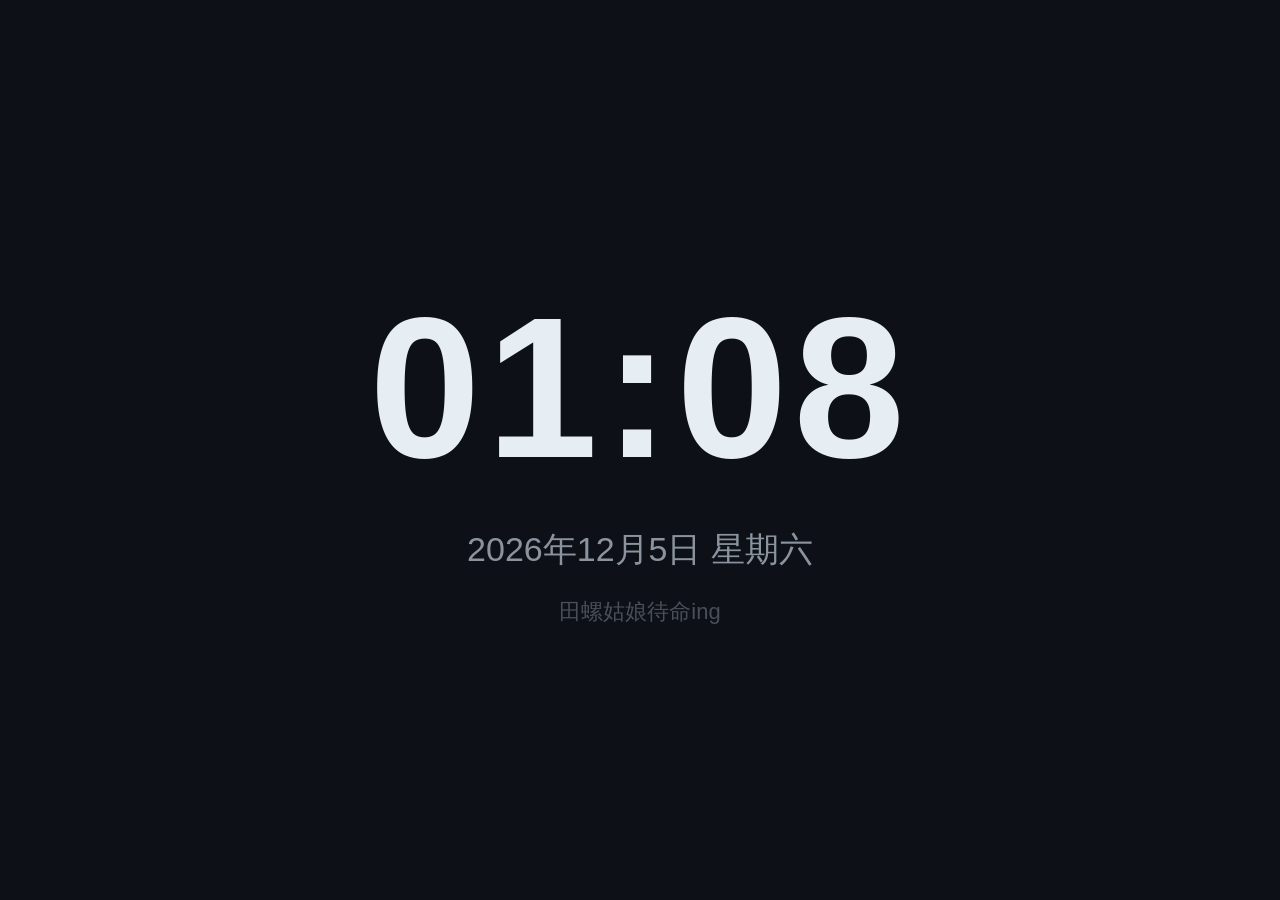
<file: web/index.html>
<!DOCTYPE html>
<html lang="zh-CN">
<head>
<meta charset="UTF-8">
<meta name="viewport" content="width=device-width, initial-scale=1.0">
<title>田螺姑娘</title>
<link rel="stylesheet" href="css/style.css?v=20261125b">
</head>
<body>
<!-- 待机时钟 -->
  <div id="view-clock" class="view">
    <div id="clock-time">--:--</div>
    <div id="clock-date">----年--月--日 星期-</div>
    <div id="clock-hint">田螺姑娘待命ing</div>
  </div>

  <!-- 卡片（fullscreen 或 banner 两种模式） -->
  <div id="view-card" class="view hidden">
    <div id="card-priority"></div>
    <div id="card-title"></div>
    <ul id="card-items"></ul>
  </div>

  <!-- 自定义网页（临时模态层，居中卡片；常驻页面请用 slot） -->
  <div id="view-html" class="view hidden">
    <div class="modal-mask"></div>
    <div class="temp-box">
      <iframe id="html-frame" sandbox="allow-scripts allow-same-origin" title="content"></iframe>
      <button id="temp-close" class="temp-close hidden" aria-label="关闭">×</button>
    </div>
  </div>

  <!-- 常驻页签 iframe 容器（slot 指令动态创建，各槽独立保活） -->
  <div id="slot-frames"></div>

  <!-- 图片（临时模态层，居中卡片） -->
  <div id="view-image" class="view hidden">
    <div class="modal-mask"></div>
    <div class="temp-box">
      <img id="image-img" alt="">
      <button id="temp-close-img" class="temp-close hidden" aria-label="关闭">×</button>
    </div>
  </div>

  <!-- 左侧页签栏（点按切换常驻槽）；连接徽标固定在栏底，不再悬浮遮挡内容 -->
  <div id="slot-bar" class="hidden">
    <div id="slot-list"></div>
    <div id="status" class="badge badge-off">未连接</div>
  </div>

  <!-- 播报字幕条 -->
  <div id="speak-bar" class="hidden"><span id="speak-text"></span></div>

  <!-- 聆听提示条 -->
  <div id="listen-bar" class="hidden">🎙 我在听，请讲……<span id="listen-count"></span></div>

  <!-- 熄屏遮罩 -->
  <div id="off-overlay" class="hidden"></div>

  <script src="vendor/mqtt.min.js"></script>
  <script src="js/config.js?v=20261124"></script>
  <script src="js/app.js?v=20261122ak"></script>
</body>
</html>
</file>
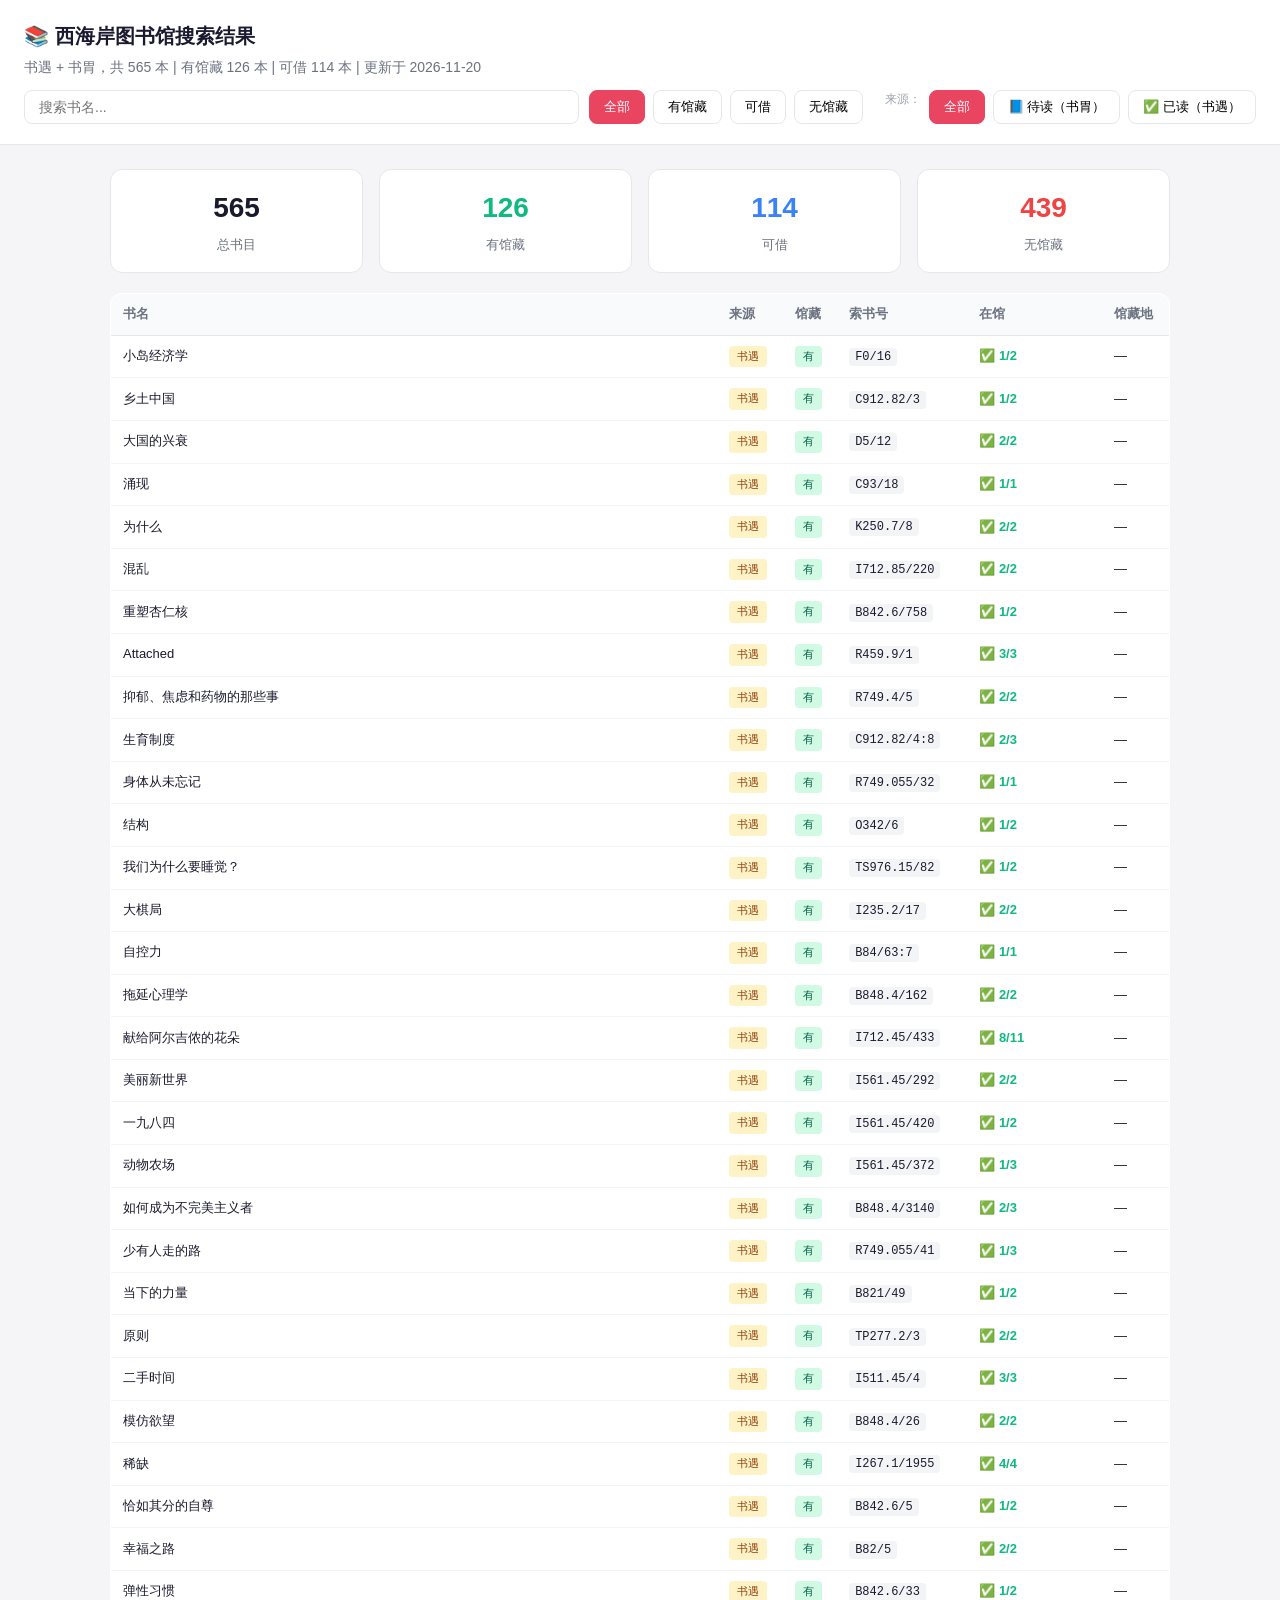
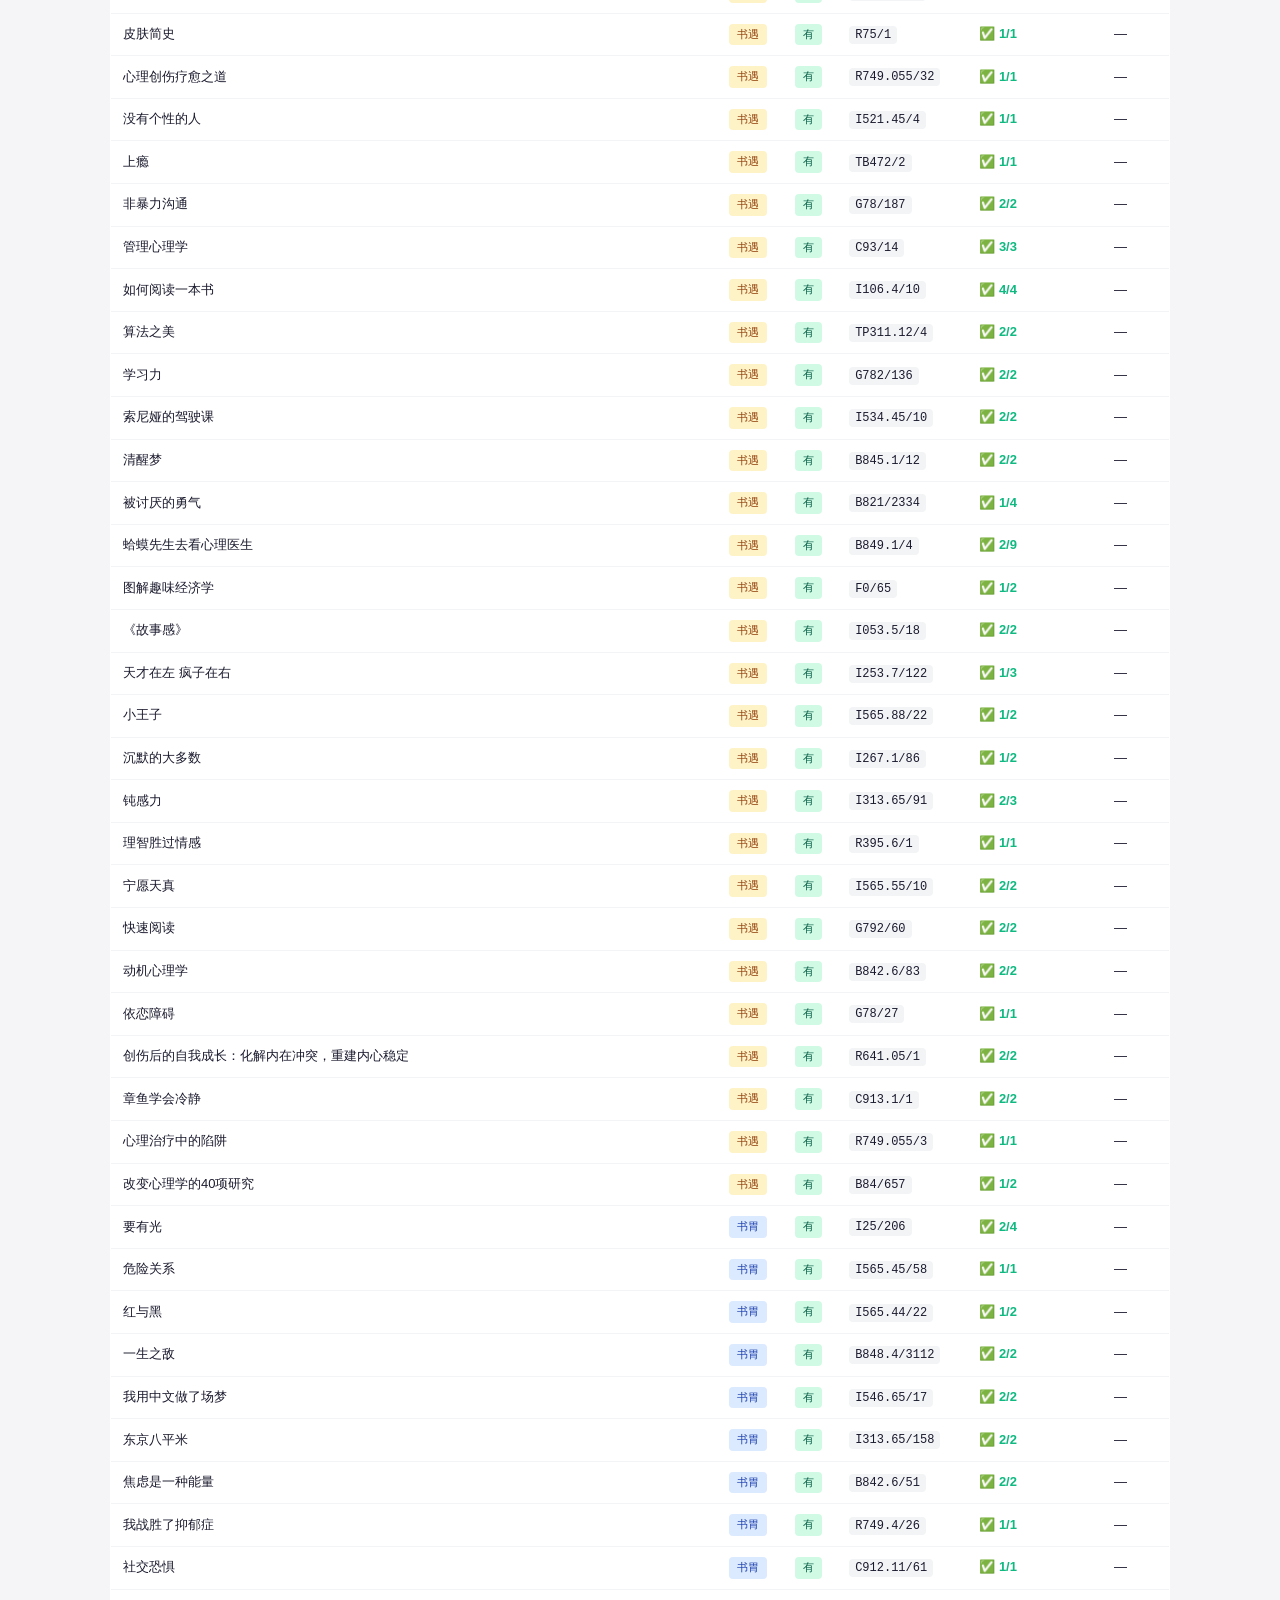
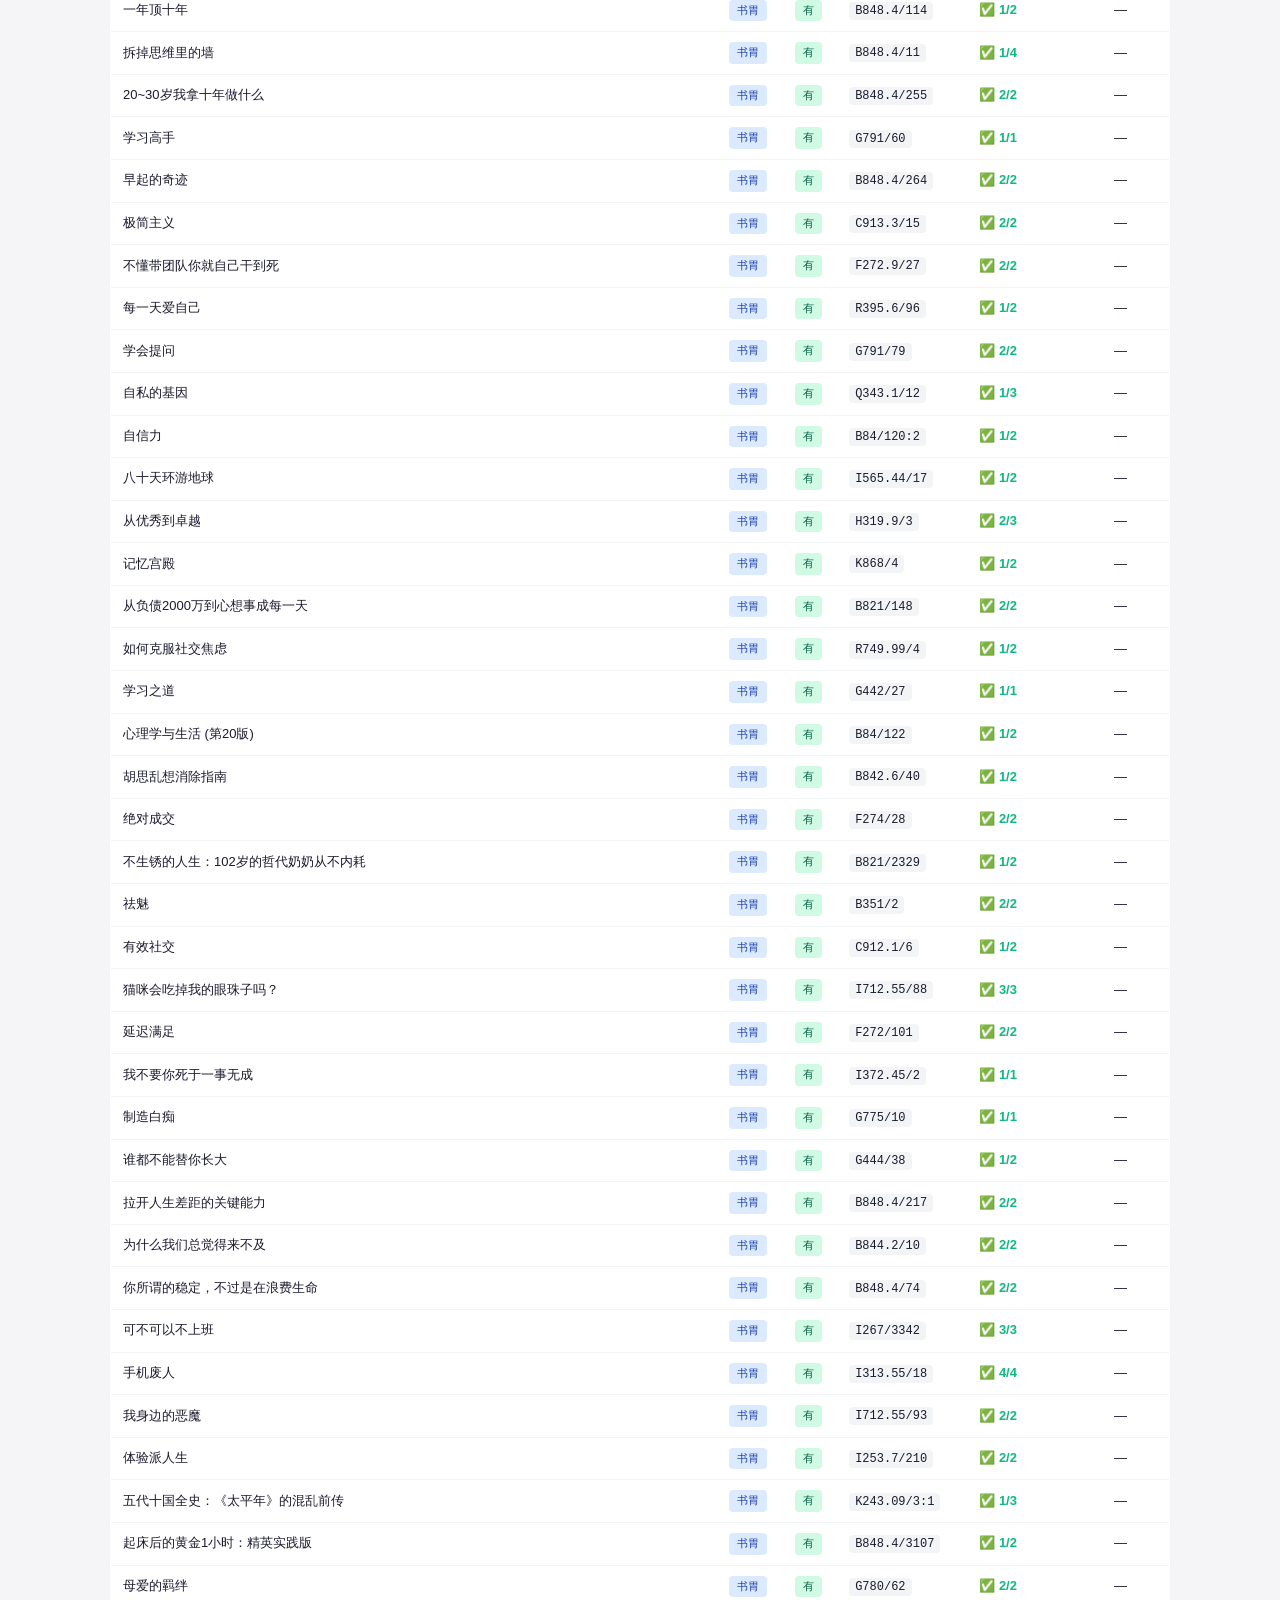
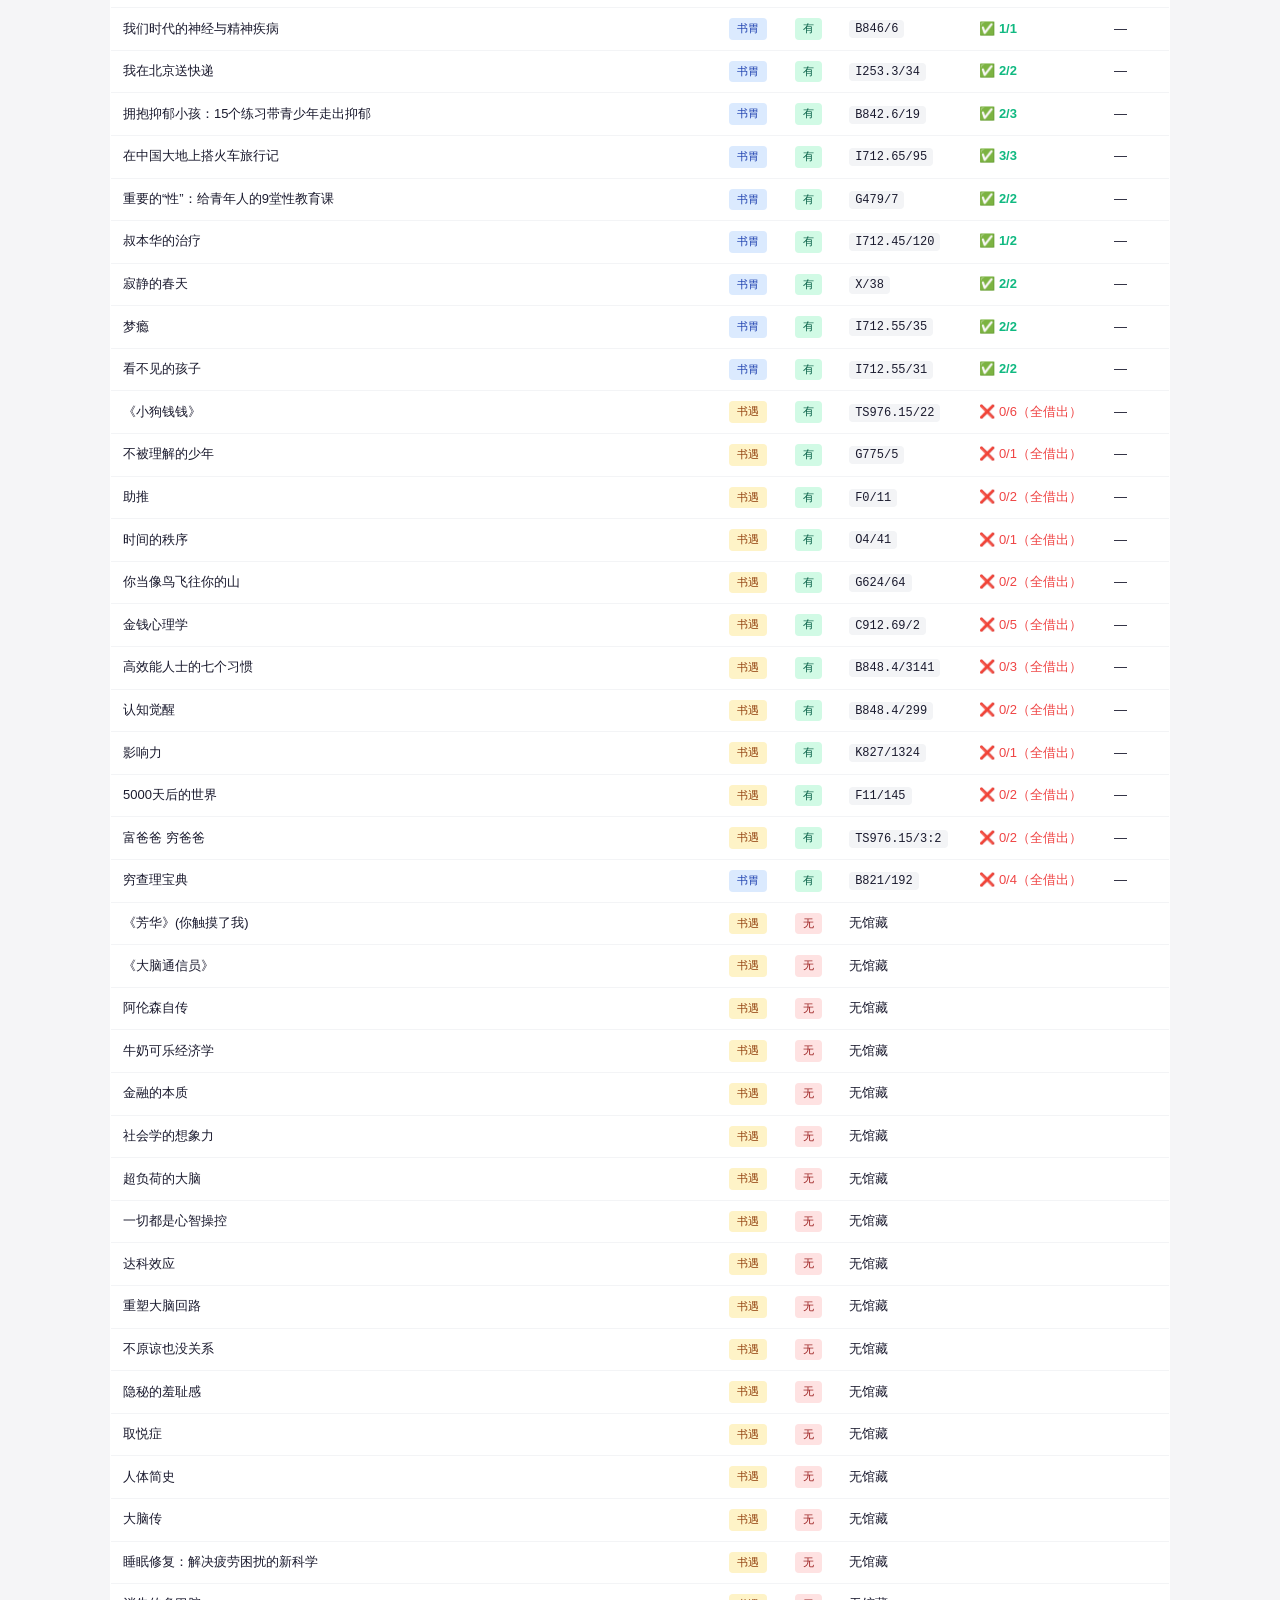
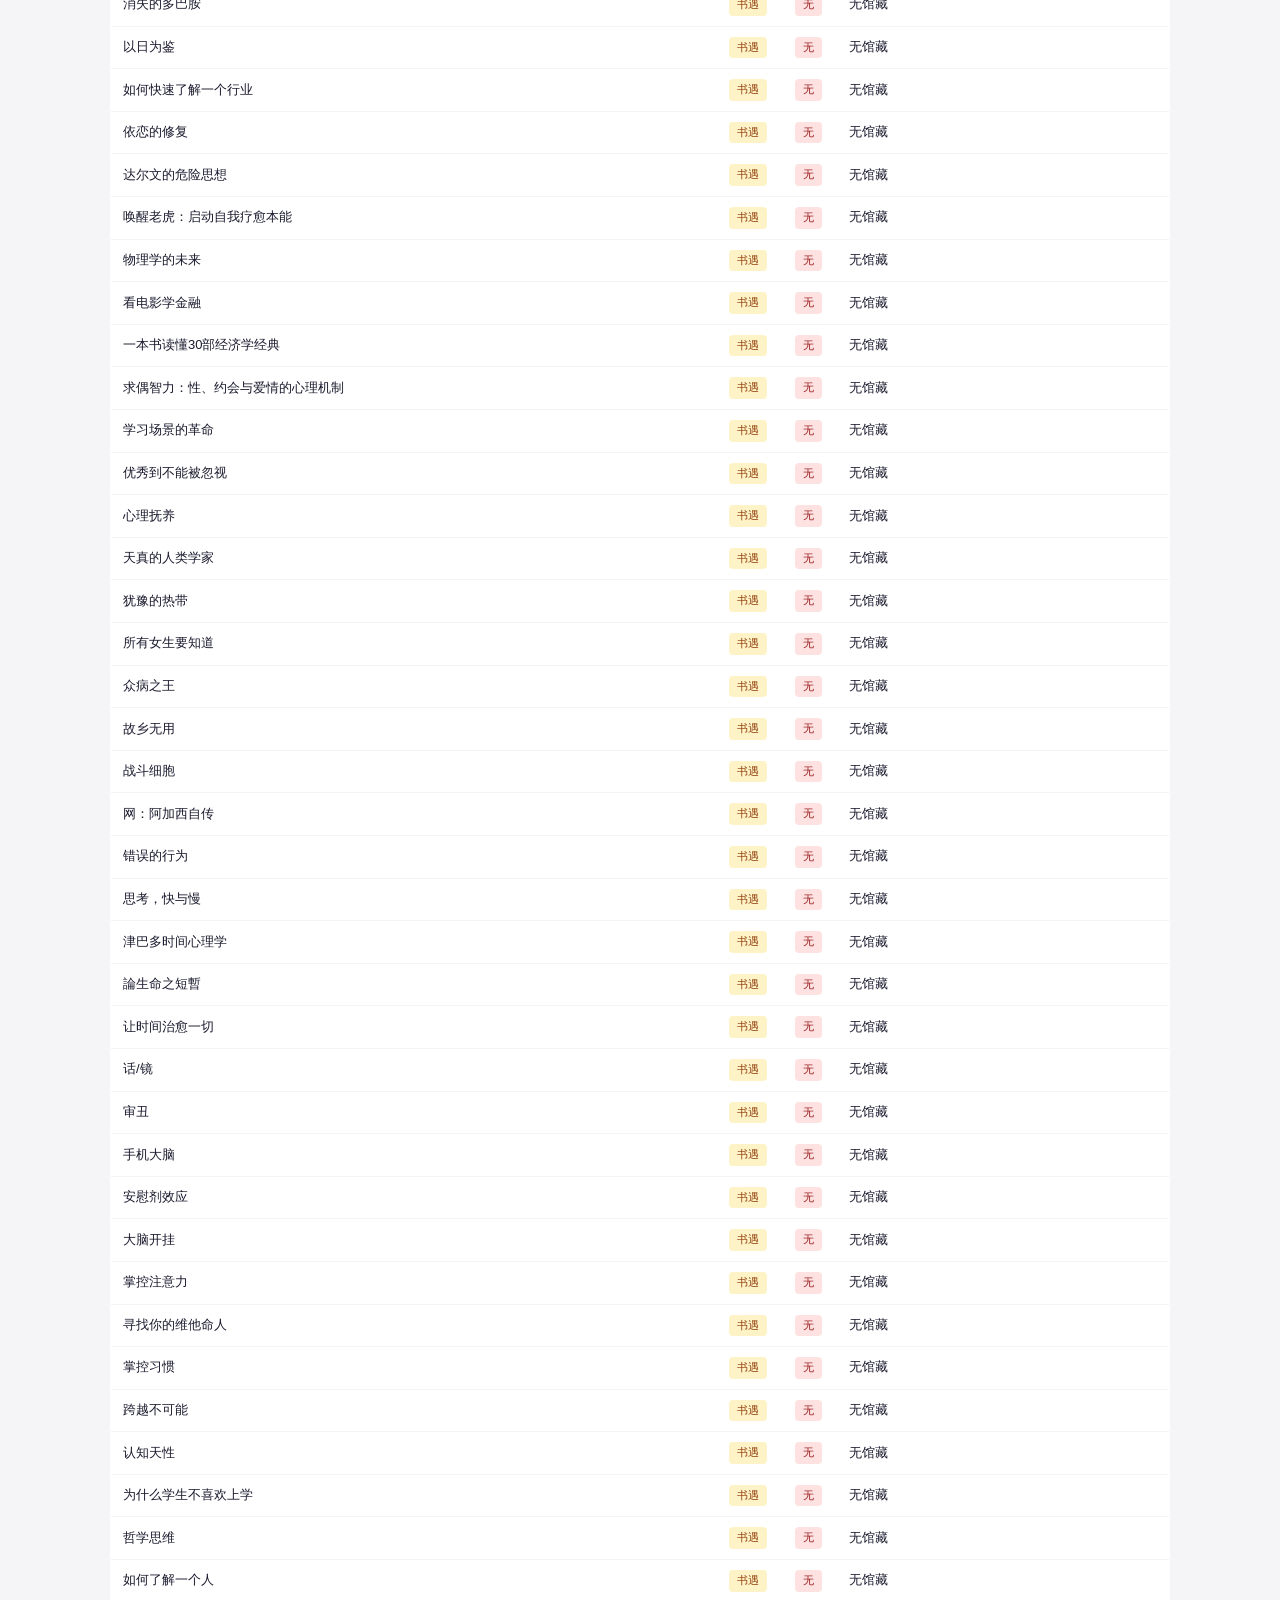
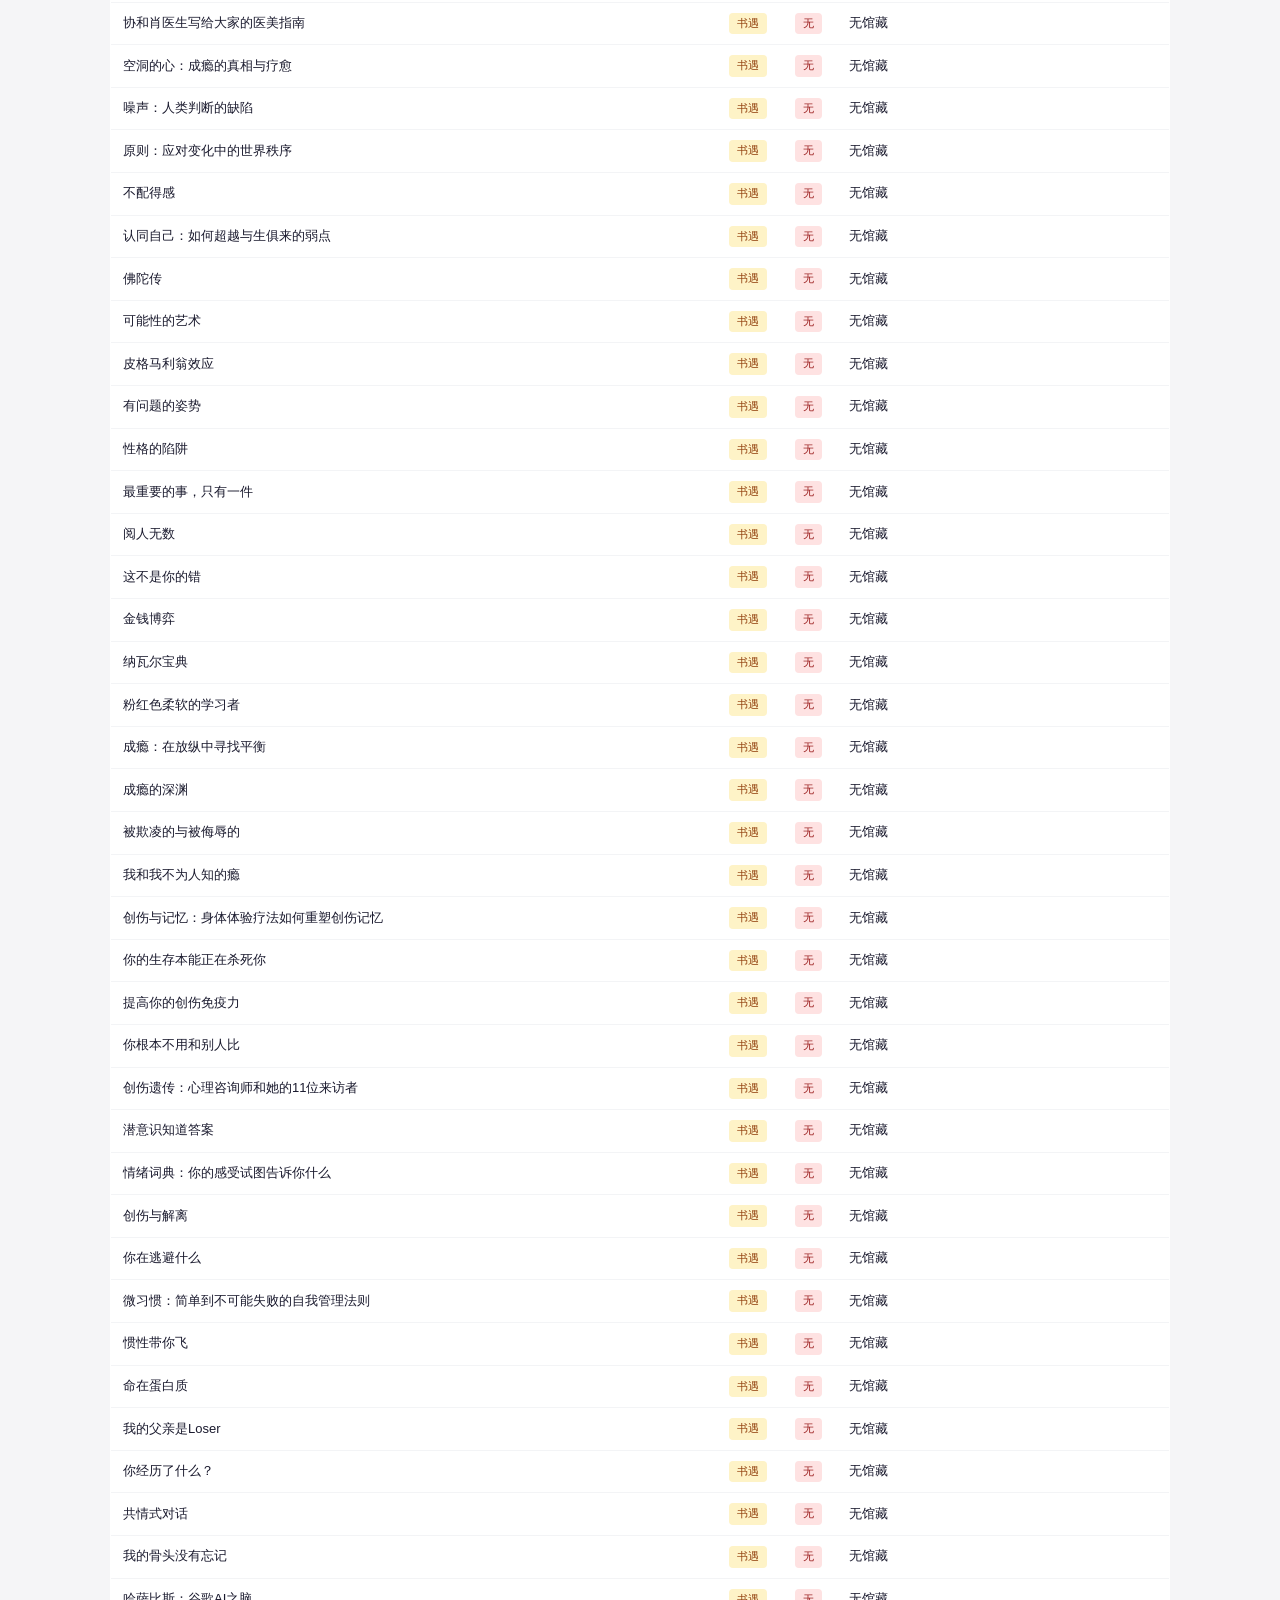
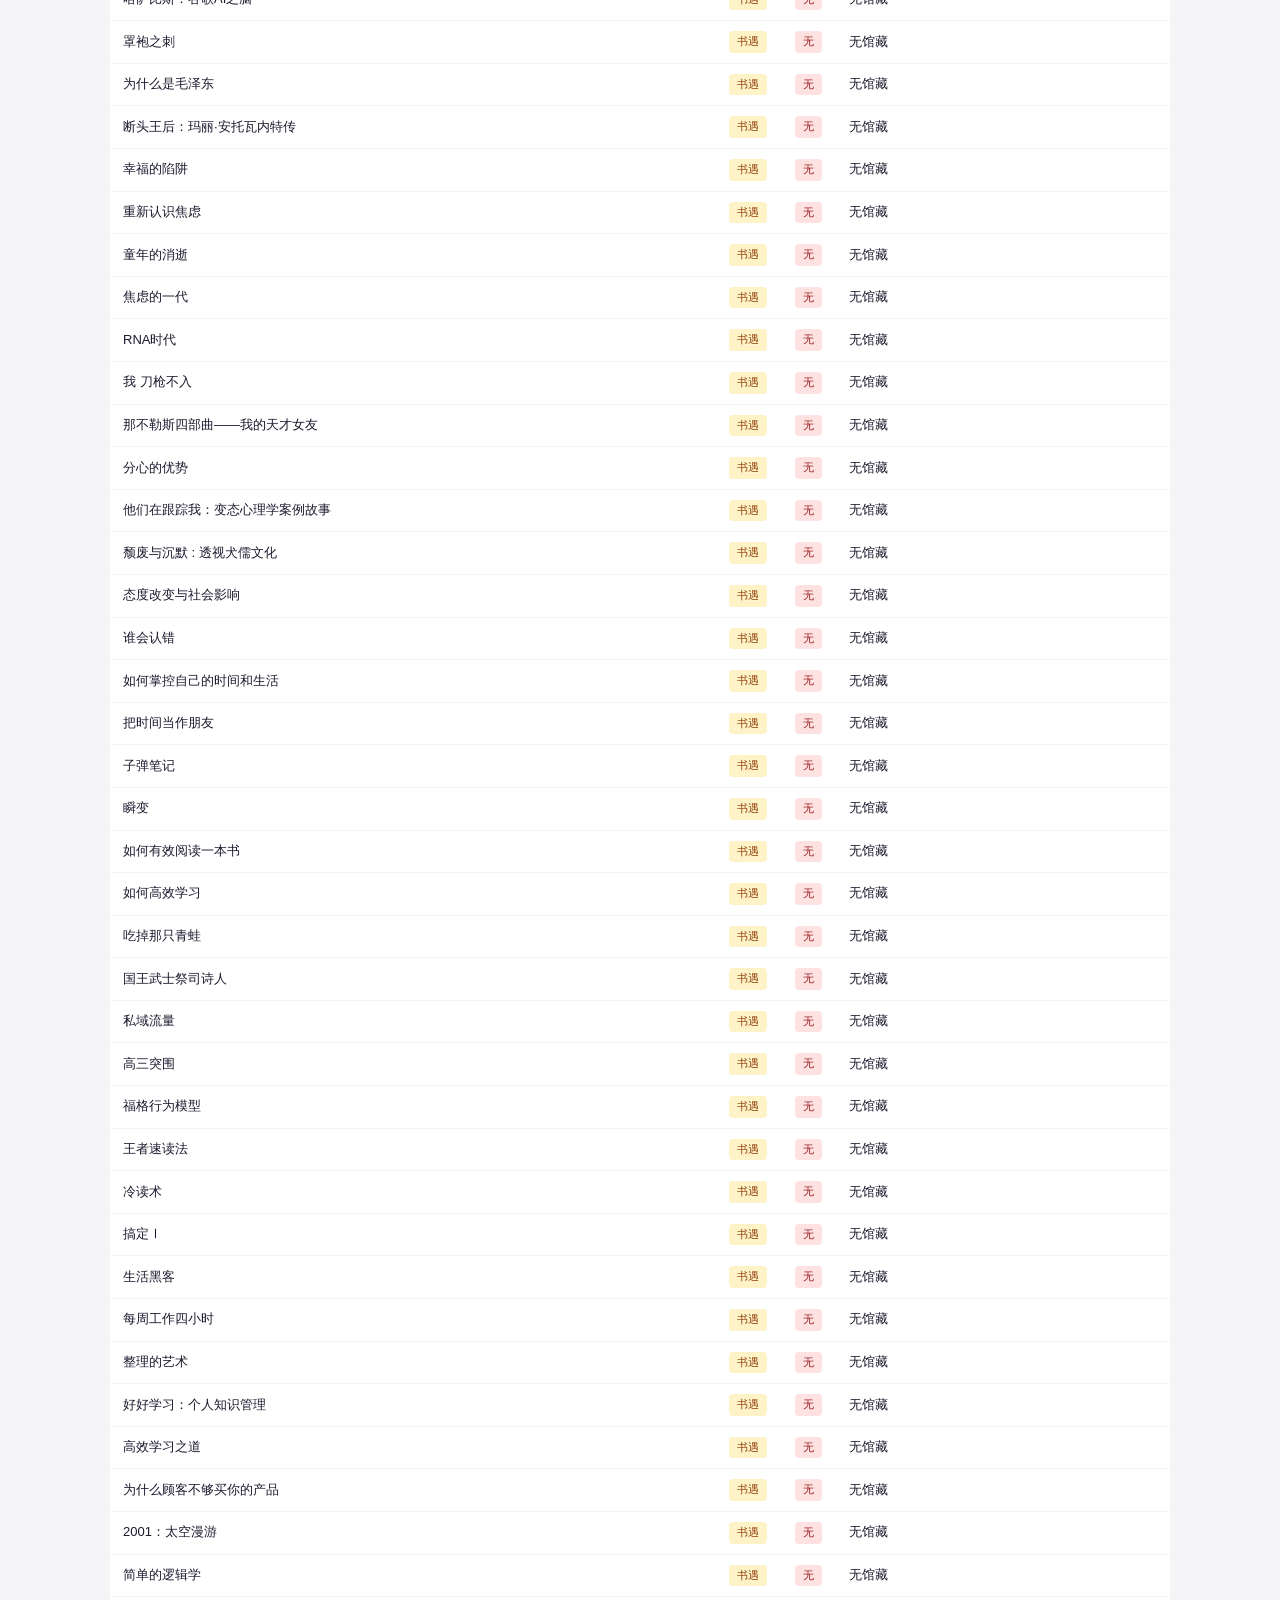
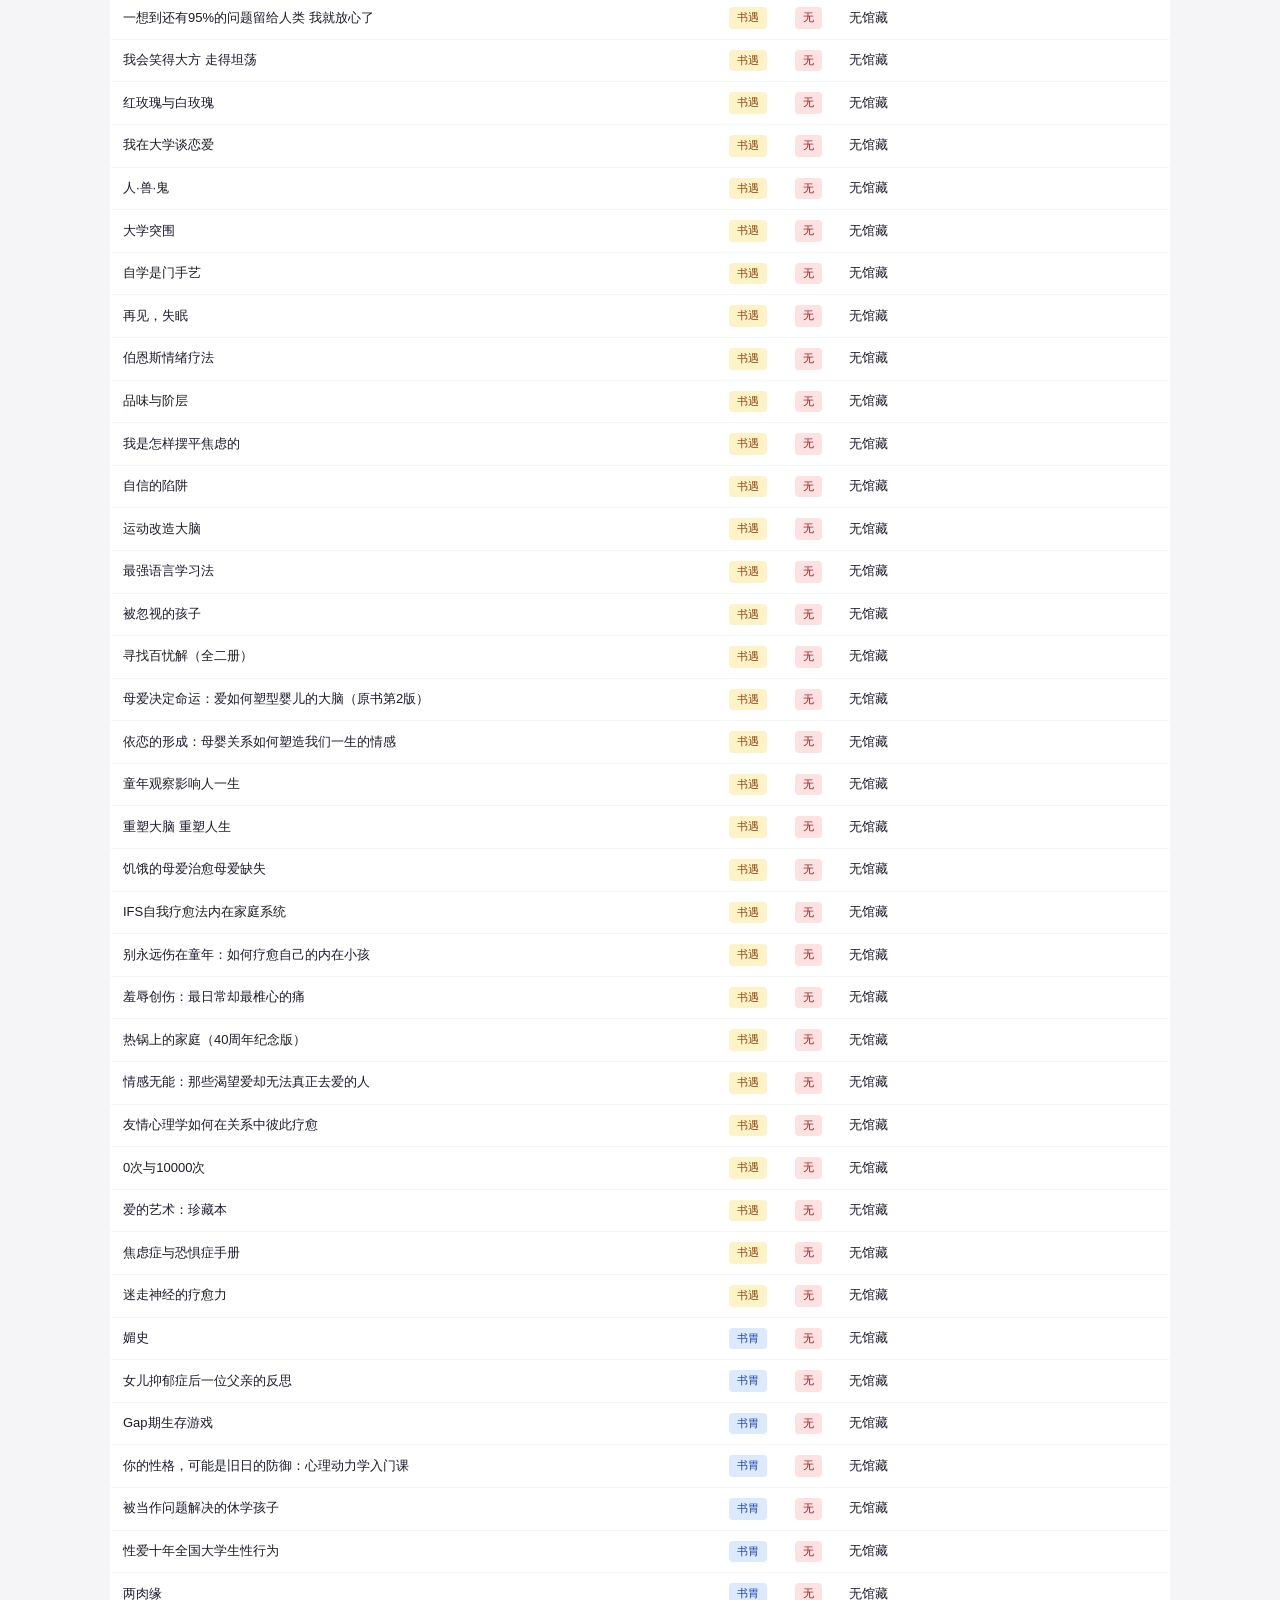
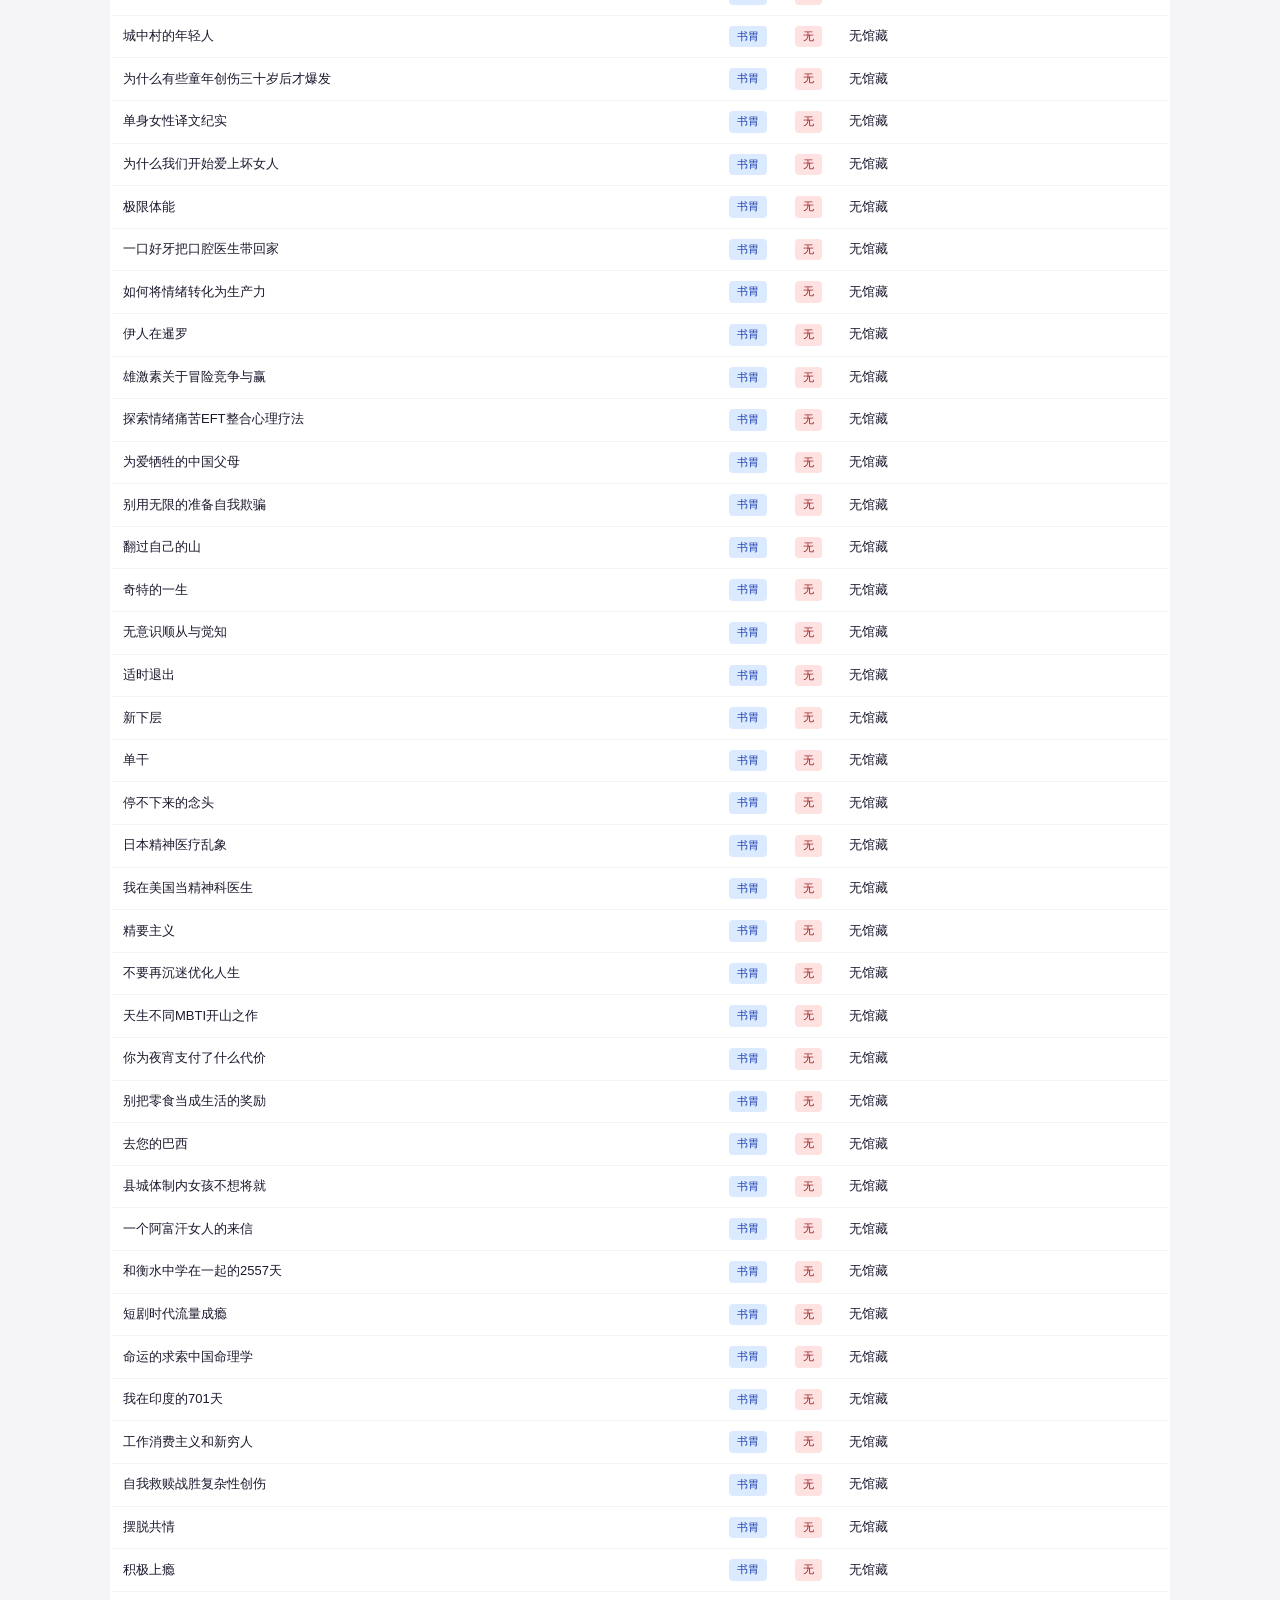
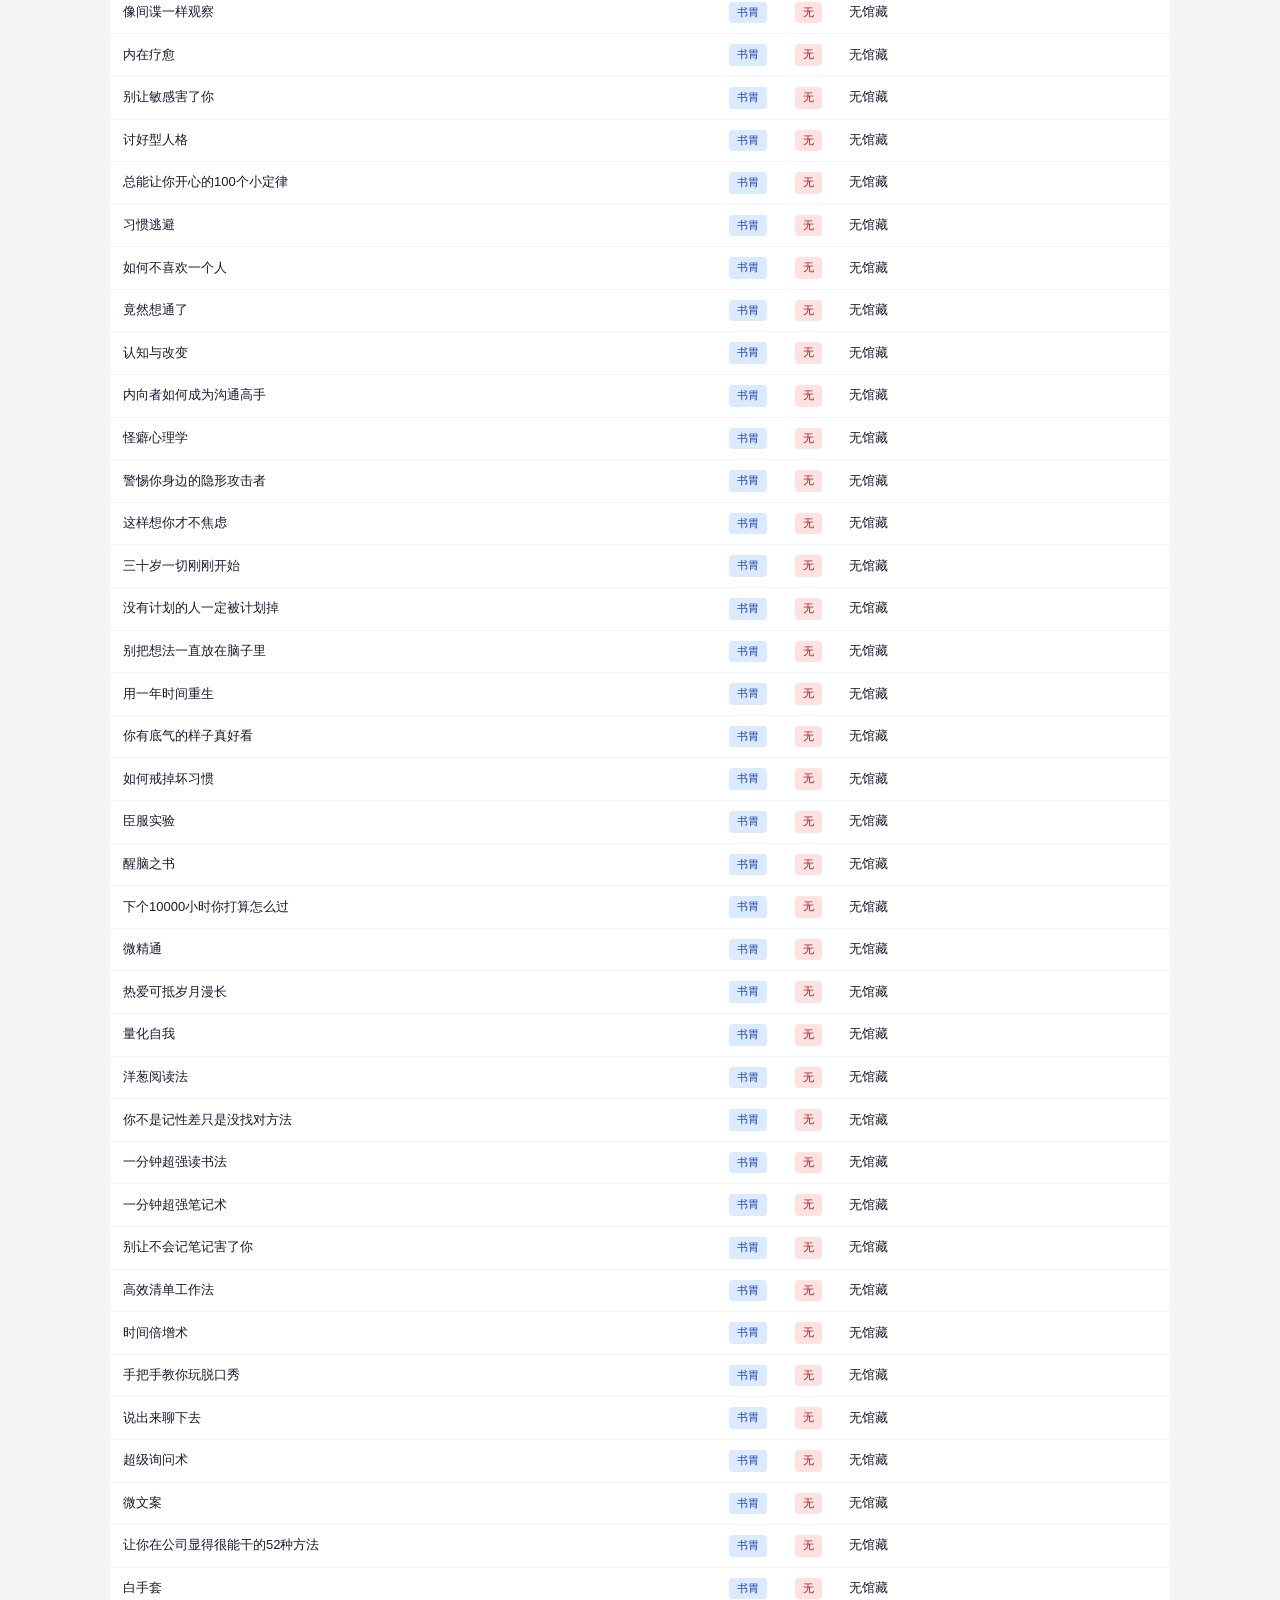
<file: lx-proxy/library.html>
<!DOCTYPE html>
<html lang="zh-CN">
<head>
<meta charset="UTF-8">
<meta name="viewport" content="width=device-width, initial-scale=1.0">
<title>图书馆搜索结果 - 西海岸图书馆</title>
<style>
* { margin:0; padding:0; box-sizing:border-box; }
body { font-family:-apple-system,sans-serif; background:#f5f5f7; color:#1a1a2e; line-height:1.6; }
.header { background:#fff; padding:20px 24px; border-bottom:1px solid #e5e7eb; position:sticky; top:0; z-index:100; }
.header h1 { font-size:20px; }
.header .sub { color:#6b7280; font-size:14px; margin-top:4px; }
.toolbar { margin-top:12px; display:flex; gap:10px; }
.search-bar { flex:1; }
.search-bar input { width:100%; padding:8px 14px; border:1px solid #e5e7eb; border-radius:8px; font-size:14px; }
.filter-bar { display:flex; gap:8px; }
.filter-btn { padding:6px 14px; border:1px solid #e5e7eb; border-radius:8px; background:#fff; cursor:pointer; font-size:13px; white-space:nowrap; }
.filter-btn.active { background:#e94560; color:#fff; border-color:#e94560; }
.main { max-width:1100px; margin:0 auto; padding:24px 20px; }
.summary { display:flex; gap:16px; margin-bottom:20px; flex-wrap:wrap; }
.stat { background:#fff; border-radius:12px; padding:16px 20px; border:1px solid #e5e7eb; flex:1; min-width:120px; text-align:center; }
.stat .num { font-size:28px; font-weight:700; }
.stat .label { font-size:13px; color:#6b7280; margin-top:4px; }
.stat.found .num { color:#10b981; }
.stat.notfound .num { color:#ef4444; }
.stat.avail .num { color:#3b82f6; }
table { width:100%; border-collapse:collapse; background:#fff; border-radius:12px; overflow:hidden; border:1px solid #e5e7eb; font-size:13px; }
th { background:#f9fafb; padding:10px 12px; text-align:left; color:#6b7280; font-weight:600; border-bottom:1px solid #e5e7eb; }
td { padding:10px 12px; border-bottom:1px solid #f3f4f6; }
tr:hover { background:#f9fafb; }
.tag { display:inline-block; padding:2px 8px; border-radius:4px; font-size:11px; font-weight:500; }
.tag-yes { background:#d1fae5; color:#065f46; }
.tag-no { background:#fee2e2; color:#991b1b; }
.tag-queue { background:#dbeafe; color:#1e40af; }
.tag-shuyu { background:#fef3c7; color:#92400e; }
.callno { font-family:monospace; background:#f3f4f6; padding:2px 6px; border-radius:4px; font-size:12px; }
.available { color:#10b981; font-weight:600; }
.unavailable { color:#ef4444; }
</style>
</head>
<body>
<div class="header">
  <h1>📚 西海岸图书馆搜索结果</h1>
  <div class="sub">书遇 + 书胃，共 565 本 | 有馆藏 126 本 | 可借 114 本 | 更新于 2026-11-20</div>
  <div class="toolbar">
    <div class="search-bar"><input type="text" id="search" placeholder="搜索书名..." oninput="filterTable()"></div>
    <div class="filter-bar">
      <button class="filter-btn active" onclick="setFilter('all', this)">全部</button>
      <button class="filter-btn" onclick="setFilter('found', this)">有馆藏</button>
      <button class="filter-btn" onclick="setFilter('avail', this)">可借</button>
      <button class="filter-btn" onclick="setFilter('notfound', this)">无馆藏</button>
      <span style="margin-left:14px;color:#9ca3af;font-size:12px">来源：</span>
      <button class="filter-btn src-btn active" onclick="setSrc('all', this)">全部</button>
      <button class="filter-btn src-btn" onclick="setSrc('queue', this)">📘 待读（书胃）</button>
      <button class="filter-btn src-btn" onclick="setSrc('shuyu', this)">✅ 已读（书遇）</button>
    </div>
  </div>
</div>
<div class="main">
  <div class="summary">
    <div class="stat"><div class="num">565</div><div class="label">总书目</div></div>
    <div class="stat found"><div class="num">126</div><div class="label">有馆藏</div></div>
    <div class="stat avail"><div class="num">114</div><div class="label">可借</div></div>
    <div class="stat notfound"><div class="num">439</div><div class="label">无馆藏</div></div>
  </div>
  <table id="dataTable">
    <thead><tr>
      <th>书名</th><th>来源</th><th>馆藏</th><th>索书号</th><th>在馆</th><th>馆藏地</th>
    </tr></thead>
    <tbody>
<tr class="row found"><td>小岛经济学</td><td><span class="tag tag-shuyu">书遇</span></td><td><span class="tag tag-yes">有</span></td><td><span class="callno">F0/16</span></td><td class="available">✅ 1/2</td><td>—</td></tr>
<tr class="row found"><td>乡土中国</td><td><span class="tag tag-shuyu">书遇</span></td><td><span class="tag tag-yes">有</span></td><td><span class="callno">C912.82/3</span></td><td class="available">✅ 1/2</td><td>—</td></tr>
<tr class="row found"><td>大国的兴衰</td><td><span class="tag tag-shuyu">书遇</span></td><td><span class="tag tag-yes">有</span></td><td><span class="callno">D5/12</span></td><td class="available">✅ 2/2</td><td>—</td></tr>
<tr class="row found"><td>涌现</td><td><span class="tag tag-shuyu">书遇</span></td><td><span class="tag tag-yes">有</span></td><td><span class="callno">C93/18</span></td><td class="available">✅ 1/1</td><td>—</td></tr>
<tr class="row found"><td>为什么</td><td><span class="tag tag-shuyu">书遇</span></td><td><span class="tag tag-yes">有</span></td><td><span class="callno">K250.7/8</span></td><td class="available">✅ 2/2</td><td>—</td></tr>
<tr class="row found"><td>混乱</td><td><span class="tag tag-shuyu">书遇</span></td><td><span class="tag tag-yes">有</span></td><td><span class="callno">I712.85/220</span></td><td class="available">✅ 2/2</td><td>—</td></tr>
<tr class="row found"><td>重塑杏仁核</td><td><span class="tag tag-shuyu">书遇</span></td><td><span class="tag tag-yes">有</span></td><td><span class="callno">B842.6/758</span></td><td class="available">✅ 1/2</td><td>—</td></tr>
<tr class="row found"><td>Attached</td><td><span class="tag tag-shuyu">书遇</span></td><td><span class="tag tag-yes">有</span></td><td><span class="callno">R459.9/1</span></td><td class="available">✅ 3/3</td><td>—</td></tr>
<tr class="row found"><td>抑郁、焦虑和药物的那些事</td><td><span class="tag tag-shuyu">书遇</span></td><td><span class="tag tag-yes">有</span></td><td><span class="callno">R749.4/5</span></td><td class="available">✅ 2/2</td><td>—</td></tr>
<tr class="row found"><td>生育制度</td><td><span class="tag tag-shuyu">书遇</span></td><td><span class="tag tag-yes">有</span></td><td><span class="callno">C912.82/4:8</span></td><td class="available">✅ 2/3</td><td>—</td></tr>
<tr class="row found"><td>身体从未忘记</td><td><span class="tag tag-shuyu">书遇</span></td><td><span class="tag tag-yes">有</span></td><td><span class="callno">R749.055/32</span></td><td class="available">✅ 1/1</td><td>—</td></tr>
<tr class="row found"><td>结构</td><td><span class="tag tag-shuyu">书遇</span></td><td><span class="tag tag-yes">有</span></td><td><span class="callno">O342/6</span></td><td class="available">✅ 1/2</td><td>—</td></tr>
<tr class="row found"><td>我们为什么要睡觉？</td><td><span class="tag tag-shuyu">书遇</span></td><td><span class="tag tag-yes">有</span></td><td><span class="callno">TS976.15/82</span></td><td class="available">✅ 1/2</td><td>—</td></tr>
<tr class="row found"><td>大棋局</td><td><span class="tag tag-shuyu">书遇</span></td><td><span class="tag tag-yes">有</span></td><td><span class="callno">I235.2/17</span></td><td class="available">✅ 2/2</td><td>—</td></tr>
<tr class="row found"><td>自控力</td><td><span class="tag tag-shuyu">书遇</span></td><td><span class="tag tag-yes">有</span></td><td><span class="callno">B84/63:7</span></td><td class="available">✅ 1/1</td><td>—</td></tr>
<tr class="row found"><td>拖延心理学</td><td><span class="tag tag-shuyu">书遇</span></td><td><span class="tag tag-yes">有</span></td><td><span class="callno">B848.4/162</span></td><td class="available">✅ 2/2</td><td>—</td></tr>
<tr class="row found"><td>献给阿尔吉侬的花朵</td><td><span class="tag tag-shuyu">书遇</span></td><td><span class="tag tag-yes">有</span></td><td><span class="callno">I712.45/433</span></td><td class="available">✅ 8/11</td><td>—</td></tr>
<tr class="row found"><td>美丽新世界</td><td><span class="tag tag-shuyu">书遇</span></td><td><span class="tag tag-yes">有</span></td><td><span class="callno">I561.45/292</span></td><td class="available">✅ 2/2</td><td>—</td></tr>
<tr class="row found"><td>一九八四</td><td><span class="tag tag-shuyu">书遇</span></td><td><span class="tag tag-yes">有</span></td><td><span class="callno">I561.45/420</span></td><td class="available">✅ 1/2</td><td>—</td></tr>
<tr class="row found"><td>动物农场</td><td><span class="tag tag-shuyu">书遇</span></td><td><span class="tag tag-yes">有</span></td><td><span class="callno">I561.45/372</span></td><td class="available">✅ 1/3</td><td>—</td></tr>
<tr class="row found"><td>如何成为不完美主义者</td><td><span class="tag tag-shuyu">书遇</span></td><td><span class="tag tag-yes">有</span></td><td><span class="callno">B848.4/3140</span></td><td class="available">✅ 2/3</td><td>—</td></tr>
<tr class="row found"><td>少有人走的路</td><td><span class="tag tag-shuyu">书遇</span></td><td><span class="tag tag-yes">有</span></td><td><span class="callno">R749.055/41</span></td><td class="available">✅ 1/3</td><td>—</td></tr>
<tr class="row found"><td>当下的力量</td><td><span class="tag tag-shuyu">书遇</span></td><td><span class="tag tag-yes">有</span></td><td><span class="callno">B821/49</span></td><td class="available">✅ 1/2</td><td>—</td></tr>
<tr class="row found"><td>原则</td><td><span class="tag tag-shuyu">书遇</span></td><td><span class="tag tag-yes">有</span></td><td><span class="callno">TP277.2/3</span></td><td class="available">✅ 2/2</td><td>—</td></tr>
<tr class="row found"><td>二手时间</td><td><span class="tag tag-shuyu">书遇</span></td><td><span class="tag tag-yes">有</span></td><td><span class="callno">I511.45/4</span></td><td class="available">✅ 3/3</td><td>—</td></tr>
<tr class="row found"><td>模仿欲望</td><td><span class="tag tag-shuyu">书遇</span></td><td><span class="tag tag-yes">有</span></td><td><span class="callno">B848.4/26</span></td><td class="available">✅ 2/2</td><td>—</td></tr>
<tr class="row found"><td>稀缺</td><td><span class="tag tag-shuyu">书遇</span></td><td><span class="tag tag-yes">有</span></td><td><span class="callno">I267.1/1955</span></td><td class="available">✅ 4/4</td><td>—</td></tr>
<tr class="row found"><td>恰如其分的自尊</td><td><span class="tag tag-shuyu">书遇</span></td><td><span class="tag tag-yes">有</span></td><td><span class="callno">B842.6/5</span></td><td class="available">✅ 1/2</td><td>—</td></tr>
<tr class="row found"><td>幸福之路</td><td><span class="tag tag-shuyu">书遇</span></td><td><span class="tag tag-yes">有</span></td><td><span class="callno">B82/5</span></td><td class="available">✅ 2/2</td><td>—</td></tr>
<tr class="row found"><td>弹性习惯</td><td><span class="tag tag-shuyu">书遇</span></td><td><span class="tag tag-yes">有</span></td><td><span class="callno">B842.6/33</span></td><td class="available">✅ 1/2</td><td>—</td></tr>
<tr class="row found"><td>皮肤简史</td><td><span class="tag tag-shuyu">书遇</span></td><td><span class="tag tag-yes">有</span></td><td><span class="callno">R75/1</span></td><td class="available">✅ 1/1</td><td>—</td></tr>
<tr class="row found"><td>心理创伤疗愈之道</td><td><span class="tag tag-shuyu">书遇</span></td><td><span class="tag tag-yes">有</span></td><td><span class="callno">R749.055/32</span></td><td class="available">✅ 1/1</td><td>—</td></tr>
<tr class="row found"><td>没有个性的人</td><td><span class="tag tag-shuyu">书遇</span></td><td><span class="tag tag-yes">有</span></td><td><span class="callno">I521.45/4</span></td><td class="available">✅ 1/1</td><td>—</td></tr>
<tr class="row found"><td>上瘾</td><td><span class="tag tag-shuyu">书遇</span></td><td><span class="tag tag-yes">有</span></td><td><span class="callno">TB472/2</span></td><td class="available">✅ 1/1</td><td>—</td></tr>
<tr class="row found"><td>非暴力沟通</td><td><span class="tag tag-shuyu">书遇</span></td><td><span class="tag tag-yes">有</span></td><td><span class="callno">G78/187</span></td><td class="available">✅ 2/2</td><td>—</td></tr>
<tr class="row found"><td>管理心理学</td><td><span class="tag tag-shuyu">书遇</span></td><td><span class="tag tag-yes">有</span></td><td><span class="callno">C93/14</span></td><td class="available">✅ 3/3</td><td>—</td></tr>
<tr class="row found"><td>如何阅读一本书</td><td><span class="tag tag-shuyu">书遇</span></td><td><span class="tag tag-yes">有</span></td><td><span class="callno">I106.4/10</span></td><td class="available">✅ 4/4</td><td>—</td></tr>
<tr class="row found"><td>算法之美</td><td><span class="tag tag-shuyu">书遇</span></td><td><span class="tag tag-yes">有</span></td><td><span class="callno">TP311.12/4</span></td><td class="available">✅ 2/2</td><td>—</td></tr>
<tr class="row found"><td>学习力</td><td><span class="tag tag-shuyu">书遇</span></td><td><span class="tag tag-yes">有</span></td><td><span class="callno">G782/136</span></td><td class="available">✅ 2/2</td><td>—</td></tr>
<tr class="row found"><td>索尼娅的驾驶课</td><td><span class="tag tag-shuyu">书遇</span></td><td><span class="tag tag-yes">有</span></td><td><span class="callno">I534.45/10</span></td><td class="available">✅ 2/2</td><td>—</td></tr>
<tr class="row found"><td>清醒梦 </td><td><span class="tag tag-shuyu">书遇</span></td><td><span class="tag tag-yes">有</span></td><td><span class="callno">B845.1/12</span></td><td class="available">✅ 2/2</td><td>—</td></tr>
<tr class="row found"><td>被讨厌的勇气</td><td><span class="tag tag-shuyu">书遇</span></td><td><span class="tag tag-yes">有</span></td><td><span class="callno">B821/2334</span></td><td class="available">✅ 1/4</td><td>—</td></tr>
<tr class="row found"><td>蛤蟆先生去看心理医生</td><td><span class="tag tag-shuyu">书遇</span></td><td><span class="tag tag-yes">有</span></td><td><span class="callno">B849.1/4</span></td><td class="available">✅ 2/9</td><td>—</td></tr>
<tr class="row found"><td>图解趣味经济学</td><td><span class="tag tag-shuyu">书遇</span></td><td><span class="tag tag-yes">有</span></td><td><span class="callno">F0/65</span></td><td class="available">✅ 1/2</td><td>—</td></tr>
<tr class="row found"><td>《故事感》</td><td><span class="tag tag-shuyu">书遇</span></td><td><span class="tag tag-yes">有</span></td><td><span class="callno">I053.5/18</span></td><td class="available">✅ 2/2</td><td>—</td></tr>
<tr class="row found"><td>天才在左 疯子在右</td><td><span class="tag tag-shuyu">书遇</span></td><td><span class="tag tag-yes">有</span></td><td><span class="callno">I253.7/122</span></td><td class="available">✅ 1/3</td><td>—</td></tr>
<tr class="row found"><td>小王子</td><td><span class="tag tag-shuyu">书遇</span></td><td><span class="tag tag-yes">有</span></td><td><span class="callno">I565.88/22</span></td><td class="available">✅ 1/2</td><td>—</td></tr>
<tr class="row found"><td>沉默的大多数</td><td><span class="tag tag-shuyu">书遇</span></td><td><span class="tag tag-yes">有</span></td><td><span class="callno">I267.1/86</span></td><td class="available">✅ 1/2</td><td>—</td></tr>
<tr class="row found"><td>钝感力</td><td><span class="tag tag-shuyu">书遇</span></td><td><span class="tag tag-yes">有</span></td><td><span class="callno">I313.65/91</span></td><td class="available">✅ 2/3</td><td>—</td></tr>
<tr class="row found"><td>理智胜过情感</td><td><span class="tag tag-shuyu">书遇</span></td><td><span class="tag tag-yes">有</span></td><td><span class="callno">R395.6/1</span></td><td class="available">✅ 1/1</td><td>—</td></tr>
<tr class="row found"><td>宁愿天真</td><td><span class="tag tag-shuyu">书遇</span></td><td><span class="tag tag-yes">有</span></td><td><span class="callno">I565.55/10</span></td><td class="available">✅ 2/2</td><td>—</td></tr>
<tr class="row found"><td>快速阅读</td><td><span class="tag tag-shuyu">书遇</span></td><td><span class="tag tag-yes">有</span></td><td><span class="callno">G792/60</span></td><td class="available">✅ 2/2</td><td>—</td></tr>
<tr class="row found"><td>动机心理学</td><td><span class="tag tag-shuyu">书遇</span></td><td><span class="tag tag-yes">有</span></td><td><span class="callno">B842.6/83</span></td><td class="available">✅ 2/2</td><td>—</td></tr>
<tr class="row found"><td>依恋障碍</td><td><span class="tag tag-shuyu">书遇</span></td><td><span class="tag tag-yes">有</span></td><td><span class="callno">G78/27</span></td><td class="available">✅ 1/1</td><td>—</td></tr>
<tr class="row found"><td>创伤后的自我成长：化解内在冲突，重建内心稳定</td><td><span class="tag tag-shuyu">书遇</span></td><td><span class="tag tag-yes">有</span></td><td><span class="callno">R641.05/1</span></td><td class="available">✅ 2/2</td><td>—</td></tr>
<tr class="row found"><td>章鱼学会冷静</td><td><span class="tag tag-shuyu">书遇</span></td><td><span class="tag tag-yes">有</span></td><td><span class="callno">C913.1/1</span></td><td class="available">✅ 2/2</td><td>—</td></tr>
<tr class="row found"><td>心理治疗中的陷阱</td><td><span class="tag tag-shuyu">书遇</span></td><td><span class="tag tag-yes">有</span></td><td><span class="callno">R749.055/3</span></td><td class="available">✅ 1/1</td><td>—</td></tr>
<tr class="row found"><td>改变心理学的40项研究</td><td><span class="tag tag-shuyu">书遇</span></td><td><span class="tag tag-yes">有</span></td><td><span class="callno">B84/657</span></td><td class="available">✅ 1/2</td><td>—</td></tr>
<tr class="row found"><td>要有光</td><td><span class="tag tag-queue">书胃</span></td><td><span class="tag tag-yes">有</span></td><td><span class="callno">I25/206</span></td><td class="available">✅ 2/4</td><td>—</td></tr>
<tr class="row found"><td>危险关系</td><td><span class="tag tag-queue">书胃</span></td><td><span class="tag tag-yes">有</span></td><td><span class="callno">I565.45/58</span></td><td class="available">✅ 1/1</td><td>—</td></tr>
<tr class="row found"><td>红与黑</td><td><span class="tag tag-queue">书胃</span></td><td><span class="tag tag-yes">有</span></td><td><span class="callno">I565.44/22</span></td><td class="available">✅ 1/2</td><td>—</td></tr>
<tr class="row found"><td>一生之敌</td><td><span class="tag tag-queue">书胃</span></td><td><span class="tag tag-yes">有</span></td><td><span class="callno">B848.4/3112</span></td><td class="available">✅ 2/2</td><td>—</td></tr>
<tr class="row found"><td>我用中文做了场梦</td><td><span class="tag tag-queue">书胃</span></td><td><span class="tag tag-yes">有</span></td><td><span class="callno">I546.65/17</span></td><td class="available">✅ 2/2</td><td>—</td></tr>
<tr class="row found"><td>东京八平米</td><td><span class="tag tag-queue">书胃</span></td><td><span class="tag tag-yes">有</span></td><td><span class="callno">I313.65/158</span></td><td class="available">✅ 2/2</td><td>—</td></tr>
<tr class="row found"><td>焦虑是一种能量</td><td><span class="tag tag-queue">书胃</span></td><td><span class="tag tag-yes">有</span></td><td><span class="callno">B842.6/51</span></td><td class="available">✅ 2/2</td><td>—</td></tr>
<tr class="row found"><td>我战胜了抑郁症</td><td><span class="tag tag-queue">书胃</span></td><td><span class="tag tag-yes">有</span></td><td><span class="callno">R749.4/26</span></td><td class="available">✅ 1/1</td><td>—</td></tr>
<tr class="row found"><td>社交恐惧</td><td><span class="tag tag-queue">书胃</span></td><td><span class="tag tag-yes">有</span></td><td><span class="callno">C912.11/61</span></td><td class="available">✅ 1/1</td><td>—</td></tr>
<tr class="row found"><td>一年顶十年</td><td><span class="tag tag-queue">书胃</span></td><td><span class="tag tag-yes">有</span></td><td><span class="callno">B848.4/114</span></td><td class="available">✅ 1/2</td><td>—</td></tr>
<tr class="row found"><td>拆掉思维里的墙</td><td><span class="tag tag-queue">书胃</span></td><td><span class="tag tag-yes">有</span></td><td><span class="callno">B848.4/11</span></td><td class="available">✅ 1/4</td><td>—</td></tr>
<tr class="row found"><td>20~30岁我拿十年做什么</td><td><span class="tag tag-queue">书胃</span></td><td><span class="tag tag-yes">有</span></td><td><span class="callno">B848.4/255</span></td><td class="available">✅ 2/2</td><td>—</td></tr>
<tr class="row found"><td>学习高手</td><td><span class="tag tag-queue">书胃</span></td><td><span class="tag tag-yes">有</span></td><td><span class="callno">G791/60</span></td><td class="available">✅ 1/1</td><td>—</td></tr>
<tr class="row found"><td>早起的奇迹</td><td><span class="tag tag-queue">书胃</span></td><td><span class="tag tag-yes">有</span></td><td><span class="callno">B848.4/264</span></td><td class="available">✅ 2/2</td><td>—</td></tr>
<tr class="row found"><td>极简主义</td><td><span class="tag tag-queue">书胃</span></td><td><span class="tag tag-yes">有</span></td><td><span class="callno">C913.3/15</span></td><td class="available">✅ 2/2</td><td>—</td></tr>
<tr class="row found"><td>不懂带团队你就自己干到死</td><td><span class="tag tag-queue">书胃</span></td><td><span class="tag tag-yes">有</span></td><td><span class="callno">F272.9/27</span></td><td class="available">✅ 2/2</td><td>—</td></tr>
<tr class="row found"><td>每一天爱自己</td><td><span class="tag tag-queue">书胃</span></td><td><span class="tag tag-yes">有</span></td><td><span class="callno">R395.6/96</span></td><td class="available">✅ 1/2</td><td>—</td></tr>
<tr class="row found"><td>学会提问</td><td><span class="tag tag-queue">书胃</span></td><td><span class="tag tag-yes">有</span></td><td><span class="callno">G791/79</span></td><td class="available">✅ 2/2</td><td>—</td></tr>
<tr class="row found"><td>自私的基因</td><td><span class="tag tag-queue">书胃</span></td><td><span class="tag tag-yes">有</span></td><td><span class="callno">Q343.1/12</span></td><td class="available">✅ 1/3</td><td>—</td></tr>
<tr class="row found"><td>自信力</td><td><span class="tag tag-queue">书胃</span></td><td><span class="tag tag-yes">有</span></td><td><span class="callno">B84/120:2</span></td><td class="available">✅ 1/2</td><td>—</td></tr>
<tr class="row found"><td>八十天环游地球</td><td><span class="tag tag-queue">书胃</span></td><td><span class="tag tag-yes">有</span></td><td><span class="callno">I565.44/17</span></td><td class="available">✅ 1/2</td><td>—</td></tr>
<tr class="row found"><td>从优秀到卓越</td><td><span class="tag tag-queue">书胃</span></td><td><span class="tag tag-yes">有</span></td><td><span class="callno">H319.9/3</span></td><td class="available">✅ 2/3</td><td>—</td></tr>
<tr class="row found"><td>记忆宫殿</td><td><span class="tag tag-queue">书胃</span></td><td><span class="tag tag-yes">有</span></td><td><span class="callno">K868/4</span></td><td class="available">✅ 1/2</td><td>—</td></tr>
<tr class="row found"><td>从负债2000万到心想事成每一天</td><td><span class="tag tag-queue">书胃</span></td><td><span class="tag tag-yes">有</span></td><td><span class="callno">B821/148</span></td><td class="available">✅ 2/2</td><td>—</td></tr>
<tr class="row found"><td>如何克服社交焦虑</td><td><span class="tag tag-queue">书胃</span></td><td><span class="tag tag-yes">有</span></td><td><span class="callno">R749.99/4</span></td><td class="available">✅ 1/2</td><td>—</td></tr>
<tr class="row found"><td>学习之道</td><td><span class="tag tag-queue">书胃</span></td><td><span class="tag tag-yes">有</span></td><td><span class="callno">G442/27</span></td><td class="available">✅ 1/1</td><td>—</td></tr>
<tr class="row found"><td>心理学与生活 (第20版)</td><td><span class="tag tag-queue">书胃</span></td><td><span class="tag tag-yes">有</span></td><td><span class="callno">B84/122</span></td><td class="available">✅ 1/2</td><td>—</td></tr>
<tr class="row found"><td>胡思乱想消除指南</td><td><span class="tag tag-queue">书胃</span></td><td><span class="tag tag-yes">有</span></td><td><span class="callno">B842.6/40</span></td><td class="available">✅ 1/2</td><td>—</td></tr>
<tr class="row found"><td>绝对成交</td><td><span class="tag tag-queue">书胃</span></td><td><span class="tag tag-yes">有</span></td><td><span class="callno">F274/28</span></td><td class="available">✅ 2/2</td><td>—</td></tr>
<tr class="row found"><td>不生锈的人生：102岁的哲代奶奶从不内耗</td><td><span class="tag tag-queue">书胃</span></td><td><span class="tag tag-yes">有</span></td><td><span class="callno">B821/2329</span></td><td class="available">✅ 1/2</td><td>—</td></tr>
<tr class="row found"><td>祛魅</td><td><span class="tag tag-queue">书胃</span></td><td><span class="tag tag-yes">有</span></td><td><span class="callno">B351/2</span></td><td class="available">✅ 2/2</td><td>—</td></tr>
<tr class="row found"><td>有效社交</td><td><span class="tag tag-queue">书胃</span></td><td><span class="tag tag-yes">有</span></td><td><span class="callno">C912.1/6</span></td><td class="available">✅ 1/2</td><td>—</td></tr>
<tr class="row found"><td>猫咪会吃掉我的眼珠子吗？</td><td><span class="tag tag-queue">书胃</span></td><td><span class="tag tag-yes">有</span></td><td><span class="callno">I712.55/88</span></td><td class="available">✅ 3/3</td><td>—</td></tr>
<tr class="row found"><td>延迟满足</td><td><span class="tag tag-queue">书胃</span></td><td><span class="tag tag-yes">有</span></td><td><span class="callno">F272/101</span></td><td class="available">✅ 2/2</td><td>—</td></tr>
<tr class="row found"><td>我不要你死于一事无成</td><td><span class="tag tag-queue">书胃</span></td><td><span class="tag tag-yes">有</span></td><td><span class="callno">I372.45/2</span></td><td class="available">✅ 1/1</td><td>—</td></tr>
<tr class="row found"><td>制造白痴</td><td><span class="tag tag-queue">书胃</span></td><td><span class="tag tag-yes">有</span></td><td><span class="callno">G775/10</span></td><td class="available">✅ 1/1</td><td>—</td></tr>
<tr class="row found"><td>谁都不能替你长大</td><td><span class="tag tag-queue">书胃</span></td><td><span class="tag tag-yes">有</span></td><td><span class="callno">G444/38</span></td><td class="available">✅ 1/2</td><td>—</td></tr>
<tr class="row found"><td>拉开人生差距的关键能力</td><td><span class="tag tag-queue">书胃</span></td><td><span class="tag tag-yes">有</span></td><td><span class="callno">B848.4/217</span></td><td class="available">✅ 2/2</td><td>—</td></tr>
<tr class="row found"><td>为什么我们总觉得来不及</td><td><span class="tag tag-queue">书胃</span></td><td><span class="tag tag-yes">有</span></td><td><span class="callno">B844.2/10</span></td><td class="available">✅ 2/2</td><td>—</td></tr>
<tr class="row found"><td>你所谓的稳定，不过是在浪费生命</td><td><span class="tag tag-queue">书胃</span></td><td><span class="tag tag-yes">有</span></td><td><span class="callno">B848.4/74</span></td><td class="available">✅ 2/2</td><td>—</td></tr>
<tr class="row found"><td>可不可以不上班</td><td><span class="tag tag-queue">书胃</span></td><td><span class="tag tag-yes">有</span></td><td><span class="callno">I267/3342</span></td><td class="available">✅ 3/3</td><td>—</td></tr>
<tr class="row found"><td>手机废人</td><td><span class="tag tag-queue">书胃</span></td><td><span class="tag tag-yes">有</span></td><td><span class="callno">I313.55/18</span></td><td class="available">✅ 4/4</td><td>—</td></tr>
<tr class="row found"><td>我身边的恶魔</td><td><span class="tag tag-queue">书胃</span></td><td><span class="tag tag-yes">有</span></td><td><span class="callno">I712.55/93</span></td><td class="available">✅ 2/2</td><td>—</td></tr>
<tr class="row found"><td>体验派人生</td><td><span class="tag tag-queue">书胃</span></td><td><span class="tag tag-yes">有</span></td><td><span class="callno">I253.7/210</span></td><td class="available">✅ 2/2</td><td>—</td></tr>
<tr class="row found"><td>五代十国全史：《太平年》的混乱前传</td><td><span class="tag tag-queue">书胃</span></td><td><span class="tag tag-yes">有</span></td><td><span class="callno">K243.09/3:1</span></td><td class="available">✅ 1/3</td><td>—</td></tr>
<tr class="row found"><td>起床后的黄金1小时：精英实践版</td><td><span class="tag tag-queue">书胃</span></td><td><span class="tag tag-yes">有</span></td><td><span class="callno">B848.4/3107</span></td><td class="available">✅ 1/2</td><td>—</td></tr>
<tr class="row found"><td>母爱的羁绊</td><td><span class="tag tag-queue">书胃</span></td><td><span class="tag tag-yes">有</span></td><td><span class="callno">G780/62</span></td><td class="available">✅ 2/2</td><td>—</td></tr>
<tr class="row found"><td>我们时代的神经与精神疾病</td><td><span class="tag tag-queue">书胃</span></td><td><span class="tag tag-yes">有</span></td><td><span class="callno">B846/6</span></td><td class="available">✅ 1/1</td><td>—</td></tr>
<tr class="row found"><td>我在北京送快递</td><td><span class="tag tag-queue">书胃</span></td><td><span class="tag tag-yes">有</span></td><td><span class="callno">I253.3/34</span></td><td class="available">✅ 2/2</td><td>—</td></tr>
<tr class="row found"><td>拥抱抑郁小孩：15个练习带青少年走出抑郁</td><td><span class="tag tag-queue">书胃</span></td><td><span class="tag tag-yes">有</span></td><td><span class="callno">B842.6/19</span></td><td class="available">✅ 2/3</td><td>—</td></tr>
<tr class="row found"><td>在中国大地上搭火车旅行记</td><td><span class="tag tag-queue">书胃</span></td><td><span class="tag tag-yes">有</span></td><td><span class="callno">I712.65/95</span></td><td class="available">✅ 3/3</td><td>—</td></tr>
<tr class="row found"><td>重要的“性”：给青年人的9堂性教育课</td><td><span class="tag tag-queue">书胃</span></td><td><span class="tag tag-yes">有</span></td><td><span class="callno">G479/7</span></td><td class="available">✅ 2/2</td><td>—</td></tr>
<tr class="row found"><td>叔本华的治疗</td><td><span class="tag tag-queue">书胃</span></td><td><span class="tag tag-yes">有</span></td><td><span class="callno">I712.45/120</span></td><td class="available">✅ 1/2</td><td>—</td></tr>
<tr class="row found"><td>寂静的春天</td><td><span class="tag tag-queue">书胃</span></td><td><span class="tag tag-yes">有</span></td><td><span class="callno">X/38</span></td><td class="available">✅ 2/2</td><td>—</td></tr>
<tr class="row found"><td>梦瘾</td><td><span class="tag tag-queue">书胃</span></td><td><span class="tag tag-yes">有</span></td><td><span class="callno">I712.55/35</span></td><td class="available">✅ 2/2</td><td>—</td></tr>
<tr class="row found"><td>看不见的孩子</td><td><span class="tag tag-queue">书胃</span></td><td><span class="tag tag-yes">有</span></td><td><span class="callno">I712.55/31</span></td><td class="available">✅ 2/2</td><td>—</td></tr>
<tr class="row found"><td>《小狗钱钱》</td><td><span class="tag tag-shuyu">书遇</span></td><td><span class="tag tag-yes">有</span></td><td><span class="callno">TS976.15/22</span></td><td class="unavailable">❌ 0/6（全借出）</td><td>—</td></tr>
<tr class="row found"><td>不被理解的少年</td><td><span class="tag tag-shuyu">书遇</span></td><td><span class="tag tag-yes">有</span></td><td><span class="callno">G775/5</span></td><td class="unavailable">❌ 0/1（全借出）</td><td>—</td></tr>
<tr class="row found"><td>助推</td><td><span class="tag tag-shuyu">书遇</span></td><td><span class="tag tag-yes">有</span></td><td><span class="callno">F0/11</span></td><td class="unavailable">❌ 0/2（全借出）</td><td>—</td></tr>
<tr class="row found"><td>时间的秩序</td><td><span class="tag tag-shuyu">书遇</span></td><td><span class="tag tag-yes">有</span></td><td><span class="callno">O4/41</span></td><td class="unavailable">❌ 0/1（全借出）</td><td>—</td></tr>
<tr class="row found"><td>你当像鸟飞往你的山</td><td><span class="tag tag-shuyu">书遇</span></td><td><span class="tag tag-yes">有</span></td><td><span class="callno">G624/64</span></td><td class="unavailable">❌ 0/2（全借出）</td><td>—</td></tr>
<tr class="row found"><td>金钱心理学</td><td><span class="tag tag-shuyu">书遇</span></td><td><span class="tag tag-yes">有</span></td><td><span class="callno">C912.69/2</span></td><td class="unavailable">❌ 0/5（全借出）</td><td>—</td></tr>
<tr class="row found"><td>高效能人士的七个习惯</td><td><span class="tag tag-shuyu">书遇</span></td><td><span class="tag tag-yes">有</span></td><td><span class="callno">B848.4/3141</span></td><td class="unavailable">❌ 0/3（全借出）</td><td>—</td></tr>
<tr class="row found"><td>认知觉醒</td><td><span class="tag tag-shuyu">书遇</span></td><td><span class="tag tag-yes">有</span></td><td><span class="callno">B848.4/299</span></td><td class="unavailable">❌ 0/2（全借出）</td><td>—</td></tr>
<tr class="row found"><td>影响力</td><td><span class="tag tag-shuyu">书遇</span></td><td><span class="tag tag-yes">有</span></td><td><span class="callno">K827/1324</span></td><td class="unavailable">❌ 0/1（全借出）</td><td>—</td></tr>
<tr class="row found"><td>5000天后的世界</td><td><span class="tag tag-shuyu">书遇</span></td><td><span class="tag tag-yes">有</span></td><td><span class="callno">F11/145</span></td><td class="unavailable">❌ 0/2（全借出）</td><td>—</td></tr>
<tr class="row found"><td>富爸爸 穷爸爸</td><td><span class="tag tag-shuyu">书遇</span></td><td><span class="tag tag-yes">有</span></td><td><span class="callno">TS976.15/3:2</span></td><td class="unavailable">❌ 0/2（全借出）</td><td>—</td></tr>
<tr class="row found"><td>穷查理宝典</td><td><span class="tag tag-queue">书胃</span></td><td><span class="tag tag-yes">有</span></td><td><span class="callno">B821/192</span></td><td class="unavailable">❌ 0/4（全借出）</td><td>—</td></tr>
<tr class="row notfound"><td>《芳华》(你触摸了我)</td><td><span class="tag tag-shuyu">书遇</span></td><td><span class="tag tag-no">无</span></td><td colspan="3">无馆藏</td></tr>
<tr class="row notfound"><td>《大脑通信员》</td><td><span class="tag tag-shuyu">书遇</span></td><td><span class="tag tag-no">无</span></td><td colspan="3">无馆藏</td></tr>
<tr class="row notfound"><td>阿伦森自传</td><td><span class="tag tag-shuyu">书遇</span></td><td><span class="tag tag-no">无</span></td><td colspan="3">无馆藏</td></tr>
<tr class="row notfound"><td>牛奶可乐经济学</td><td><span class="tag tag-shuyu">书遇</span></td><td><span class="tag tag-no">无</span></td><td colspan="3">无馆藏</td></tr>
<tr class="row notfound"><td>金融的本质</td><td><span class="tag tag-shuyu">书遇</span></td><td><span class="tag tag-no">无</span></td><td colspan="3">无馆藏</td></tr>
<tr class="row notfound"><td>社会学的想象力</td><td><span class="tag tag-shuyu">书遇</span></td><td><span class="tag tag-no">无</span></td><td colspan="3">无馆藏</td></tr>
<tr class="row notfound"><td>超负荷的大脑</td><td><span class="tag tag-shuyu">书遇</span></td><td><span class="tag tag-no">无</span></td><td colspan="3">无馆藏</td></tr>
<tr class="row notfound"><td>一切都是心智操控</td><td><span class="tag tag-shuyu">书遇</span></td><td><span class="tag tag-no">无</span></td><td colspan="3">无馆藏</td></tr>
<tr class="row notfound"><td>达科效应</td><td><span class="tag tag-shuyu">书遇</span></td><td><span class="tag tag-no">无</span></td><td colspan="3">无馆藏</td></tr>
<tr class="row notfound"><td>重塑大脑回路</td><td><span class="tag tag-shuyu">书遇</span></td><td><span class="tag tag-no">无</span></td><td colspan="3">无馆藏</td></tr>
<tr class="row notfound"><td>不原谅也没关系</td><td><span class="tag tag-shuyu">书遇</span></td><td><span class="tag tag-no">无</span></td><td colspan="3">无馆藏</td></tr>
<tr class="row notfound"><td>隐秘的羞耻感</td><td><span class="tag tag-shuyu">书遇</span></td><td><span class="tag tag-no">无</span></td><td colspan="3">无馆藏</td></tr>
<tr class="row notfound"><td>取悦症</td><td><span class="tag tag-shuyu">书遇</span></td><td><span class="tag tag-no">无</span></td><td colspan="3">无馆藏</td></tr>
<tr class="row notfound"><td>人体简史</td><td><span class="tag tag-shuyu">书遇</span></td><td><span class="tag tag-no">无</span></td><td colspan="3">无馆藏</td></tr>
<tr class="row notfound"><td>大脑传</td><td><span class="tag tag-shuyu">书遇</span></td><td><span class="tag tag-no">无</span></td><td colspan="3">无馆藏</td></tr>
<tr class="row notfound"><td>睡眠修复：解决疲劳困扰的新科学</td><td><span class="tag tag-shuyu">书遇</span></td><td><span class="tag tag-no">无</span></td><td colspan="3">无馆藏</td></tr>
<tr class="row notfound"><td>消失的多巴胺</td><td><span class="tag tag-shuyu">书遇</span></td><td><span class="tag tag-no">无</span></td><td colspan="3">无馆藏</td></tr>
<tr class="row notfound"><td>以日为鉴</td><td><span class="tag tag-shuyu">书遇</span></td><td><span class="tag tag-no">无</span></td><td colspan="3">无馆藏</td></tr>
<tr class="row notfound"><td>如何快速了解一个行业</td><td><span class="tag tag-shuyu">书遇</span></td><td><span class="tag tag-no">无</span></td><td colspan="3">无馆藏</td></tr>
<tr class="row notfound"><td>依恋的修复</td><td><span class="tag tag-shuyu">书遇</span></td><td><span class="tag tag-no">无</span></td><td colspan="3">无馆藏</td></tr>
<tr class="row notfound"><td>达尔文的危险思想</td><td><span class="tag tag-shuyu">书遇</span></td><td><span class="tag tag-no">无</span></td><td colspan="3">无馆藏</td></tr>
<tr class="row notfound"><td>唤醒老虎：启动自我疗愈本能</td><td><span class="tag tag-shuyu">书遇</span></td><td><span class="tag tag-no">无</span></td><td colspan="3">无馆藏</td></tr>
<tr class="row notfound"><td>物理学的未来</td><td><span class="tag tag-shuyu">书遇</span></td><td><span class="tag tag-no">无</span></td><td colspan="3">无馆藏</td></tr>
<tr class="row notfound"><td>看电影学金融</td><td><span class="tag tag-shuyu">书遇</span></td><td><span class="tag tag-no">无</span></td><td colspan="3">无馆藏</td></tr>
<tr class="row notfound"><td>一本书读懂30部经济学经典</td><td><span class="tag tag-shuyu">书遇</span></td><td><span class="tag tag-no">无</span></td><td colspan="3">无馆藏</td></tr>
<tr class="row notfound"><td>求偶智力：性、约会与爱情的心理机制</td><td><span class="tag tag-shuyu">书遇</span></td><td><span class="tag tag-no">无</span></td><td colspan="3">无馆藏</td></tr>
<tr class="row notfound"><td>学习场景的革命</td><td><span class="tag tag-shuyu">书遇</span></td><td><span class="tag tag-no">无</span></td><td colspan="3">无馆藏</td></tr>
<tr class="row notfound"><td>优秀到不能被忽视</td><td><span class="tag tag-shuyu">书遇</span></td><td><span class="tag tag-no">无</span></td><td colspan="3">无馆藏</td></tr>
<tr class="row notfound"><td>心理抚养</td><td><span class="tag tag-shuyu">书遇</span></td><td><span class="tag tag-no">无</span></td><td colspan="3">无馆藏</td></tr>
<tr class="row notfound"><td>天真的人类学家</td><td><span class="tag tag-shuyu">书遇</span></td><td><span class="tag tag-no">无</span></td><td colspan="3">无馆藏</td></tr>
<tr class="row notfound"><td>犹豫的热带</td><td><span class="tag tag-shuyu">书遇</span></td><td><span class="tag tag-no">无</span></td><td colspan="3">无馆藏</td></tr>
<tr class="row notfound"><td>所有女生要知道</td><td><span class="tag tag-shuyu">书遇</span></td><td><span class="tag tag-no">无</span></td><td colspan="3">无馆藏</td></tr>
<tr class="row notfound"><td>众病之王</td><td><span class="tag tag-shuyu">书遇</span></td><td><span class="tag tag-no">无</span></td><td colspan="3">无馆藏</td></tr>
<tr class="row notfound"><td>故乡无用</td><td><span class="tag tag-shuyu">书遇</span></td><td><span class="tag tag-no">无</span></td><td colspan="3">无馆藏</td></tr>
<tr class="row notfound"><td>战斗细胞</td><td><span class="tag tag-shuyu">书遇</span></td><td><span class="tag tag-no">无</span></td><td colspan="3">无馆藏</td></tr>
<tr class="row notfound"><td>网：阿加西自传</td><td><span class="tag tag-shuyu">书遇</span></td><td><span class="tag tag-no">无</span></td><td colspan="3">无馆藏</td></tr>
<tr class="row notfound"><td>错误的行为</td><td><span class="tag tag-shuyu">书遇</span></td><td><span class="tag tag-no">无</span></td><td colspan="3">无馆藏</td></tr>
<tr class="row notfound"><td>思考，快与慢</td><td><span class="tag tag-shuyu">书遇</span></td><td><span class="tag tag-no">无</span></td><td colspan="3">无馆藏</td></tr>
<tr class="row notfound"><td>津巴多时间心理学</td><td><span class="tag tag-shuyu">书遇</span></td><td><span class="tag tag-no">无</span></td><td colspan="3">无馆藏</td></tr>
<tr class="row notfound"><td>論生命之短暫</td><td><span class="tag tag-shuyu">书遇</span></td><td><span class="tag tag-no">无</span></td><td colspan="3">无馆藏</td></tr>
<tr class="row notfound"><td>让时间治愈一切</td><td><span class="tag tag-shuyu">书遇</span></td><td><span class="tag tag-no">无</span></td><td colspan="3">无馆藏</td></tr>
<tr class="row notfound"><td>话/镜</td><td><span class="tag tag-shuyu">书遇</span></td><td><span class="tag tag-no">无</span></td><td colspan="3">无馆藏</td></tr>
<tr class="row notfound"><td>审丑</td><td><span class="tag tag-shuyu">书遇</span></td><td><span class="tag tag-no">无</span></td><td colspan="3">无馆藏</td></tr>
<tr class="row notfound"><td>手机大脑</td><td><span class="tag tag-shuyu">书遇</span></td><td><span class="tag tag-no">无</span></td><td colspan="3">无馆藏</td></tr>
<tr class="row notfound"><td>安慰剂效应</td><td><span class="tag tag-shuyu">书遇</span></td><td><span class="tag tag-no">无</span></td><td colspan="3">无馆藏</td></tr>
<tr class="row notfound"><td>大脑开挂</td><td><span class="tag tag-shuyu">书遇</span></td><td><span class="tag tag-no">无</span></td><td colspan="3">无馆藏</td></tr>
<tr class="row notfound"><td>掌控注意力</td><td><span class="tag tag-shuyu">书遇</span></td><td><span class="tag tag-no">无</span></td><td colspan="3">无馆藏</td></tr>
<tr class="row notfound"><td>寻找你的维他命人</td><td><span class="tag tag-shuyu">书遇</span></td><td><span class="tag tag-no">无</span></td><td colspan="3">无馆藏</td></tr>
<tr class="row notfound"><td>掌控习惯</td><td><span class="tag tag-shuyu">书遇</span></td><td><span class="tag tag-no">无</span></td><td colspan="3">无馆藏</td></tr>
<tr class="row notfound"><td>跨越不可能</td><td><span class="tag tag-shuyu">书遇</span></td><td><span class="tag tag-no">无</span></td><td colspan="3">无馆藏</td></tr>
<tr class="row notfound"><td>认知天性</td><td><span class="tag tag-shuyu">书遇</span></td><td><span class="tag tag-no">无</span></td><td colspan="3">无馆藏</td></tr>
<tr class="row notfound"><td>为什么学生不喜欢上学</td><td><span class="tag tag-shuyu">书遇</span></td><td><span class="tag tag-no">无</span></td><td colspan="3">无馆藏</td></tr>
<tr class="row notfound"><td>哲学思维</td><td><span class="tag tag-shuyu">书遇</span></td><td><span class="tag tag-no">无</span></td><td colspan="3">无馆藏</td></tr>
<tr class="row notfound"><td>如何了解一个人</td><td><span class="tag tag-shuyu">书遇</span></td><td><span class="tag tag-no">无</span></td><td colspan="3">无馆藏</td></tr>
<tr class="row notfound"><td>协和肖医生写给大家的医美指南</td><td><span class="tag tag-shuyu">书遇</span></td><td><span class="tag tag-no">无</span></td><td colspan="3">无馆藏</td></tr>
<tr class="row notfound"><td>空洞的心：成瘾的真相与疗愈</td><td><span class="tag tag-shuyu">书遇</span></td><td><span class="tag tag-no">无</span></td><td colspan="3">无馆藏</td></tr>
<tr class="row notfound"><td>噪声：人类判断的缺陷</td><td><span class="tag tag-shuyu">书遇</span></td><td><span class="tag tag-no">无</span></td><td colspan="3">无馆藏</td></tr>
<tr class="row notfound"><td>原则：应对变化中的世界秩序</td><td><span class="tag tag-shuyu">书遇</span></td><td><span class="tag tag-no">无</span></td><td colspan="3">无馆藏</td></tr>
<tr class="row notfound"><td>不配得感</td><td><span class="tag tag-shuyu">书遇</span></td><td><span class="tag tag-no">无</span></td><td colspan="3">无馆藏</td></tr>
<tr class="row notfound"><td>认同自己：如何超越与生俱来的弱点</td><td><span class="tag tag-shuyu">书遇</span></td><td><span class="tag tag-no">无</span></td><td colspan="3">无馆藏</td></tr>
<tr class="row notfound"><td>佛陀传</td><td><span class="tag tag-shuyu">书遇</span></td><td><span class="tag tag-no">无</span></td><td colspan="3">无馆藏</td></tr>
<tr class="row notfound"><td>可能性的艺术</td><td><span class="tag tag-shuyu">书遇</span></td><td><span class="tag tag-no">无</span></td><td colspan="3">无馆藏</td></tr>
<tr class="row notfound"><td>皮格马利翁效应</td><td><span class="tag tag-shuyu">书遇</span></td><td><span class="tag tag-no">无</span></td><td colspan="3">无馆藏</td></tr>
<tr class="row notfound"><td>有问题的姿势</td><td><span class="tag tag-shuyu">书遇</span></td><td><span class="tag tag-no">无</span></td><td colspan="3">无馆藏</td></tr>
<tr class="row notfound"><td>性格的陷阱</td><td><span class="tag tag-shuyu">书遇</span></td><td><span class="tag tag-no">无</span></td><td colspan="3">无馆藏</td></tr>
<tr class="row notfound"><td>最重要的事，只有一件</td><td><span class="tag tag-shuyu">书遇</span></td><td><span class="tag tag-no">无</span></td><td colspan="3">无馆藏</td></tr>
<tr class="row notfound"><td>阅人无数</td><td><span class="tag tag-shuyu">书遇</span></td><td><span class="tag tag-no">无</span></td><td colspan="3">无馆藏</td></tr>
<tr class="row notfound"><td>这不是你的错</td><td><span class="tag tag-shuyu">书遇</span></td><td><span class="tag tag-no">无</span></td><td colspan="3">无馆藏</td></tr>
<tr class="row notfound"><td>金钱博弈</td><td><span class="tag tag-shuyu">书遇</span></td><td><span class="tag tag-no">无</span></td><td colspan="3">无馆藏</td></tr>
<tr class="row notfound"><td>纳瓦尔宝典</td><td><span class="tag tag-shuyu">书遇</span></td><td><span class="tag tag-no">无</span></td><td colspan="3">无馆藏</td></tr>
<tr class="row notfound"><td>粉红色柔软的学习者</td><td><span class="tag tag-shuyu">书遇</span></td><td><span class="tag tag-no">无</span></td><td colspan="3">无馆藏</td></tr>
<tr class="row notfound"><td>成瘾：在放纵中寻找平衡</td><td><span class="tag tag-shuyu">书遇</span></td><td><span class="tag tag-no">无</span></td><td colspan="3">无馆藏</td></tr>
<tr class="row notfound"><td>成瘾的深渊</td><td><span class="tag tag-shuyu">书遇</span></td><td><span class="tag tag-no">无</span></td><td colspan="3">无馆藏</td></tr>
<tr class="row notfound"><td>被欺凌的与被侮辱的</td><td><span class="tag tag-shuyu">书遇</span></td><td><span class="tag tag-no">无</span></td><td colspan="3">无馆藏</td></tr>
<tr class="row notfound"><td>我和我不为人知的瘾</td><td><span class="tag tag-shuyu">书遇</span></td><td><span class="tag tag-no">无</span></td><td colspan="3">无馆藏</td></tr>
<tr class="row notfound"><td>创伤与记忆：身体体验疗法如何重塑创伤记忆</td><td><span class="tag tag-shuyu">书遇</span></td><td><span class="tag tag-no">无</span></td><td colspan="3">无馆藏</td></tr>
<tr class="row notfound"><td>你的生存本能正在杀死你</td><td><span class="tag tag-shuyu">书遇</span></td><td><span class="tag tag-no">无</span></td><td colspan="3">无馆藏</td></tr>
<tr class="row notfound"><td>提高你的创伤免疫力</td><td><span class="tag tag-shuyu">书遇</span></td><td><span class="tag tag-no">无</span></td><td colspan="3">无馆藏</td></tr>
<tr class="row notfound"><td>你根本不用和别人比</td><td><span class="tag tag-shuyu">书遇</span></td><td><span class="tag tag-no">无</span></td><td colspan="3">无馆藏</td></tr>
<tr class="row notfound"><td>创伤遗传：心理咨询师和她的11位来访者</td><td><span class="tag tag-shuyu">书遇</span></td><td><span class="tag tag-no">无</span></td><td colspan="3">无馆藏</td></tr>
<tr class="row notfound"><td>潜意识知道答案</td><td><span class="tag tag-shuyu">书遇</span></td><td><span class="tag tag-no">无</span></td><td colspan="3">无馆藏</td></tr>
<tr class="row notfound"><td>情绪词典：你的感受试图告诉你什么</td><td><span class="tag tag-shuyu">书遇</span></td><td><span class="tag tag-no">无</span></td><td colspan="3">无馆藏</td></tr>
<tr class="row notfound"><td>创伤与解离</td><td><span class="tag tag-shuyu">书遇</span></td><td><span class="tag tag-no">无</span></td><td colspan="3">无馆藏</td></tr>
<tr class="row notfound"><td>你在逃避什么</td><td><span class="tag tag-shuyu">书遇</span></td><td><span class="tag tag-no">无</span></td><td colspan="3">无馆藏</td></tr>
<tr class="row notfound"><td>微习惯：简单到不可能失败的自我管理法则</td><td><span class="tag tag-shuyu">书遇</span></td><td><span class="tag tag-no">无</span></td><td colspan="3">无馆藏</td></tr>
<tr class="row notfound"><td>惯性带你飞</td><td><span class="tag tag-shuyu">书遇</span></td><td><span class="tag tag-no">无</span></td><td colspan="3">无馆藏</td></tr>
<tr class="row notfound"><td>命在蛋白质</td><td><span class="tag tag-shuyu">书遇</span></td><td><span class="tag tag-no">无</span></td><td colspan="3">无馆藏</td></tr>
<tr class="row notfound"><td>我的父亲是Loser</td><td><span class="tag tag-shuyu">书遇</span></td><td><span class="tag tag-no">无</span></td><td colspan="3">无馆藏</td></tr>
<tr class="row notfound"><td>你经历了什么？</td><td><span class="tag tag-shuyu">书遇</span></td><td><span class="tag tag-no">无</span></td><td colspan="3">无馆藏</td></tr>
<tr class="row notfound"><td>共情式对话</td><td><span class="tag tag-shuyu">书遇</span></td><td><span class="tag tag-no">无</span></td><td colspan="3">无馆藏</td></tr>
<tr class="row notfound"><td>我的骨头没有忘记</td><td><span class="tag tag-shuyu">书遇</span></td><td><span class="tag tag-no">无</span></td><td colspan="3">无馆藏</td></tr>
<tr class="row notfound"><td>哈萨比斯：谷歌AI之脑</td><td><span class="tag tag-shuyu">书遇</span></td><td><span class="tag tag-no">无</span></td><td colspan="3">无馆藏</td></tr>
<tr class="row notfound"><td>罩袍之刺</td><td><span class="tag tag-shuyu">书遇</span></td><td><span class="tag tag-no">无</span></td><td colspan="3">无馆藏</td></tr>
<tr class="row notfound"><td>为什么是毛泽东</td><td><span class="tag tag-shuyu">书遇</span></td><td><span class="tag tag-no">无</span></td><td colspan="3">无馆藏</td></tr>
<tr class="row notfound"><td>断头王后：玛丽·安托瓦内特传</td><td><span class="tag tag-shuyu">书遇</span></td><td><span class="tag tag-no">无</span></td><td colspan="3">无馆藏</td></tr>
<tr class="row notfound"><td>幸福的陷阱</td><td><span class="tag tag-shuyu">书遇</span></td><td><span class="tag tag-no">无</span></td><td colspan="3">无馆藏</td></tr>
<tr class="row notfound"><td>重新认识焦虑</td><td><span class="tag tag-shuyu">书遇</span></td><td><span class="tag tag-no">无</span></td><td colspan="3">无馆藏</td></tr>
<tr class="row notfound"><td>童年的消逝</td><td><span class="tag tag-shuyu">书遇</span></td><td><span class="tag tag-no">无</span></td><td colspan="3">无馆藏</td></tr>
<tr class="row notfound"><td>焦虑的一代</td><td><span class="tag tag-shuyu">书遇</span></td><td><span class="tag tag-no">无</span></td><td colspan="3">无馆藏</td></tr>
<tr class="row notfound"><td>RNA时代</td><td><span class="tag tag-shuyu">书遇</span></td><td><span class="tag tag-no">无</span></td><td colspan="3">无馆藏</td></tr>
<tr class="row notfound"><td>我 刀枪不入</td><td><span class="tag tag-shuyu">书遇</span></td><td><span class="tag tag-no">无</span></td><td colspan="3">无馆藏</td></tr>
<tr class="row notfound"><td>那不勒斯四部曲——我的天才女友</td><td><span class="tag tag-shuyu">书遇</span></td><td><span class="tag tag-no">无</span></td><td colspan="3">无馆藏</td></tr>
<tr class="row notfound"><td>分心的优势</td><td><span class="tag tag-shuyu">书遇</span></td><td><span class="tag tag-no">无</span></td><td colspan="3">无馆藏</td></tr>
<tr class="row notfound"><td>他们在跟踪我：变态心理学案例故事</td><td><span class="tag tag-shuyu">书遇</span></td><td><span class="tag tag-no">无</span></td><td colspan="3">无馆藏</td></tr>
<tr class="row notfound"><td>颓废与沉默 : 透视犬儒文化</td><td><span class="tag tag-shuyu">书遇</span></td><td><span class="tag tag-no">无</span></td><td colspan="3">无馆藏</td></tr>
<tr class="row notfound"><td>态度改变与社会影响</td><td><span class="tag tag-shuyu">书遇</span></td><td><span class="tag tag-no">无</span></td><td colspan="3">无馆藏</td></tr>
<tr class="row notfound"><td>谁会认错</td><td><span class="tag tag-shuyu">书遇</span></td><td><span class="tag tag-no">无</span></td><td colspan="3">无馆藏</td></tr>
<tr class="row notfound"><td>如何掌控自己的时间和生活</td><td><span class="tag tag-shuyu">书遇</span></td><td><span class="tag tag-no">无</span></td><td colspan="3">无馆藏</td></tr>
<tr class="row notfound"><td>把时间当作朋友</td><td><span class="tag tag-shuyu">书遇</span></td><td><span class="tag tag-no">无</span></td><td colspan="3">无馆藏</td></tr>
<tr class="row notfound"><td>子弹笔记</td><td><span class="tag tag-shuyu">书遇</span></td><td><span class="tag tag-no">无</span></td><td colspan="3">无馆藏</td></tr>
<tr class="row notfound"><td>瞬变</td><td><span class="tag tag-shuyu">书遇</span></td><td><span class="tag tag-no">无</span></td><td colspan="3">无馆藏</td></tr>
<tr class="row notfound"><td>如何有效阅读一本书</td><td><span class="tag tag-shuyu">书遇</span></td><td><span class="tag tag-no">无</span></td><td colspan="3">无馆藏</td></tr>
<tr class="row notfound"><td>如何高效学习</td><td><span class="tag tag-shuyu">书遇</span></td><td><span class="tag tag-no">无</span></td><td colspan="3">无馆藏</td></tr>
<tr class="row notfound"><td>吃掉那只青蛙</td><td><span class="tag tag-shuyu">书遇</span></td><td><span class="tag tag-no">无</span></td><td colspan="3">无馆藏</td></tr>
<tr class="row notfound"><td>国王武士祭司诗人</td><td><span class="tag tag-shuyu">书遇</span></td><td><span class="tag tag-no">无</span></td><td colspan="3">无馆藏</td></tr>
<tr class="row notfound"><td>私域流量</td><td><span class="tag tag-shuyu">书遇</span></td><td><span class="tag tag-no">无</span></td><td colspan="3">无馆藏</td></tr>
<tr class="row notfound"><td>高三突围</td><td><span class="tag tag-shuyu">书遇</span></td><td><span class="tag tag-no">无</span></td><td colspan="3">无馆藏</td></tr>
<tr class="row notfound"><td>福格行为模型</td><td><span class="tag tag-shuyu">书遇</span></td><td><span class="tag tag-no">无</span></td><td colspan="3">无馆藏</td></tr>
<tr class="row notfound"><td>王者速读法</td><td><span class="tag tag-shuyu">书遇</span></td><td><span class="tag tag-no">无</span></td><td colspan="3">无馆藏</td></tr>
<tr class="row notfound"><td>冷读术</td><td><span class="tag tag-shuyu">书遇</span></td><td><span class="tag tag-no">无</span></td><td colspan="3">无馆藏</td></tr>
<tr class="row notfound"><td>搞定Ⅰ</td><td><span class="tag tag-shuyu">书遇</span></td><td><span class="tag tag-no">无</span></td><td colspan="3">无馆藏</td></tr>
<tr class="row notfound"><td>生活黑客</td><td><span class="tag tag-shuyu">书遇</span></td><td><span class="tag tag-no">无</span></td><td colspan="3">无馆藏</td></tr>
<tr class="row notfound"><td>每周工作四小时</td><td><span class="tag tag-shuyu">书遇</span></td><td><span class="tag tag-no">无</span></td><td colspan="3">无馆藏</td></tr>
<tr class="row notfound"><td>整理的艺术</td><td><span class="tag tag-shuyu">书遇</span></td><td><span class="tag tag-no">无</span></td><td colspan="3">无馆藏</td></tr>
<tr class="row notfound"><td>好好学习：个人知识管理</td><td><span class="tag tag-shuyu">书遇</span></td><td><span class="tag tag-no">无</span></td><td colspan="3">无馆藏</td></tr>
<tr class="row notfound"><td>高效学习之道</td><td><span class="tag tag-shuyu">书遇</span></td><td><span class="tag tag-no">无</span></td><td colspan="3">无馆藏</td></tr>
<tr class="row notfound"><td>为什么顾客不够买你的产品</td><td><span class="tag tag-shuyu">书遇</span></td><td><span class="tag tag-no">无</span></td><td colspan="3">无馆藏</td></tr>
<tr class="row notfound"><td>2001：太空漫游</td><td><span class="tag tag-shuyu">书遇</span></td><td><span class="tag tag-no">无</span></td><td colspan="3">无馆藏</td></tr>
<tr class="row notfound"><td>简单的逻辑学</td><td><span class="tag tag-shuyu">书遇</span></td><td><span class="tag tag-no">无</span></td><td colspan="3">无馆藏</td></tr>
<tr class="row notfound"><td>一想到还有95%的问题留给人类 我就放心了</td><td><span class="tag tag-shuyu">书遇</span></td><td><span class="tag tag-no">无</span></td><td colspan="3">无馆藏</td></tr>
<tr class="row notfound"><td>我会笑得大方 走得坦荡</td><td><span class="tag tag-shuyu">书遇</span></td><td><span class="tag tag-no">无</span></td><td colspan="3">无馆藏</td></tr>
<tr class="row notfound"><td>红玫瑰与白玫瑰</td><td><span class="tag tag-shuyu">书遇</span></td><td><span class="tag tag-no">无</span></td><td colspan="3">无馆藏</td></tr>
<tr class="row notfound"><td>我在大学谈恋爱</td><td><span class="tag tag-shuyu">书遇</span></td><td><span class="tag tag-no">无</span></td><td colspan="3">无馆藏</td></tr>
<tr class="row notfound"><td>人·兽·鬼</td><td><span class="tag tag-shuyu">书遇</span></td><td><span class="tag tag-no">无</span></td><td colspan="3">无馆藏</td></tr>
<tr class="row notfound"><td>大学突围</td><td><span class="tag tag-shuyu">书遇</span></td><td><span class="tag tag-no">无</span></td><td colspan="3">无馆藏</td></tr>
<tr class="row notfound"><td>自学是门手艺</td><td><span class="tag tag-shuyu">书遇</span></td><td><span class="tag tag-no">无</span></td><td colspan="3">无馆藏</td></tr>
<tr class="row notfound"><td>再见，失眠</td><td><span class="tag tag-shuyu">书遇</span></td><td><span class="tag tag-no">无</span></td><td colspan="3">无馆藏</td></tr>
<tr class="row notfound"><td>伯恩斯情绪疗法</td><td><span class="tag tag-shuyu">书遇</span></td><td><span class="tag tag-no">无</span></td><td colspan="3">无馆藏</td></tr>
<tr class="row notfound"><td>品味与阶层</td><td><span class="tag tag-shuyu">书遇</span></td><td><span class="tag tag-no">无</span></td><td colspan="3">无馆藏</td></tr>
<tr class="row notfound"><td>我是怎样摆平焦虑的</td><td><span class="tag tag-shuyu">书遇</span></td><td><span class="tag tag-no">无</span></td><td colspan="3">无馆藏</td></tr>
<tr class="row notfound"><td>自信的陷阱</td><td><span class="tag tag-shuyu">书遇</span></td><td><span class="tag tag-no">无</span></td><td colspan="3">无馆藏</td></tr>
<tr class="row notfound"><td>运动改造大脑</td><td><span class="tag tag-shuyu">书遇</span></td><td><span class="tag tag-no">无</span></td><td colspan="3">无馆藏</td></tr>
<tr class="row notfound"><td>最强语言学习法</td><td><span class="tag tag-shuyu">书遇</span></td><td><span class="tag tag-no">无</span></td><td colspan="3">无馆藏</td></tr>
<tr class="row notfound"><td>被忽视的孩子</td><td><span class="tag tag-shuyu">书遇</span></td><td><span class="tag tag-no">无</span></td><td colspan="3">无馆藏</td></tr>
<tr class="row notfound"><td>寻找百忧解（全二册）</td><td><span class="tag tag-shuyu">书遇</span></td><td><span class="tag tag-no">无</span></td><td colspan="3">无馆藏</td></tr>
<tr class="row notfound"><td>母爱决定命运：爱如何塑型婴儿的大脑（原书第2版）</td><td><span class="tag tag-shuyu">书遇</span></td><td><span class="tag tag-no">无</span></td><td colspan="3">无馆藏</td></tr>
<tr class="row notfound"><td>依恋的形成：母婴关系如何塑造我们一生的情感</td><td><span class="tag tag-shuyu">书遇</span></td><td><span class="tag tag-no">无</span></td><td colspan="3">无馆藏</td></tr>
<tr class="row notfound"><td>童年观察影响人一生</td><td><span class="tag tag-shuyu">书遇</span></td><td><span class="tag tag-no">无</span></td><td colspan="3">无馆藏</td></tr>
<tr class="row notfound"><td>重塑大脑 重塑人生</td><td><span class="tag tag-shuyu">书遇</span></td><td><span class="tag tag-no">无</span></td><td colspan="3">无馆藏</td></tr>
<tr class="row notfound"><td>饥饿的母爱治愈母爱缺失</td><td><span class="tag tag-shuyu">书遇</span></td><td><span class="tag tag-no">无</span></td><td colspan="3">无馆藏</td></tr>
<tr class="row notfound"><td>IFS自我疗愈法内在家庭系统</td><td><span class="tag tag-shuyu">书遇</span></td><td><span class="tag tag-no">无</span></td><td colspan="3">无馆藏</td></tr>
<tr class="row notfound"><td>别永远伤在童年：如何疗愈自己的内在小孩</td><td><span class="tag tag-shuyu">书遇</span></td><td><span class="tag tag-no">无</span></td><td colspan="3">无馆藏</td></tr>
<tr class="row notfound"><td>羞辱创伤：最日常却最椎心的痛</td><td><span class="tag tag-shuyu">书遇</span></td><td><span class="tag tag-no">无</span></td><td colspan="3">无馆藏</td></tr>
<tr class="row notfound"><td>热锅上的家庭（40周年纪念版）</td><td><span class="tag tag-shuyu">书遇</span></td><td><span class="tag tag-no">无</span></td><td colspan="3">无馆藏</td></tr>
<tr class="row notfound"><td>情感无能：那些渴望爱却无法真正去爱的人</td><td><span class="tag tag-shuyu">书遇</span></td><td><span class="tag tag-no">无</span></td><td colspan="3">无馆藏</td></tr>
<tr class="row notfound"><td>友情心理学如何在关系中彼此疗愈</td><td><span class="tag tag-shuyu">书遇</span></td><td><span class="tag tag-no">无</span></td><td colspan="3">无馆藏</td></tr>
<tr class="row notfound"><td>0次与10000次</td><td><span class="tag tag-shuyu">书遇</span></td><td><span class="tag tag-no">无</span></td><td colspan="3">无馆藏</td></tr>
<tr class="row notfound"><td>爱的艺术：珍藏本</td><td><span class="tag tag-shuyu">书遇</span></td><td><span class="tag tag-no">无</span></td><td colspan="3">无馆藏</td></tr>
<tr class="row notfound"><td>焦虑症与恐惧症手册</td><td><span class="tag tag-shuyu">书遇</span></td><td><span class="tag tag-no">无</span></td><td colspan="3">无馆藏</td></tr>
<tr class="row notfound"><td>迷走神经的疗愈力</td><td><span class="tag tag-shuyu">书遇</span></td><td><span class="tag tag-no">无</span></td><td colspan="3">无馆藏</td></tr>
<tr class="row notfound"><td>媚史</td><td><span class="tag tag-queue">书胃</span></td><td><span class="tag tag-no">无</span></td><td colspan="3">无馆藏</td></tr>
<tr class="row notfound"><td>女儿抑郁症后一位父亲的反思</td><td><span class="tag tag-queue">书胃</span></td><td><span class="tag tag-no">无</span></td><td colspan="3">无馆藏</td></tr>
<tr class="row notfound"><td>Gap期生存游戏</td><td><span class="tag tag-queue">书胃</span></td><td><span class="tag tag-no">无</span></td><td colspan="3">无馆藏</td></tr>
<tr class="row notfound"><td>你的性格，可能是旧日的防御：心理动力学入门课</td><td><span class="tag tag-queue">书胃</span></td><td><span class="tag tag-no">无</span></td><td colspan="3">无馆藏</td></tr>
<tr class="row notfound"><td>被当作问题解决的休学孩子</td><td><span class="tag tag-queue">书胃</span></td><td><span class="tag tag-no">无</span></td><td colspan="3">无馆藏</td></tr>
<tr class="row notfound"><td>性爱十年全国大学生性行为</td><td><span class="tag tag-queue">书胃</span></td><td><span class="tag tag-no">无</span></td><td colspan="3">无馆藏</td></tr>
<tr class="row notfound"><td>两肉缘</td><td><span class="tag tag-queue">书胃</span></td><td><span class="tag tag-no">无</span></td><td colspan="3">无馆藏</td></tr>
<tr class="row notfound"><td>城中村的年轻人</td><td><span class="tag tag-queue">书胃</span></td><td><span class="tag tag-no">无</span></td><td colspan="3">无馆藏</td></tr>
<tr class="row notfound"><td>为什么有些童年创伤三十岁后才爆发</td><td><span class="tag tag-queue">书胃</span></td><td><span class="tag tag-no">无</span></td><td colspan="3">无馆藏</td></tr>
<tr class="row notfound"><td>单身女性译文纪实</td><td><span class="tag tag-queue">书胃</span></td><td><span class="tag tag-no">无</span></td><td colspan="3">无馆藏</td></tr>
<tr class="row notfound"><td>为什么我们开始爱上坏女人</td><td><span class="tag tag-queue">书胃</span></td><td><span class="tag tag-no">无</span></td><td colspan="3">无馆藏</td></tr>
<tr class="row notfound"><td>极限体能</td><td><span class="tag tag-queue">书胃</span></td><td><span class="tag tag-no">无</span></td><td colspan="3">无馆藏</td></tr>
<tr class="row notfound"><td>一口好牙把口腔医生带回家</td><td><span class="tag tag-queue">书胃</span></td><td><span class="tag tag-no">无</span></td><td colspan="3">无馆藏</td></tr>
<tr class="row notfound"><td>如何将情绪转化为生产力</td><td><span class="tag tag-queue">书胃</span></td><td><span class="tag tag-no">无</span></td><td colspan="3">无馆藏</td></tr>
<tr class="row notfound"><td>伊人在暹罗</td><td><span class="tag tag-queue">书胃</span></td><td><span class="tag tag-no">无</span></td><td colspan="3">无馆藏</td></tr>
<tr class="row notfound"><td>雄激素关于冒险竞争与赢</td><td><span class="tag tag-queue">书胃</span></td><td><span class="tag tag-no">无</span></td><td colspan="3">无馆藏</td></tr>
<tr class="row notfound"><td>探索情绪痛苦EFT整合心理疗法</td><td><span class="tag tag-queue">书胃</span></td><td><span class="tag tag-no">无</span></td><td colspan="3">无馆藏</td></tr>
<tr class="row notfound"><td>为爱牺牲的中国父母</td><td><span class="tag tag-queue">书胃</span></td><td><span class="tag tag-no">无</span></td><td colspan="3">无馆藏</td></tr>
<tr class="row notfound"><td>别用无限的准备自我欺骗</td><td><span class="tag tag-queue">书胃</span></td><td><span class="tag tag-no">无</span></td><td colspan="3">无馆藏</td></tr>
<tr class="row notfound"><td>翻过自己的山</td><td><span class="tag tag-queue">书胃</span></td><td><span class="tag tag-no">无</span></td><td colspan="3">无馆藏</td></tr>
<tr class="row notfound"><td>奇特的一生</td><td><span class="tag tag-queue">书胃</span></td><td><span class="tag tag-no">无</span></td><td colspan="3">无馆藏</td></tr>
<tr class="row notfound"><td>无意识顺从与觉知</td><td><span class="tag tag-queue">书胃</span></td><td><span class="tag tag-no">无</span></td><td colspan="3">无馆藏</td></tr>
<tr class="row notfound"><td>适时退出</td><td><span class="tag tag-queue">书胃</span></td><td><span class="tag tag-no">无</span></td><td colspan="3">无馆藏</td></tr>
<tr class="row notfound"><td>新下层</td><td><span class="tag tag-queue">书胃</span></td><td><span class="tag tag-no">无</span></td><td colspan="3">无馆藏</td></tr>
<tr class="row notfound"><td>单干</td><td><span class="tag tag-queue">书胃</span></td><td><span class="tag tag-no">无</span></td><td colspan="3">无馆藏</td></tr>
<tr class="row notfound"><td>停不下来的念头</td><td><span class="tag tag-queue">书胃</span></td><td><span class="tag tag-no">无</span></td><td colspan="3">无馆藏</td></tr>
<tr class="row notfound"><td>日本精神医疗乱象</td><td><span class="tag tag-queue">书胃</span></td><td><span class="tag tag-no">无</span></td><td colspan="3">无馆藏</td></tr>
<tr class="row notfound"><td>我在美国当精神科医生</td><td><span class="tag tag-queue">书胃</span></td><td><span class="tag tag-no">无</span></td><td colspan="3">无馆藏</td></tr>
<tr class="row notfound"><td>精要主义</td><td><span class="tag tag-queue">书胃</span></td><td><span class="tag tag-no">无</span></td><td colspan="3">无馆藏</td></tr>
<tr class="row notfound"><td>不要再沉迷优化人生</td><td><span class="tag tag-queue">书胃</span></td><td><span class="tag tag-no">无</span></td><td colspan="3">无馆藏</td></tr>
<tr class="row notfound"><td>天生不同MBTI开山之作</td><td><span class="tag tag-queue">书胃</span></td><td><span class="tag tag-no">无</span></td><td colspan="3">无馆藏</td></tr>
<tr class="row notfound"><td>你为夜宵支付了什么代价</td><td><span class="tag tag-queue">书胃</span></td><td><span class="tag tag-no">无</span></td><td colspan="3">无馆藏</td></tr>
<tr class="row notfound"><td>别把零食当成生活的奖励</td><td><span class="tag tag-queue">书胃</span></td><td><span class="tag tag-no">无</span></td><td colspan="3">无馆藏</td></tr>
<tr class="row notfound"><td>去您的巴西</td><td><span class="tag tag-queue">书胃</span></td><td><span class="tag tag-no">无</span></td><td colspan="3">无馆藏</td></tr>
<tr class="row notfound"><td>县城体制内女孩不想将就</td><td><span class="tag tag-queue">书胃</span></td><td><span class="tag tag-no">无</span></td><td colspan="3">无馆藏</td></tr>
<tr class="row notfound"><td>一个阿富汗女人的来信</td><td><span class="tag tag-queue">书胃</span></td><td><span class="tag tag-no">无</span></td><td colspan="3">无馆藏</td></tr>
<tr class="row notfound"><td>和衡水中学在一起的2557天</td><td><span class="tag tag-queue">书胃</span></td><td><span class="tag tag-no">无</span></td><td colspan="3">无馆藏</td></tr>
<tr class="row notfound"><td>短剧时代流量成瘾</td><td><span class="tag tag-queue">书胃</span></td><td><span class="tag tag-no">无</span></td><td colspan="3">无馆藏</td></tr>
<tr class="row notfound"><td>命运的求索中国命理学</td><td><span class="tag tag-queue">书胃</span></td><td><span class="tag tag-no">无</span></td><td colspan="3">无馆藏</td></tr>
<tr class="row notfound"><td>我在印度的701天</td><td><span class="tag tag-queue">书胃</span></td><td><span class="tag tag-no">无</span></td><td colspan="3">无馆藏</td></tr>
<tr class="row notfound"><td>工作消费主义和新穷人</td><td><span class="tag tag-queue">书胃</span></td><td><span class="tag tag-no">无</span></td><td colspan="3">无馆藏</td></tr>
<tr class="row notfound"><td>自我救赎战胜复杂性创伤</td><td><span class="tag tag-queue">书胃</span></td><td><span class="tag tag-no">无</span></td><td colspan="3">无馆藏</td></tr>
<tr class="row notfound"><td>摆脱共情</td><td><span class="tag tag-queue">书胃</span></td><td><span class="tag tag-no">无</span></td><td colspan="3">无馆藏</td></tr>
<tr class="row notfound"><td>积极上瘾</td><td><span class="tag tag-queue">书胃</span></td><td><span class="tag tag-no">无</span></td><td colspan="3">无馆藏</td></tr>
<tr class="row notfound"><td>像间谍一样观察</td><td><span class="tag tag-queue">书胃</span></td><td><span class="tag tag-no">无</span></td><td colspan="3">无馆藏</td></tr>
<tr class="row notfound"><td>内在疗愈</td><td><span class="tag tag-queue">书胃</span></td><td><span class="tag tag-no">无</span></td><td colspan="3">无馆藏</td></tr>
<tr class="row notfound"><td>别让敏感害了你</td><td><span class="tag tag-queue">书胃</span></td><td><span class="tag tag-no">无</span></td><td colspan="3">无馆藏</td></tr>
<tr class="row notfound"><td>讨好型人格</td><td><span class="tag tag-queue">书胃</span></td><td><span class="tag tag-no">无</span></td><td colspan="3">无馆藏</td></tr>
<tr class="row notfound"><td>总能让你开心的100个小定律</td><td><span class="tag tag-queue">书胃</span></td><td><span class="tag tag-no">无</span></td><td colspan="3">无馆藏</td></tr>
<tr class="row notfound"><td>习惯逃避</td><td><span class="tag tag-queue">书胃</span></td><td><span class="tag tag-no">无</span></td><td colspan="3">无馆藏</td></tr>
<tr class="row notfound"><td>如何不喜欢一个人</td><td><span class="tag tag-queue">书胃</span></td><td><span class="tag tag-no">无</span></td><td colspan="3">无馆藏</td></tr>
<tr class="row notfound"><td>竟然想通了</td><td><span class="tag tag-queue">书胃</span></td><td><span class="tag tag-no">无</span></td><td colspan="3">无馆藏</td></tr>
<tr class="row notfound"><td>认知与改变</td><td><span class="tag tag-queue">书胃</span></td><td><span class="tag tag-no">无</span></td><td colspan="3">无馆藏</td></tr>
<tr class="row notfound"><td>内向者如何成为沟通高手</td><td><span class="tag tag-queue">书胃</span></td><td><span class="tag tag-no">无</span></td><td colspan="3">无馆藏</td></tr>
<tr class="row notfound"><td>怪癖心理学</td><td><span class="tag tag-queue">书胃</span></td><td><span class="tag tag-no">无</span></td><td colspan="3">无馆藏</td></tr>
<tr class="row notfound"><td>警惕你身边的隐形攻击者</td><td><span class="tag tag-queue">书胃</span></td><td><span class="tag tag-no">无</span></td><td colspan="3">无馆藏</td></tr>
<tr class="row notfound"><td>这样想你才不焦虑</td><td><span class="tag tag-queue">书胃</span></td><td><span class="tag tag-no">无</span></td><td colspan="3">无馆藏</td></tr>
<tr class="row notfound"><td>三十岁一切刚刚开始</td><td><span class="tag tag-queue">书胃</span></td><td><span class="tag tag-no">无</span></td><td colspan="3">无馆藏</td></tr>
<tr class="row notfound"><td>没有计划的人一定被计划掉</td><td><span class="tag tag-queue">书胃</span></td><td><span class="tag tag-no">无</span></td><td colspan="3">无馆藏</td></tr>
<tr class="row notfound"><td>别把想法一直放在脑子里</td><td><span class="tag tag-queue">书胃</span></td><td><span class="tag tag-no">无</span></td><td colspan="3">无馆藏</td></tr>
<tr class="row notfound"><td>用一年时间重生</td><td><span class="tag tag-queue">书胃</span></td><td><span class="tag tag-no">无</span></td><td colspan="3">无馆藏</td></tr>
<tr class="row notfound"><td>你有底气的样子真好看</td><td><span class="tag tag-queue">书胃</span></td><td><span class="tag tag-no">无</span></td><td colspan="3">无馆藏</td></tr>
<tr class="row notfound"><td>如何戒掉坏习惯</td><td><span class="tag tag-queue">书胃</span></td><td><span class="tag tag-no">无</span></td><td colspan="3">无馆藏</td></tr>
<tr class="row notfound"><td>臣服实验</td><td><span class="tag tag-queue">书胃</span></td><td><span class="tag tag-no">无</span></td><td colspan="3">无馆藏</td></tr>
<tr class="row notfound"><td>醒脑之书</td><td><span class="tag tag-queue">书胃</span></td><td><span class="tag tag-no">无</span></td><td colspan="3">无馆藏</td></tr>
<tr class="row notfound"><td>下个10000小时你打算怎么过</td><td><span class="tag tag-queue">书胃</span></td><td><span class="tag tag-no">无</span></td><td colspan="3">无馆藏</td></tr>
<tr class="row notfound"><td>微精通</td><td><span class="tag tag-queue">书胃</span></td><td><span class="tag tag-no">无</span></td><td colspan="3">无馆藏</td></tr>
<tr class="row notfound"><td>热爱可抵岁月漫长</td><td><span class="tag tag-queue">书胃</span></td><td><span class="tag tag-no">无</span></td><td colspan="3">无馆藏</td></tr>
<tr class="row notfound"><td>量化自我</td><td><span class="tag tag-queue">书胃</span></td><td><span class="tag tag-no">无</span></td><td colspan="3">无馆藏</td></tr>
<tr class="row notfound"><td>洋葱阅读法</td><td><span class="tag tag-queue">书胃</span></td><td><span class="tag tag-no">无</span></td><td colspan="3">无馆藏</td></tr>
<tr class="row notfound"><td>你不是记性差只是没找对方法</td><td><span class="tag tag-queue">书胃</span></td><td><span class="tag tag-no">无</span></td><td colspan="3">无馆藏</td></tr>
<tr class="row notfound"><td>一分钟超强读书法</td><td><span class="tag tag-queue">书胃</span></td><td><span class="tag tag-no">无</span></td><td colspan="3">无馆藏</td></tr>
<tr class="row notfound"><td>一分钟超强笔记术</td><td><span class="tag tag-queue">书胃</span></td><td><span class="tag tag-no">无</span></td><td colspan="3">无馆藏</td></tr>
<tr class="row notfound"><td>别让不会记笔记害了你</td><td><span class="tag tag-queue">书胃</span></td><td><span class="tag tag-no">无</span></td><td colspan="3">无馆藏</td></tr>
<tr class="row notfound"><td>高效清单工作法</td><td><span class="tag tag-queue">书胃</span></td><td><span class="tag tag-no">无</span></td><td colspan="3">无馆藏</td></tr>
<tr class="row notfound"><td>时间倍增术</td><td><span class="tag tag-queue">书胃</span></td><td><span class="tag tag-no">无</span></td><td colspan="3">无馆藏</td></tr>
<tr class="row notfound"><td>手把手教你玩脱口秀</td><td><span class="tag tag-queue">书胃</span></td><td><span class="tag tag-no">无</span></td><td colspan="3">无馆藏</td></tr>
<tr class="row notfound"><td>说出来聊下去</td><td><span class="tag tag-queue">书胃</span></td><td><span class="tag tag-no">无</span></td><td colspan="3">无馆藏</td></tr>
<tr class="row notfound"><td>超级询问术</td><td><span class="tag tag-queue">书胃</span></td><td><span class="tag tag-no">无</span></td><td colspan="3">无馆藏</td></tr>
<tr class="row notfound"><td>微文案</td><td><span class="tag tag-queue">书胃</span></td><td><span class="tag tag-no">无</span></td><td colspan="3">无馆藏</td></tr>
<tr class="row notfound"><td>让你在公司显得很能干的52种方法</td><td><span class="tag tag-queue">书胃</span></td><td><span class="tag tag-no">无</span></td><td colspan="3">无馆藏</td></tr>
<tr class="row notfound"><td>白手套</td><td><span class="tag tag-queue">书胃</span></td><td><span class="tag tag-no">无</span></td><td colspan="3">无馆藏</td></tr>
<tr class="row notfound"><td>创业维艰</td><td><span class="tag tag-queue">书胃</span></td><td><span class="tag tag-no">无</span></td><td colspan="3">无馆藏</td></tr>
<tr class="row notfound"><td>副业赚钱之道</td><td><span class="tag tag-queue">书胃</span></td><td><span class="tag tag-no">无</span></td><td colspan="3">无馆藏</td></tr>
<tr class="row notfound"><td>模型思维</td><td><span class="tag tag-queue">书胃</span></td><td><span class="tag tag-no">无</span></td><td colspan="3">无馆藏</td></tr>
<tr class="row notfound"><td>副业赚钱</td><td><span class="tag tag-queue">书胃</span></td><td><span class="tag tag-no">无</span></td><td colspan="3">无馆藏</td></tr>
<tr class="row notfound"><td>麦肯锡问题分析与解决技巧</td><td><span class="tag tag-queue">书胃</span></td><td><span class="tag tag-no">无</span></td><td colspan="3">无馆藏</td></tr>
<tr class="row notfound"><td>性吸引力私密教程</td><td><span class="tag tag-queue">书胃</span></td><td><span class="tag tag-no">无</span></td><td colspan="3">无馆藏</td></tr>
<tr class="row notfound"><td>讯问学</td><td><span class="tag tag-queue">书胃</span></td><td><span class="tag tag-no">无</span></td><td colspan="3">无馆藏</td></tr>
<tr class="row notfound"><td>无法上映的54部电影</td><td><span class="tag tag-queue">书胃</span></td><td><span class="tag tag-no">无</span></td><td colspan="3">无馆藏</td></tr>
<tr class="row notfound"><td>各种主义</td><td><span class="tag tag-queue">书胃</span></td><td><span class="tag tag-no">无</span></td><td colspan="3">无馆藏</td></tr>
<tr class="row notfound"><td>别再把亲戚当资源</td><td><span class="tag tag-queue">书胃</span></td><td><span class="tag tag-no">无</span></td><td colspan="3">无馆藏</td></tr>
<tr class="row notfound"><td>女性真正想要的「性」，究竟是什么样？（轻心理）</td><td><span class="tag tag-queue">书胃</span></td><td><span class="tag tag-no">无</span></td><td colspan="3">无馆藏</td></tr>
<tr class="row notfound"><td>你的房间困住了你</td><td><span class="tag tag-queue">书胃</span></td><td><span class="tag tag-no">无</span></td><td colspan="3">无馆藏</td></tr>
<tr class="row notfound"><td>不愿走出家门的人</td><td><span class="tag tag-queue">书胃</span></td><td><span class="tag tag-no">无</span></td><td colspan="3">无馆藏</td></tr>
<tr class="row notfound"><td>我就是喜欢这样的你（你以为在过渡，但这就是你的一生）</td><td><span class="tag tag-queue">书胃</span></td><td><span class="tag tag-no">无</span></td><td colspan="3">无馆藏</td></tr>
<tr class="row notfound"><td>超火的人设自查25问</td><td><span class="tag tag-queue">书胃</span></td><td><span class="tag tag-no">无</span></td><td colspan="3">无馆藏</td></tr>
<tr class="row notfound"><td>书都不会读，你还想成功</td><td><span class="tag tag-queue">书胃</span></td><td><span class="tag tag-no">无</span></td><td colspan="3">无馆藏</td></tr>
<tr class="row notfound"><td>清晰思考：将平凡时刻转化为非凡成果</td><td><span class="tag tag-queue">书胃</span></td><td><span class="tag tag-no">无</span></td><td colspan="3">无馆藏</td></tr>
<tr class="row notfound"><td>麻烦别人的艺术</td><td><span class="tag tag-queue">书胃</span></td><td><span class="tag tag-no">无</span></td><td colspan="3">无馆藏</td></tr>
<tr class="row notfound"><td>信号与噪声</td><td><span class="tag tag-queue">书胃</span></td><td><span class="tag tag-no">无</span></td><td colspan="3">无馆藏</td></tr>
<tr class="row notfound"><td>红皇后效应</td><td><span class="tag tag-queue">书胃</span></td><td><span class="tag tag-no">无</span></td><td colspan="3">无馆藏</td></tr>
<tr class="row notfound"><td>巨人的工具</td><td><span class="tag tag-queue">书胃</span></td><td><span class="tag tag-no">无</span></td><td colspan="3">无馆藏</td></tr>
<tr class="row notfound"><td>动物本能</td><td><span class="tag tag-queue">书胃</span></td><td><span class="tag tag-no">无</span></td><td colspan="3">无馆藏</td></tr>
<tr class="row notfound"><td>上下班路上能做的95件事</td><td><span class="tag tag-queue">书胃</span></td><td><span class="tag tag-no">无</span></td><td colspan="3">无馆藏</td></tr>
<tr class="row notfound"><td>自由职业，并不自由：真实时薪、平台和限流</td><td><span class="tag tag-queue">书胃</span></td><td><span class="tag tag-no">无</span></td><td colspan="3">无馆藏</td></tr>
<tr class="row notfound"><td>一个最被低估的运动，抗抑郁还能夺回专注力（轻心理）</td><td><span class="tag tag-queue">书胃</span></td><td><span class="tag tag-no">无</span></td><td colspan="3">无馆藏</td></tr>
<tr class="row notfound"><td>不被时间追赶的活法</td><td><span class="tag tag-queue">书胃</span></td><td><span class="tag tag-no">无</span></td><td colspan="3">无馆藏</td></tr>
<tr class="row notfound"><td>不消费的一年</td><td><span class="tag tag-queue">书胃</span></td><td><span class="tag tag-no">无</span></td><td colspan="3">无馆藏</td></tr>
<tr class="row notfound"><td>不消费主义者生存手册：吃剩饭、翻垃圾桶，我就是不购物（轻纪实）</td><td><span class="tag tag-queue">书胃</span></td><td><span class="tag tag-no">无</span></td><td colspan="3">无馆藏</td></tr>
<tr class="row notfound"><td>记事本圆梦计划</td><td><span class="tag tag-queue">书胃</span></td><td><span class="tag tag-no">无</span></td><td colspan="3">无馆藏</td></tr>
<tr class="row notfound"><td>看似自由的生活态度，正在杀死你的活人感（轻心理）</td><td><span class="tag tag-queue">书胃</span></td><td><span class="tag tag-no">无</span></td><td colspan="3">无馆藏</td></tr>
<tr class="row notfound"><td>如何一眼识别有钱人</td><td><span class="tag tag-queue">书胃</span></td><td><span class="tag tag-no">无</span></td><td colspan="3">无馆藏</td></tr>
<tr class="row notfound"><td>租房鄙视链的底端，挤满高龄、孕期、养宠人（轻纪实）</td><td><span class="tag tag-queue">书胃</span></td><td><span class="tag tag-no">无</span></td><td colspan="3">无馆藏</td></tr>
<tr class="row notfound"><td>每天戴耳机的人，正在怎样损耗听力？</td><td><span class="tag tag-queue">书胃</span></td><td><span class="tag tag-no">无</span></td><td colspan="3">无馆藏</td></tr>
<tr class="row notfound"><td>张雪峰倒下后，被运动反噬的中年心脏（轻纪实）</td><td><span class="tag tag-queue">书胃</span></td><td><span class="tag tag-no">无</span></td><td colspan="3">无馆藏</td></tr>
<tr class="row notfound"><td>在中东，及时行乐</td><td><span class="tag tag-queue">书胃</span></td><td><span class="tag tag-no">无</span></td><td colspan="3">无馆藏</td></tr>
<tr class="row notfound"><td>萨尔瓦多：我们厌倦的平凡生活，是他们渴望的未来（轻游记）</td><td><span class="tag tag-queue">书胃</span></td><td><span class="tag tag-no">无</span></td><td colspan="3">无馆藏</td></tr>
<tr class="row notfound"><td>思考中医</td><td><span class="tag tag-queue">书胃</span></td><td><span class="tag tag-no">无</span></td><td colspan="3">无馆藏</td></tr>
<tr class="row notfound"><td>我选择不再重复创伤</td><td><span class="tag tag-queue">书胃</span></td><td><span class="tag tag-no">无</span></td><td colspan="3">无馆藏</td></tr>
<tr class="row notfound"><td>越追求，越空虚：现代人的浮士德困境</td><td><span class="tag tag-queue">书胃</span></td><td><span class="tag tag-no">无</span></td><td colspan="3">无馆藏</td></tr>
<tr class="row notfound"><td>从诺兰的奥德赛，看奥德赛的诺兰（轻人物）</td><td><span class="tag tag-queue">书胃</span></td><td><span class="tag tag-no">无</span></td><td colspan="3">无馆藏</td></tr>
<tr class="row notfound"><td>人类笨拙问题解决大全</td><td><span class="tag tag-queue">书胃</span></td><td><span class="tag tag-no">无</span></td><td colspan="3">无馆藏</td></tr>
<tr class="row notfound"><td>语言学的邀请</td><td><span class="tag tag-queue">书胃</span></td><td><span class="tag tag-no">无</span></td><td colspan="3">无馆藏</td></tr>
<tr class="row notfound"><td>人生十年，不可辜负的20岁到30岁</td><td><span class="tag tag-queue">书胃</span></td><td><span class="tag tag-no">无</span></td><td colspan="3">无馆藏</td></tr>
<tr class="row notfound"><td>学会去爱：给新人类的恋爱成长课</td><td><span class="tag tag-queue">书胃</span></td><td><span class="tag tag-no">无</span></td><td colspan="3">无馆藏</td></tr>
<tr class="row notfound"><td>语言塑造人类思维</td><td><span class="tag tag-queue">书胃</span></td><td><span class="tag tag-no">无</span></td><td colspan="3">无馆藏</td></tr>
<tr class="row notfound"><td>为自己思考:终身成长的底层逻辑</td><td><span class="tag tag-queue">书胃</span></td><td><span class="tag tag-no">无</span></td><td colspan="3">无馆藏</td></tr>
<tr class="row notfound"><td>自杀的心理学家：不要过任何形式的“二手人生”（轻纪实）</td><td><span class="tag tag-queue">书胃</span></td><td><span class="tag tag-no">无</span></td><td colspan="3">无馆藏</td></tr>
<tr class="row notfound"><td>如何在一天内修复你的人生：Dan Koe 爆火成长指南原文全解读</td><td><span class="tag tag-queue">书胃</span></td><td><span class="tag tag-no">无</span></td><td colspan="3">无馆藏</td></tr>
<tr class="row notfound"><td>一天重启人生（1.7亿阅读量的认知觉醒）</td><td><span class="tag tag-queue">书胃</span></td><td><span class="tag tag-no">无</span></td><td colspan="3">无馆藏</td></tr>
<tr class="row notfound"><td>中年重启</td><td><span class="tag tag-queue">书胃</span></td><td><span class="tag tag-no">无</span></td><td colspan="3">无馆藏</td></tr>
<tr class="row notfound"><td>比三亚更狠，这个海边挤满上“体校”的中产（轻纪实）</td><td><span class="tag tag-queue">书胃</span></td><td><span class="tag tag-no">无</span></td><td colspan="3">无馆藏</td></tr>
<tr class="row notfound"><td>复利人生：从瞎忙到长期增值</td><td><span class="tag tag-queue">书胃</span></td><td><span class="tag tag-no">无</span></td><td colspan="3">无馆藏</td></tr>
<tr class="row notfound"><td>寄生首尔（揭露首尔的贫穷与暴利、挣扎与躺赢）</td><td><span class="tag tag-queue">书胃</span></td><td><span class="tag tag-no">无</span></td><td colspan="3">无馆藏</td></tr>
<tr class="row notfound"><td>性格修正</td><td><span class="tag tag-queue">书胃</span></td><td><span class="tag tag-no">无</span></td><td colspan="3">无馆藏</td></tr>
<tr class="row notfound"><td>无压力社交</td><td><span class="tag tag-queue">书胃</span></td><td><span class="tag tag-no">无</span></td><td colspan="3">无馆藏</td></tr>
<tr class="row notfound"><td>害羞心理学</td><td><span class="tag tag-queue">书胃</span></td><td><span class="tag tag-no">无</span></td><td colspan="3">无馆藏</td></tr>
<tr class="row notfound"><td>脆弱的力量</td><td><span class="tag tag-queue">书胃</span></td><td><span class="tag tag-no">无</span></td><td colspan="3">无馆藏</td></tr>
<tr class="row notfound"><td>情景学习</td><td><span class="tag tag-queue">书胃</span></td><td><span class="tag tag-no">无</span></td><td colspan="3">无馆藏</td></tr>
<tr class="row notfound"><td>社会心理学（第11版，精装彩印）</td><td><span class="tag tag-queue">书胃</span></td><td><span class="tag tag-no">无</span></td><td colspan="3">无馆藏</td></tr>
<tr class="row notfound"><td>精英的傲慢：好的社会该如何定义成功？</td><td><span class="tag tag-queue">书胃</span></td><td><span class="tag tag-no">无</span></td><td colspan="3">无馆藏</td></tr>
<tr class="row notfound"><td>如何戒掉你身上的弱者气息</td><td><span class="tag tag-queue">书胃</span></td><td><span class="tag tag-no">无</span></td><td colspan="3">无馆藏</td></tr>
<tr class="row notfound"><td>眨眼之间</td><td><span class="tag tag-queue">书胃</span></td><td><span class="tag tag-no">无</span></td><td colspan="3">无馆藏</td></tr>
<tr class="row notfound"><td>强迫症的认知行为疗法</td><td><span class="tag tag-queue">书胃</span></td><td><span class="tag tag-no">无</span></td><td colspan="3">无馆藏</td></tr>
<tr class="row notfound"><td>渡过：青少年抑郁康复家庭指南</td><td><span class="tag tag-queue">书胃</span></td><td><span class="tag tag-no">无</span></td><td colspan="3">无馆藏</td></tr>
<tr class="row notfound"><td>上瘾式学习：科学的自学成才法</td><td><span class="tag tag-queue">书胃</span></td><td><span class="tag tag-no">无</span></td><td colspan="3">无馆藏</td></tr>
<tr class="row notfound"><td>共情陷阱：你为何总被别人的坏情绪伤害</td><td><span class="tag tag-queue">书胃</span></td><td><span class="tag tag-no">无</span></td><td colspan="3">无馆藏</td></tr>
<tr class="row notfound"><td>The Super-Helper Syndrome</td><td><span class="tag tag-queue">书胃</span></td><td><span class="tag tag-no">无</span></td><td colspan="3">无馆藏</td></tr>
<tr class="row notfound"><td>他为什么打我：家庭暴力的识别与自救</td><td><span class="tag tag-queue">书胃</span></td><td><span class="tag tag-no">无</span></td><td colspan="3">无馆藏</td></tr>
<tr class="row notfound"><td>清醒地活：超越自我的生命之旅</td><td><span class="tag tag-queue">书胃</span></td><td><span class="tag tag-no">无</span></td><td colspan="3">无馆藏</td></tr>
<tr class="row notfound"><td>痛苦上瘾：那些让人反复受伤的隐秘渴望</td><td><span class="tag tag-queue">书胃</span></td><td><span class="tag tag-no">无</span></td><td colspan="3">无馆藏</td></tr>
<tr class="row notfound"><td>照亮破碎之心</td><td><span class="tag tag-queue">书胃</span></td><td><span class="tag tag-no">无</span></td><td colspan="3">无馆藏</td></tr>
<tr class="row notfound"><td>视而不见：近代中国视觉文化</td><td><span class="tag tag-queue">书胃</span></td><td><span class="tag tag-no">无</span></td><td colspan="3">无馆藏</td></tr>
<tr class="row notfound"><td>精进：如何成为一个很厉害的人</td><td><span class="tag tag-queue">书胃</span></td><td><span class="tag tag-no">无</span></td><td colspan="3">无馆藏</td></tr>
<tr class="row notfound"><td>为什么我们相信阴谋论</td><td><span class="tag tag-queue">书胃</span></td><td><span class="tag tag-no">无</span></td><td colspan="3">无馆藏</td></tr>
<tr class="row notfound"><td>你会按我想的做</td><td><span class="tag tag-queue">书胃</span></td><td><span class="tag tag-no">无</span></td><td colspan="3">无馆藏</td></tr>
<tr class="row notfound"><td>路上观察学入门</td><td><span class="tag tag-queue">书胃</span></td><td><span class="tag tag-no">无</span></td><td colspan="3">无馆藏</td></tr>
<tr class="row notfound"><td>一辈子不愁钱的活法</td><td><span class="tag tag-queue">书胃</span></td><td><span class="tag tag-no">无</span></td><td colspan="3">无馆藏</td></tr>
<tr class="row notfound"><td>害马之群</td><td><span class="tag tag-queue">书胃</span></td><td><span class="tag tag-no">无</span></td><td colspan="3">无馆藏</td></tr>
<tr class="row notfound"><td>做有办法的人</td><td><span class="tag tag-queue">书胃</span></td><td><span class="tag tag-no">无</span></td><td colspan="3">无馆藏</td></tr>
<tr class="row notfound"><td>财富是认知的变现（全新升级版）</td><td><span class="tag tag-queue">书胃</span></td><td><span class="tag tag-no">无</span></td><td colspan="3">无馆藏</td></tr>
<tr class="row notfound"><td>性与性格</td><td><span class="tag tag-queue">书胃</span></td><td><span class="tag tag-no">无</span></td><td colspan="3">无馆藏</td></tr>
<tr class="row notfound"><td>剑桥大学人类学十五讲</td><td><span class="tag tag-queue">书胃</span></td><td><span class="tag tag-no">无</span></td><td colspan="3">无馆藏</td></tr>
<tr class="row notfound"><td>真正强大的人，都敢于“得罪人”</td><td><span class="tag tag-queue">书胃</span></td><td><span class="tag tag-no">无</span></td><td colspan="3">无馆藏</td></tr>
<tr class="row notfound"><td>过渡劳动</td><td><span class="tag tag-queue">书胃</span></td><td><span class="tag tag-no">无</span></td><td colspan="3">无馆藏</td></tr>
<tr class="row notfound"><td>11个男人对心理师说</td><td><span class="tag tag-queue">书胃</span></td><td><span class="tag tag-no">无</span></td><td colspan="3">无馆藏</td></tr>
<tr class="row notfound"><td>反刍效应</td><td><span class="tag tag-queue">书胃</span></td><td><span class="tag tag-no">无</span></td><td colspan="3">无馆藏</td></tr>
<tr class="row notfound"><td>学历社会</td><td><span class="tag tag-queue">书胃</span></td><td><span class="tag tag-no">无</span></td><td colspan="3">无馆藏</td></tr>
<tr class="row notfound"><td>酸葡萄效应</td><td><span class="tag tag-queue">书胃</span></td><td><span class="tag tag-no">无</span></td><td colspan="3">无馆藏</td></tr>
<tr class="row notfound"><td>如何形成清晰的观点</td><td><span class="tag tag-queue">书胃</span></td><td><span class="tag tag-no">无</span></td><td colspan="3">无馆藏</td></tr>
<tr class="row notfound"><td>香料传奇</td><td><span class="tag tag-queue">书胃</span></td><td><span class="tag tag-no">无</span></td><td colspan="3">无馆藏</td></tr>
<tr class="row notfound"><td>假装自己很外向</td><td><span class="tag tag-queue">书胃</span></td><td><span class="tag tag-no">无</span></td><td colspan="3">无馆藏</td></tr>
<tr class="row notfound"><td>突破型谈判</td><td><span class="tag tag-queue">书胃</span></td><td><span class="tag tag-no">无</span></td><td colspan="3">无馆藏</td></tr>
<tr class="row notfound"><td>如何解决复杂问题</td><td><span class="tag tag-queue">书胃</span></td><td><span class="tag tag-no">无</span></td><td colspan="3">无馆藏</td></tr>
<tr class="row notfound"><td>欲望的新科学</td><td><span class="tag tag-queue">书胃</span></td><td><span class="tag tag-no">无</span></td><td colspan="3">无馆藏</td></tr>
<tr class="row notfound"><td>污名陷阱</td><td><span class="tag tag-queue">书胃</span></td><td><span class="tag tag-no">无</span></td><td colspan="3">无馆藏</td></tr>
<tr class="row notfound"><td>你怎么过今天，就怎么过今生</td><td><span class="tag tag-queue">书胃</span></td><td><span class="tag tag-no">无</span></td><td colspan="3">无馆藏</td></tr>
<tr class="row notfound"><td>这就是人性</td><td><span class="tag tag-queue">书胃</span></td><td><span class="tag tag-no">无</span></td><td colspan="3">无馆藏</td></tr>
<tr class="row notfound"><td>带一本书去读研</td><td><span class="tag tag-queue">书胃</span></td><td><span class="tag tag-no">无</span></td><td colspan="3">无馆藏</td></tr>
<tr class="row notfound"><td>如何科学地反驳</td><td><span class="tag tag-queue">书胃</span></td><td><span class="tag tag-no">无</span></td><td colspan="3">无馆藏</td></tr>
<tr class="row notfound"><td>一生受用的概率统计</td><td><span class="tag tag-queue">书胃</span></td><td><span class="tag tag-no">无</span></td><td colspan="3">无馆藏</td></tr>
<tr class="row notfound"><td>数字倦怠</td><td><span class="tag tag-queue">书胃</span></td><td><span class="tag tag-no">无</span></td><td colspan="3">无馆藏</td></tr>
<tr class="row notfound"><td>钱是虚构的,但我们都选择相信它</td><td><span class="tag tag-queue">书胃</span></td><td><span class="tag tag-no">无</span></td><td colspan="3">无馆藏</td></tr>
<tr class="row notfound"><td>我们真的有自由意志吗？</td><td><span class="tag tag-queue">书胃</span></td><td><span class="tag tag-no">无</span></td><td colspan="3">无馆藏</td></tr>
<tr class="row notfound"><td>如何「无所事事」</td><td><span class="tag tag-queue">书胃</span></td><td><span class="tag tag-no">无</span></td><td colspan="3">无馆藏</td></tr>
<tr class="row notfound"><td>掉队的男人</td><td><span class="tag tag-queue">书胃</span></td><td><span class="tag tag-no">无</span></td><td colspan="3">无馆藏</td></tr>
<tr class="row notfound"><td>靠着别人活下去（14岁懂社会系列）</td><td><span class="tag tag-queue">书胃</span></td><td><span class="tag tag-no">无</span></td><td colspan="3">无馆藏</td></tr>
<tr class="row notfound"><td>你就是太好欺负了：善良的人必须有锋芒，勇敢的人先享受世界，《纽约时报》畅销书榜冠军！</td><td><span class="tag tag-queue">书胃</span></td><td><span class="tag tag-no">无</span></td><td colspan="3">无馆藏</td></tr>
<tr class="row notfound"><td>真正成年</td><td><span class="tag tag-queue">书胃</span></td><td><span class="tag tag-no">无</span></td><td colspan="3">无馆藏</td></tr>
<tr class="row notfound"><td>你需要的不是自律，而是改变行为</td><td><span class="tag tag-queue">书胃</span></td><td><span class="tag tag-no">无</span></td><td colspan="3">无馆藏</td></tr>
<tr class="row notfound"><td>格差社会</td><td><span class="tag tag-queue">书胃</span></td><td><span class="tag tag-no">无</span></td><td colspan="3">无馆藏</td></tr>
<tr class="row notfound"><td>我的女儿安静地崩溃了</td><td><span class="tag tag-queue">书胃</span></td><td><span class="tag tag-no">无</span></td><td colspan="3">无馆藏</td></tr>
<tr class="row notfound"><td>用IFS摆脱内在批评者的束缚</td><td><span class="tag tag-queue">书胃</span></td><td><span class="tag tag-no">无</span></td><td colspan="3">无馆藏</td></tr>
<tr class="row notfound"><td>大厂病</td><td><span class="tag tag-queue">书胃</span></td><td><span class="tag tag-no">无</span></td><td colspan="3">无馆藏</td></tr>
<tr class="row notfound"><td>你的抑郁，90%可以靠食物改善</td><td><span class="tag tag-queue">书胃</span></td><td><span class="tag tag-no">无</span></td><td colspan="3">无馆藏</td></tr>
<tr class="row notfound"><td>心软是一种病，得治</td><td><span class="tag tag-queue">书胃</span></td><td><span class="tag tag-no">无</span></td><td colspan="3">无馆藏</td></tr>
<tr class="row notfound"><td>恐惧感：如何消除你心中的不安</td><td><span class="tag tag-queue">书胃</span></td><td><span class="tag tag-no">无</span></td><td colspan="3">无馆藏</td></tr>
<tr class="row notfound"><td>也许不是你想太多</td><td><span class="tag tag-queue">书胃</span></td><td><span class="tag tag-no">无</span></td><td colspan="3">无馆藏</td></tr>
<tr class="row notfound"><td>我们为什么做出不利于自己的行为</td><td><span class="tag tag-queue">书胃</span></td><td><span class="tag tag-no">无</span></td><td colspan="3">无馆藏</td></tr>
<tr class="row notfound"><td>知识的错觉</td><td><span class="tag tag-queue">书胃</span></td><td><span class="tag tag-no">无</span></td><td colspan="3">无馆藏</td></tr>
<tr class="row notfound"><td>煤气灯操纵</td><td><span class="tag tag-queue">书胃</span></td><td><span class="tag tag-no">无</span></td><td colspan="3">无馆藏</td></tr>
<tr class="row notfound"><td>低成本生活</td><td><span class="tag tag-queue">书胃</span></td><td><span class="tag tag-no">无</span></td><td colspan="3">无馆藏</td></tr>
<tr class="row notfound"><td>如果我们可以不通过消费获得快乐</td><td><span class="tag tag-queue">书胃</span></td><td><span class="tag tag-no">无</span></td><td colspan="3">无馆藏</td></tr>
<tr class="row notfound"><td>当感受涌现时</td><td><span class="tag tag-queue">书胃</span></td><td><span class="tag tag-no">无</span></td><td colspan="3">无馆藏</td></tr>
<tr class="row notfound"><td>有毒的人</td><td><span class="tag tag-queue">书胃</span></td><td><span class="tag tag-no">无</span></td><td colspan="3">无馆藏</td></tr>
<tr class="row notfound"><td>女性之间的隐秘战争</td><td><span class="tag tag-queue">书胃</span></td><td><span class="tag tag-no">无</span></td><td colspan="3">无馆藏</td></tr>
<tr class="row notfound"><td>提前退休说明书</td><td><span class="tag tag-queue">书胃</span></td><td><span class="tag tag-no">无</span></td><td colspan="3">无馆藏</td></tr>
<tr class="row notfound"><td>最小阻力之路</td><td><span class="tag tag-queue">书胃</span></td><td><span class="tag tag-no">无</span></td><td colspan="3">无馆藏</td></tr>
<tr class="row notfound"><td>7天造一台无人机：飞控、电池、动力系统、地面站全解析</td><td><span class="tag tag-queue">书胃</span></td><td><span class="tag tag-no">无</span></td><td colspan="3">无馆藏</td></tr>
<tr class="row notfound"><td>如何豢养一只奴隶</td><td><span class="tag tag-queue">书胃</span></td><td><span class="tag tag-no">无</span></td><td colspan="3">无馆藏</td></tr>
<tr class="row notfound"><td>儿童人格形成及培养</td><td><span class="tag tag-queue">书胃</span></td><td><span class="tag tag-no">无</span></td><td colspan="3">无馆藏</td></tr>
<tr class="row notfound"><td>中年处男</td><td><span class="tag tag-queue">书胃</span></td><td><span class="tag tag-no">无</span></td><td colspan="3">无馆藏</td></tr>
<tr class="row notfound"><td>硅谷流钢铁般的自我肯定感</td><td><span class="tag tag-queue">书胃</span></td><td><span class="tag tag-no">无</span></td><td colspan="3">无馆藏</td></tr>
<tr class="row notfound"><td>有钱人穷的时候都在做什么</td><td><span class="tag tag-queue">书胃</span></td><td><span class="tag tag-no">无</span></td><td colspan="3">无馆藏</td></tr>
<tr class="row notfound"><td>I Will Judge You by Your Bookshelf（我要从你的书架来认识你）</td><td><span class="tag tag-queue">书胃</span></td><td><span class="tag tag-no">无</span></td><td colspan="3">无馆藏</td></tr>
<tr class="row notfound"><td>调味高手</td><td><span class="tag tag-queue">书胃</span></td><td><span class="tag tag-no">无</span></td><td colspan="3">无馆藏</td></tr>
<tr class="row notfound"><td>妈妈，我的心里有个洞：陪孩子度过心灵寒冬的实用建议</td><td><span class="tag tag-queue">书胃</span></td><td><span class="tag tag-no">无</span></td><td colspan="3">无馆藏</td></tr>
<tr class="row notfound"><td>带孩子低成本见世面的100种方法</td><td><span class="tag tag-queue">书胃</span></td><td><span class="tag tag-no">无</span></td><td colspan="3">无馆藏</td></tr>
<tr class="row notfound"><td>逆转有毒韧性</td><td><span class="tag tag-queue">书胃</span></td><td><span class="tag tag-no">无</span></td><td colspan="3">无馆藏</td></tr>
<tr class="row notfound"><td>没被接住的童年</td><td><span class="tag tag-queue">书胃</span></td><td><span class="tag tag-no">无</span></td><td colspan="3">无馆藏</td></tr>
<tr class="row notfound"><td>无龄感</td><td><span class="tag tag-queue">书胃</span></td><td><span class="tag tag-no">无</span></td><td colspan="3">无馆藏</td></tr>
<tr class="row notfound"><td>骗术大揭秘</td><td><span class="tag tag-queue">书胃</span></td><td><span class="tag tag-no">无</span></td><td colspan="3">无馆藏</td></tr>
<tr class="row notfound"><td>A9咨询男dating实录：空姐Karen篇</td><td><span class="tag tag-queue">书胃</span></td><td><span class="tag tag-no">无</span></td><td colspan="3">无馆藏</td></tr>
<tr class="row notfound"><td>艺术改造大脑</td><td><span class="tag tag-queue">书胃</span></td><td><span class="tag tag-no">无</span></td><td colspan="3">无馆藏</td></tr>
<tr class="row notfound"><td>声音改造大脑</td><td><span class="tag tag-queue">书胃</span></td><td><span class="tag tag-no">无</span></td><td colspan="3">无馆藏</td></tr>
<tr class="row notfound"><td>行为改造大脑</td><td><span class="tag tag-queue">书胃</span></td><td><span class="tag tag-no">无</span></td><td colspan="3">无馆藏</td></tr>
<tr class="row notfound"><td>不要灵魂不朽，只要走遍地球</td><td><span class="tag tag-queue">书胃</span></td><td><span class="tag tag-no">无</span></td><td colspan="3">无馆藏</td></tr>
<tr class="row notfound"><td>不想上班，在巴黎公园晒太阳（轻游记）</td><td><span class="tag tag-queue">书胃</span></td><td><span class="tag tag-no">无</span></td><td colspan="3">无馆藏</td></tr>
<tr class="row notfound"><td>世界是我的客厅：我靠当义工环球旅行</td><td><span class="tag tag-queue">书胃</span></td><td><span class="tag tag-no">无</span></td><td colspan="3">无馆藏</td></tr>
<tr class="row notfound"><td>裸辞穷游22国：183 天后，我才懂平凡是唯一答案(轻游记)</td><td><span class="tag tag-queue">书胃</span></td><td><span class="tag tag-no">无</span></td><td colspan="3">无馆藏</td></tr>
<tr class="row notfound"><td>跨越代际创伤：打破创伤循环的44项练习</td><td><span class="tag tag-queue">书胃</span></td><td><span class="tag tag-no">无</span></td><td colspan="3">无馆藏</td></tr>
<tr class="row notfound"><td>我跳进了人生的旷野，发现到处是野兽（轻纪实）</td><td><span class="tag tag-queue">书胃</span></td><td><span class="tag tag-no">无</span></td><td colspan="3">无馆藏</td></tr>
<tr class="row notfound"><td>禁令之下，阿富汗女孩仍在跑步、练拳、学英语（轻纪实）</td><td><span class="tag tag-queue">书胃</span></td><td><span class="tag tag-no">无</span></td><td colspan="3">无馆藏</td></tr>
<tr class="row notfound"><td>你和谁在一起很重要</td><td><span class="tag tag-queue">书胃</span></td><td><span class="tag tag-no">无</span></td><td colspan="3">无馆藏</td></tr>
<tr class="row notfound"><td>母女关系：如何抚平来自母亲的创伤</td><td><span class="tag tag-queue">书胃</span></td><td><span class="tag tag-no">无</span></td><td colspan="3">无馆藏</td></tr>
<tr class="row notfound"><td>不成熟的父母</td><td><span class="tag tag-queue">书胃</span></td><td><span class="tag tag-no">无</span></td><td colspan="3">无馆藏</td></tr>
<tr class="row notfound"><td>与自己和解：治愈你内心的内在小孩</td><td><span class="tag tag-queue">书胃</span></td><td><span class="tag tag-no">无</span></td><td colspan="3">无馆藏</td></tr>
<tr class="row notfound"><td>自私的父母</td><td><span class="tag tag-queue">书胃</span></td><td><span class="tag tag-no">无</span></td><td colspan="3">无馆藏</td></tr>
<tr class="row notfound"><td>读懂恋人心：如何在未知中相爱，在懂得后相守</td><td><span class="tag tag-queue">书胃</span></td><td><span class="tag tag-no">无</span></td><td colspan="3">无馆藏</td></tr>
<tr class="row notfound"><td>亲爱的，你值得被爱：如何治愈亲密关系中的患得患失</td><td><span class="tag tag-queue">书胃</span></td><td><span class="tag tag-no">无</span></td><td colspan="3">无馆藏</td></tr>
<tr class="row notfound"><td>依恋与亲密关系：伴侣沟通的七种EFT对话</td><td><span class="tag tag-queue">书胃</span></td><td><span class="tag tag-no">无</span></td><td colspan="3">无馆藏</td></tr>
<tr class="row notfound"><td>重新找回爱的能力</td><td><span class="tag tag-queue">书胃</span></td><td><span class="tag tag-no">无</span></td><td colspan="3">无馆藏</td></tr>
<tr class="row notfound"><td>超越让你备受折磨的母女关系</td><td><span class="tag tag-queue">书胃</span></td><td><span class="tag tag-no">无</span></td><td colspan="3">无馆藏</td></tr>
<tr class="row notfound"><td>毒性羞耻</td><td><span class="tag tag-queue">书胃</span></td><td><span class="tag tag-no">无</span></td><td colspan="3">无馆藏</td></tr>
<tr class="row notfound"><td>赞美闲散</td><td><span class="tag tag-queue">书胃</span></td><td><span class="tag tag-no">无</span></td><td colspan="3">无馆藏</td></tr>
<tr class="row notfound"><td>基因彩票</td><td><span class="tag tag-queue">书胃</span></td><td><span class="tag tag-no">无</span></td><td colspan="3">无馆藏</td></tr>
<tr class="row notfound"><td>The Neuroscience of Clinical Psychiatry（第4版）</td><td><span class="tag tag-queue">书胃</span></td><td><span class="tag tag-no">无</span></td><td colspan="3">无馆藏</td></tr>
<tr class="row notfound"><td>Charney and Nestler&#x27;s Neurobiology of Mental Illness（第6版）</td><td><span class="tag tag-queue">书胃</span></td><td><span class="tag tag-no">无</span></td><td colspan="3">无馆藏</td></tr>
<tr class="row notfound"><td>恐惧给你的礼物</td><td><span class="tag tag-queue">书胃</span></td><td><span class="tag tag-no">无</span></td><td colspan="3">无馆藏</td></tr>
<tr class="row notfound"><td>无国界医疗实录：援非医生真实手记（微信读书出品）</td><td><span class="tag tag-queue">书胃</span></td><td><span class="tag tag-no">无</span></td><td colspan="3">无馆藏</td></tr>
<tr class="row notfound"><td>灰色的人：一线戒毒警工作手记（微信读书联合出品）</td><td><span class="tag tag-queue">书胃</span></td><td><span class="tag tag-no">无</span></td><td colspan="3">无馆藏</td></tr>
<tr class="row notfound"><td>未完成创伤</td><td><span class="tag tag-queue">书胃</span></td><td><span class="tag tag-no">无</span></td><td colspan="3">无馆藏</td></tr>
<tr class="row notfound"><td>性爱，为什么会让人发出「上不了台面的声音」？（轻心理）</td><td><span class="tag tag-queue">书胃</span></td><td><span class="tag tag-no">无</span></td><td colspan="3">无馆藏</td></tr>
<tr class="row notfound"><td>梦中的欢快葬礼和十二个异乡故事</td><td><span class="tag tag-queue">书胃</span></td><td><span class="tag tag-no">无</span></td><td colspan="3">无馆藏</td></tr>
<tr class="row notfound"><td>雪国冷暖：我在俄罗斯见证生死</td><td><span class="tag tag-queue">书胃</span></td><td><span class="tag tag-no">无</span></td><td colspan="3">无馆藏</td></tr>
<tr class="row notfound"><td>埃及：女人和骆驼，都无法掌握自己的命运（轻游记）</td><td><span class="tag tag-queue">书胃</span></td><td><span class="tag tag-no">无</span></td><td colspan="3">无馆藏</td></tr>
<tr class="row notfound"><td>三亿灵活就业：人人有活干，人人怕失业</td><td><span class="tag tag-queue">书胃</span></td><td><span class="tag tag-no">无</span></td><td colspan="3">无馆藏</td></tr>
<tr class="row notfound"><td>大学老师开始“贷款上班”（轻纪实）</td><td><span class="tag tag-queue">书胃</span></td><td><span class="tag tag-no">无</span></td><td colspan="3">无馆藏</td></tr>
<tr class="row notfound"><td>想当“网红”的年轻律师们，浮沉在流量中（轻纪实）</td><td><span class="tag tag-queue">书胃</span></td><td><span class="tag tag-no">无</span></td><td colspan="3">无馆藏</td></tr>
<tr class="row notfound"><td>接住孩子：6000个小时的心身诊疗手记</td><td><span class="tag tag-queue">书胃</span></td><td><span class="tag tag-no">无</span></td><td colspan="3">无馆藏</td></tr>
<tr class="row notfound"><td>我是父母不要的女孩</td><td><span class="tag tag-queue">书胃</span></td><td><span class="tag tag-no">无</span></td><td colspan="3">无馆藏</td></tr>
<tr class="row notfound"><td>仪式的力量</td><td><span class="tag tag-queue">书胃</span></td><td><span class="tag tag-no">无</span></td><td colspan="3">无馆藏</td></tr>
<tr class="row notfound"><td>人性阻力：惯性、惰性、情绪和抵触</td><td><span class="tag tag-queue">书胃</span></td><td><span class="tag tag-no">无</span></td><td colspan="3">无馆藏</td></tr>
<tr class="row notfound"><td>怎样决定大事</td><td><span class="tag tag-queue">书胃</span></td><td><span class="tag tag-no">无</span></td><td colspan="3">无馆藏</td></tr>
<tr class="row notfound"><td>隐藏的大脑：潜意识如何操控我们的行为</td><td><span class="tag tag-queue">书胃</span></td><td><span class="tag tag-no">无</span></td><td colspan="3">无馆藏</td></tr>
<tr class="row notfound"><td>轻松主义：让关键的事情变得容易做</td><td><span class="tag tag-queue">书胃</span></td><td><span class="tag tag-no">无</span></td><td colspan="3">无馆藏</td></tr>
<tr class="row notfound"><td>经验的疆界</td><td><span class="tag tag-queue">书胃</span></td><td><span class="tag tag-no">无</span></td><td colspan="3">无馆藏</td></tr>
<tr class="row notfound"><td>我在伦敦卖豪宅：金牌房产经纪人日记</td><td><span class="tag tag-queue">书胃</span></td><td><span class="tag tag-no">无</span></td><td colspan="3">无馆藏</td></tr>
<tr class="row notfound"><td>精英的人格魅力课</td><td><span class="tag tag-queue">书胃</span></td><td><span class="tag tag-no">无</span></td><td colspan="3">无馆藏</td></tr>
<tr class="row notfound"><td>What They Forgot to Teach You at School</td><td><span class="tag tag-queue">书胃</span></td><td><span class="tag tag-no">无</span></td><td colspan="3">无馆藏</td></tr>
<tr class="row notfound"><td>憾动力</td><td><span class="tag tag-queue">书胃</span></td><td><span class="tag tag-no">无</span></td><td colspan="3">无馆藏</td></tr>
<tr class="row notfound"><td>一群穷孩子的人生实验（轻纪实）</td><td><span class="tag tag-queue">书胃</span></td><td><span class="tag tag-no">无</span></td><td colspan="3">无馆藏</td></tr>
<tr class="row notfound"><td>有这种特质的伴侣，会永远令人「上头」（轻心理）</td><td><span class="tag tag-queue">书胃</span></td><td><span class="tag tag-no">无</span></td><td colspan="3">无馆藏</td></tr>
<tr class="row notfound"><td>弱者的武器</td><td><span class="tag tag-queue">书胃</span></td><td><span class="tag tag-no">无</span></td><td colspan="3">无馆藏</td></tr>
<tr class="row notfound"><td>醉汉的脚步</td><td><span class="tag tag-queue">书胃</span></td><td><span class="tag tag-no">无</span></td><td colspan="3">无馆藏</td></tr>
<tr class="row notfound"><td>冲浪板上的公司</td><td><span class="tag tag-queue">书胃</span></td><td><span class="tag tag-no">无</span></td><td colspan="3">无馆藏</td></tr>
<tr class="row notfound"><td>罗马元老院与人民</td><td><span class="tag tag-queue">书胃</span></td><td><span class="tag tag-no">无</span></td><td colspan="3">无馆藏</td></tr>
<tr class="row notfound"><td>大灭绝时代</td><td><span class="tag tag-queue">书胃</span></td><td><span class="tag tag-no">无</span></td><td colspan="3">无馆藏</td></tr>
    </tbody>
  </table>
</div>
<script>
let currentFilter = 'all';
let currentSrc = 'all';

function setSrc(s, btn) {
  currentSrc = s;
  document.querySelectorAll('.src-btn').forEach(b => b.classList.remove('active'));
  btn.classList.add('active');
  filterTable();
}

function filterTable() {
  const q = document.getElementById('search').value.toLowerCase();
  const rows = document.querySelectorAll('.row');
  rows.forEach(row => {
    const text = row.textContent.toLowerCase();
    const matchSearch = !q || text.includes(q);
    let matchFilter = true;
    if (currentFilter === 'found') matchFilter = row.classList.contains('found');
    else if (currentFilter === 'notfound') matchFilter = row.classList.contains('notfound');
    else if (currentFilter === 'avail') {
      matchFilter = row.classList.contains('found') && row.querySelector('.available');
    }
    let matchSrc = true;
    if (currentSrc === 'queue') matchSrc = !!row.querySelector('.tag-queue');
    else if (currentSrc === 'shuyu') matchSrc = !!row.querySelector('.tag-shuyu');
    row.style.display = (matchSearch && matchFilter && matchSrc) ? '' : 'none';
  });
}
function setFilter(f, btn) {
  currentFilter = f;
  document.querySelectorAll('.filter-btn:not(.src-btn)').forEach(b => b.classList.remove('active'));
  btn.classList.add('active');
  filterTable();
}
</script>
</body>
</html>
</file>
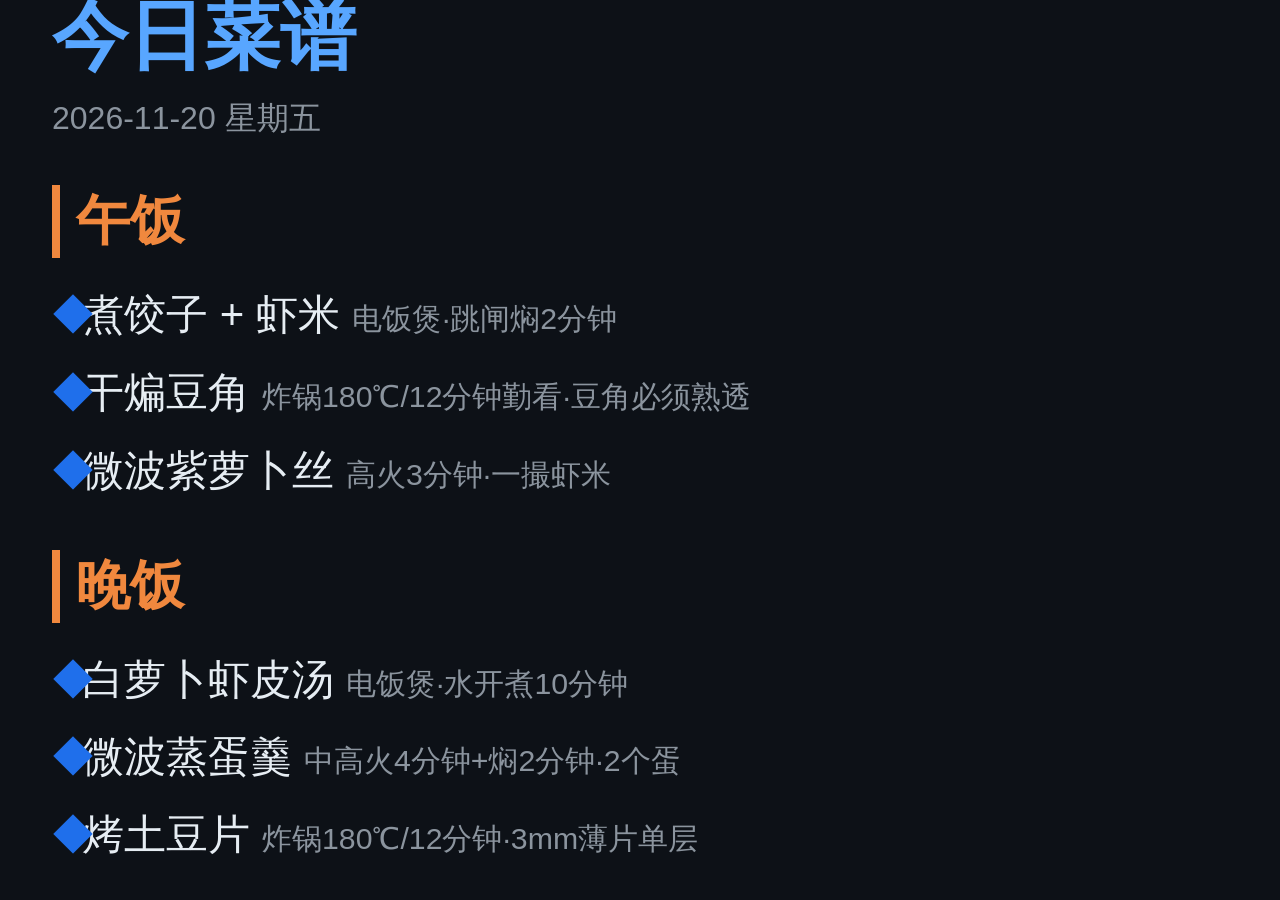
<file: lx-proxy/menu.html>
<!DOCTYPE html><html lang="zh-CN"><head><meta charset="utf-8"><style>
body{margin:0;background:#0d1117;color:#e6edf3;font-family:"PingFang SC","Microsoft YaHei",sans-serif;height:100vh;display:flex;flex-direction:column;justify-content:center;padding:0 52px;box-sizing:border-box;overflow:hidden}
h1{font-size:clamp(40px,6vw,76px);margin:0 0 8px;color:#58a6ff}
.date{font-size:clamp(22px,3vw,32px);color:#8b949e;margin-bottom:44px}
.meal{margin-bottom:40px}
.meal h2{font-size:clamp(32px,4.6vw,54px);color:#f0883e;margin:0 0 18px;border-left:8px solid #f0883e;padding-left:16px}
.item{font-size:clamp(26px,3.7vw,42px);line-height:1.85;padding-left:30px;position:relative}
.item::before{content:"◆";position:absolute;left:0;color:#1f6feb}
.item small{color:#8b949e;font-size:.72em;margin-left:12px}
</style></head><body>
<h1>今日菜谱</h1><div class="date">2026-11-20 星期五</div>
<div class="meal"><h2>午饭</h2>
<div class="item">煮饺子 + 虾米<small>电饭煲·跳闸焖2分钟</small></div>
<div class="item">干煸豆角<small>炸锅180℃/12分钟勤看·豆角必须熟透</small></div>
<div class="item">微波紫萝卜丝<small>高火3分钟·一撮虾米</small></div></div>
<div class="meal"><h2>晚饭</h2>
<div class="item">白萝卜虾皮汤<small>电饭煲·水开煮10分钟</small></div>
<div class="item">微波蒸蛋羹<small>中高火4分钟+焖2分钟·2个蛋</small></div>
<div class="item">烤土豆片<small>炸锅180℃/12分钟·3mm薄片单层</small></div></div>
</body></html>
</file>
<file: web/css/style.css>
/* 田螺姑娘 kiosk 样式：弱机友好——无渐变动画开销、无图片资源、只用 transform/opacity */
* { margin: 0; padding: 0; box-sizing: border-box; }

html, body {
  width: 100%; height: 100%;
  background: #0d1117; color: #e6edf3;
  font-family: "PingFang SC", "Microsoft YaHei", "Noto Sans CJK SC", sans-serif;
  overflow: hidden;
  user-select: none;
}

.hidden { display: none !important; }

.view {
  position: absolute; inset: 0;
  display: flex; flex-direction: column;
  align-items: center; justify-content: center;
}

/* 连接徽标：固定在页签栏底部，不悬浮、不遮挡 iframe 内容 */
.badge {
  position: static; margin: 6px auto 10px;
  font-size: 12px; padding: 4px 8px; border-radius: 4px;
  white-space: nowrap; align-self: center;
  color: #8b949e; background: #161b22; border: 1px solid #30363d;
}
.badge-on  { color: #3fb950; border-color: #238636; }
.badge-off { color: #f85149; border-color: #da3633; }

/* 待机时钟 */
#view-clock { gap: 24px; }
#clock-time { font-size: 200px; font-weight: 700; letter-spacing: 6px; font-variant-numeric: tabular-nums; }
#clock-date { font-size: 34px; color: #8b949e; }
#clock-hint { font-size: 22px; color: #484f58; }

/* 卡片 */
#view-card { background: #0d1117; padding: 60px; align-items: flex-start; }
#view-card.banner {
  inset: auto 0 0 0; height: 40%;
  background: #161b22; border-top: 4px solid #1f6feb;
  padding: 24px 40px; justify-content: flex-start;
}
#card-priority { display: none; }
#view-card.high #card-priority {
  display: block; font-size: 22px; color: #f85149; margin-bottom: 12px;
  font-weight: 700;
}
#card-title { font-size: 64px; font-weight: 700; margin-bottom: 36px; }
#view-card.banner #card-title { font-size: 36px; margin-bottom: 16px; }
#card-items { list-style: none; }
#card-items li {
  font-size: 40px; line-height: 1.9; color: #c9d1d9;
  padding-left: 36px; position: relative;
}
#card-items li::before { content: "◆"; position: absolute; left: 0; color: #1f6feb; }
#view-card.banner #card-items li { font-size: 26px; line-height: 1.7; }

/* 卡片上屏动效（只用 transform/opacity） */
#view-card:not(.hidden) #card-title,
#view-card:not(.hidden) #card-items li {
  animation: rise .25s ease-out both;
}
@keyframes rise { from { opacity: 0; transform: translateY(12px); } to { opacity: 1; transform: none; } }

/* 临时全屏层（card）盖在常驻槽之上；html/image 为模态卡片（见上方） */
#view-card { z-index: 50; }
#view-html, #view-image { z-index: 50; }

/* 常驻页签 iframe 容器：左侧留 110px 给页签栏 */
#slot-frames { position: absolute; left: 110px; right: 0; top: 0; bottom: 0; z-index: 1; }
.slot-frame { position: absolute; inset: 0; }
.slot-frame iframe { width: 100%; height: 100%; border: 0; background: #000; }

/* 左侧页签栏 */
#slot-bar {
  position: absolute; left: 0; top: 0; bottom: 0; width: 110px; z-index: 95;
  background: rgba(13,17,23,.95); border-right: 1px solid #30363d;
  display: flex; flex-direction: column;
}
#slot-list {
  display: flex; flex-direction: column; justify-content: flex-start;
  gap: 12px; width: 100%; padding: 12px 8px; flex: 1;
  overflow-y: auto; overflow-x: hidden;
}
.slot-btn {
  display: flex; flex-direction: column; align-items: center; gap: 6px;
  padding: 12px 4px; border-radius: 12px; cursor: pointer;
  background: #21262d; border: 1px solid #30363d; color: #8b949e;
  -webkit-tap-highlight-color: transparent;
}
.slot-btn .slot-icon { font-size: 36px; line-height: 1; }
.slot-btn .slot-label { font-size: 18px; }
.slot-btn.active { background: #1f6feb; border-color: #388bfd; color: #fff; }
.slot-btn:active { background: #30363d; }

/* 图片 */
#view-image img { max-width: 100%; max-height: 100%; object-fit: contain; }

/* 播报字幕条 */
#speak-bar {
  position: absolute; left: 0; right: 0; bottom: 60px; z-index: 80;
  text-align: center; font-size: 34px; color: #58a6ff;
  text-shadow: 0 2px 8px #000;
  animation: rise .2s ease-out both;
}

/* 聆听提示条 */
#listen-bar {
  position: absolute; left: 0; right: 0; bottom: 0; z-index: 80;
  text-align: center; font-size: 30px; padding: 20px;
  background: #161b22; border-top: 3px solid #3fb950;
  color: #3fb950;
}

/* 熄屏遮罩 */
#off-overlay { position: absolute; inset: 0; z-index: 100; background: #000; }

/* 临时模态层：半透明遮罩 + 居中卡片（2026-11-13 f 版）；X 贴卡片右上角，不再跟连接徽标抢屏幕角 */
#view-html:not(.hidden), #view-image:not(.hidden) {
  display: flex; align-items: center; justify-content: center;
  background: rgba(10, 12, 16, .78);
}
.modal-mask { position: absolute; inset: 0; }
.temp-box {
  position: relative; width: 76%; height: 78%;
  background: #0d1117; border-radius: 20px; overflow: hidden;
  box-shadow: 0 24px 90px rgba(0, 0, 0, .55); border: 1px solid #30363d;
}
.temp-box iframe { width: 100%; height: 100%; border: 0; background: #fff; display: block; }
.temp-box img    { width: 100%; height: 100%; object-fit: contain; background: #000; display: block; }
.temp-close {
  position: absolute; top: 14px; right: 14px; z-index: 6;
  width: 60px; height: 60px; border-radius: 50%;
  background: rgba(255, 255, 255, .14); color: #e6edf3;
  border: 2px solid rgba(255, 255, 255, .3);
  font-size: 34px; line-height: 1; cursor: pointer;
  display: flex; align-items: center; justify-content: center;
  -webkit-tap-highlight-color: transparent;
}
.temp-close:active { background: rgba(248, 81, 73, .55); }

/* 通知历史翻页条已移除，由左侧页签栏替代 */

/* ========== 移动端竖屏适配（2026-11-19）：tab 栏沉底横排，桌面不受影响 ========== */
@media (max-width: 768px) {
  /* 页签栏：左侧竖条 → 底部横条 */
  #slot-bar {
    left: 0; right: 0; top: auto; bottom: 0;
    width: auto; height: 76px;
    border-right: none; border-top: 1px solid #30363d;
  }
  #slot-list {
    flex-direction: row; justify-content: flex-start;
    gap: 8px; padding: 10px 12px;
    overflow-x: auto; overflow-y: hidden;
  }
  .slot-btn {
    flex-direction: row; gap: 6px;
    padding: 10px 14px; flex-shrink: 0;
  }
  .slot-btn .slot-icon { font-size: 22px; }
  .slot-btn .slot-label { font-size: 14px; white-space: nowrap; }

  /* 内容区：让出底部 76px */
  #slot-frames { left: 0; bottom: 76px; }

  /* 待机时钟随屏缩放 */
  #clock-time { font-size: clamp(84px, 24vw, 160px); }
  #clock-date { font-size: 22px; }
  #clock-hint { font-size: 15px; }

  /* 卡片字号收紧 */
  #view-card { padding: 28px 22px; }
  #card-title { font-size: 34px; margin-bottom: 18px; }
  #card-items li { font-size: 22px; line-height: 1.7; padding-left: 24px; }
  #view-card.banner { height: 46%; padding: 16px 22px; }
  #view-card.banner #card-title { font-size: 24px; }

  /* 播报条 */
  #speak-bar { bottom: 88px; font-size: 20px; }
  #listen-bar { font-size: 18px; padding: 12px; }

  /* 连接徽标：手机底栏空间有限，不显示 */
  .badge { display: none; }

  /* 模态卡片全屏化 */
  .temp-box { width: 94%; height: 84%; }
  .temp-close { width: 44px; height: 44px; font-size: 24px; }
}
</file>
